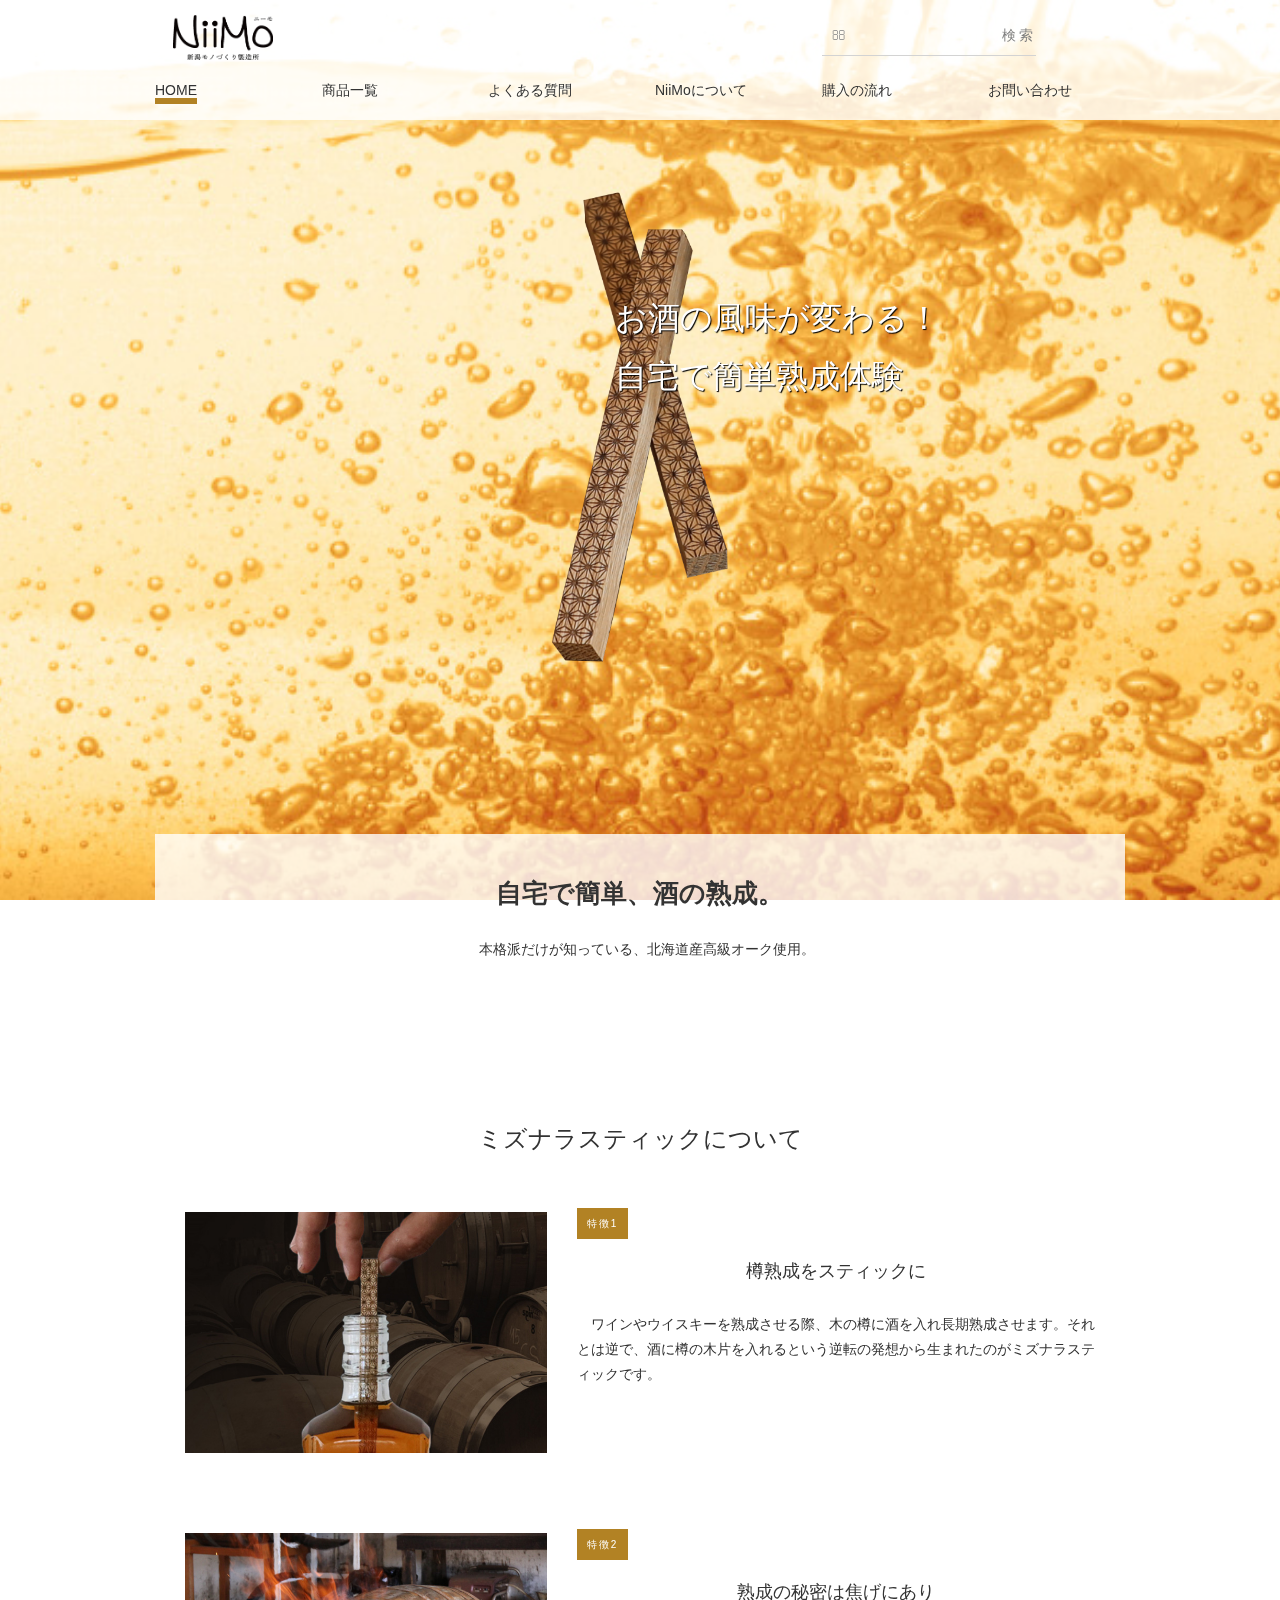
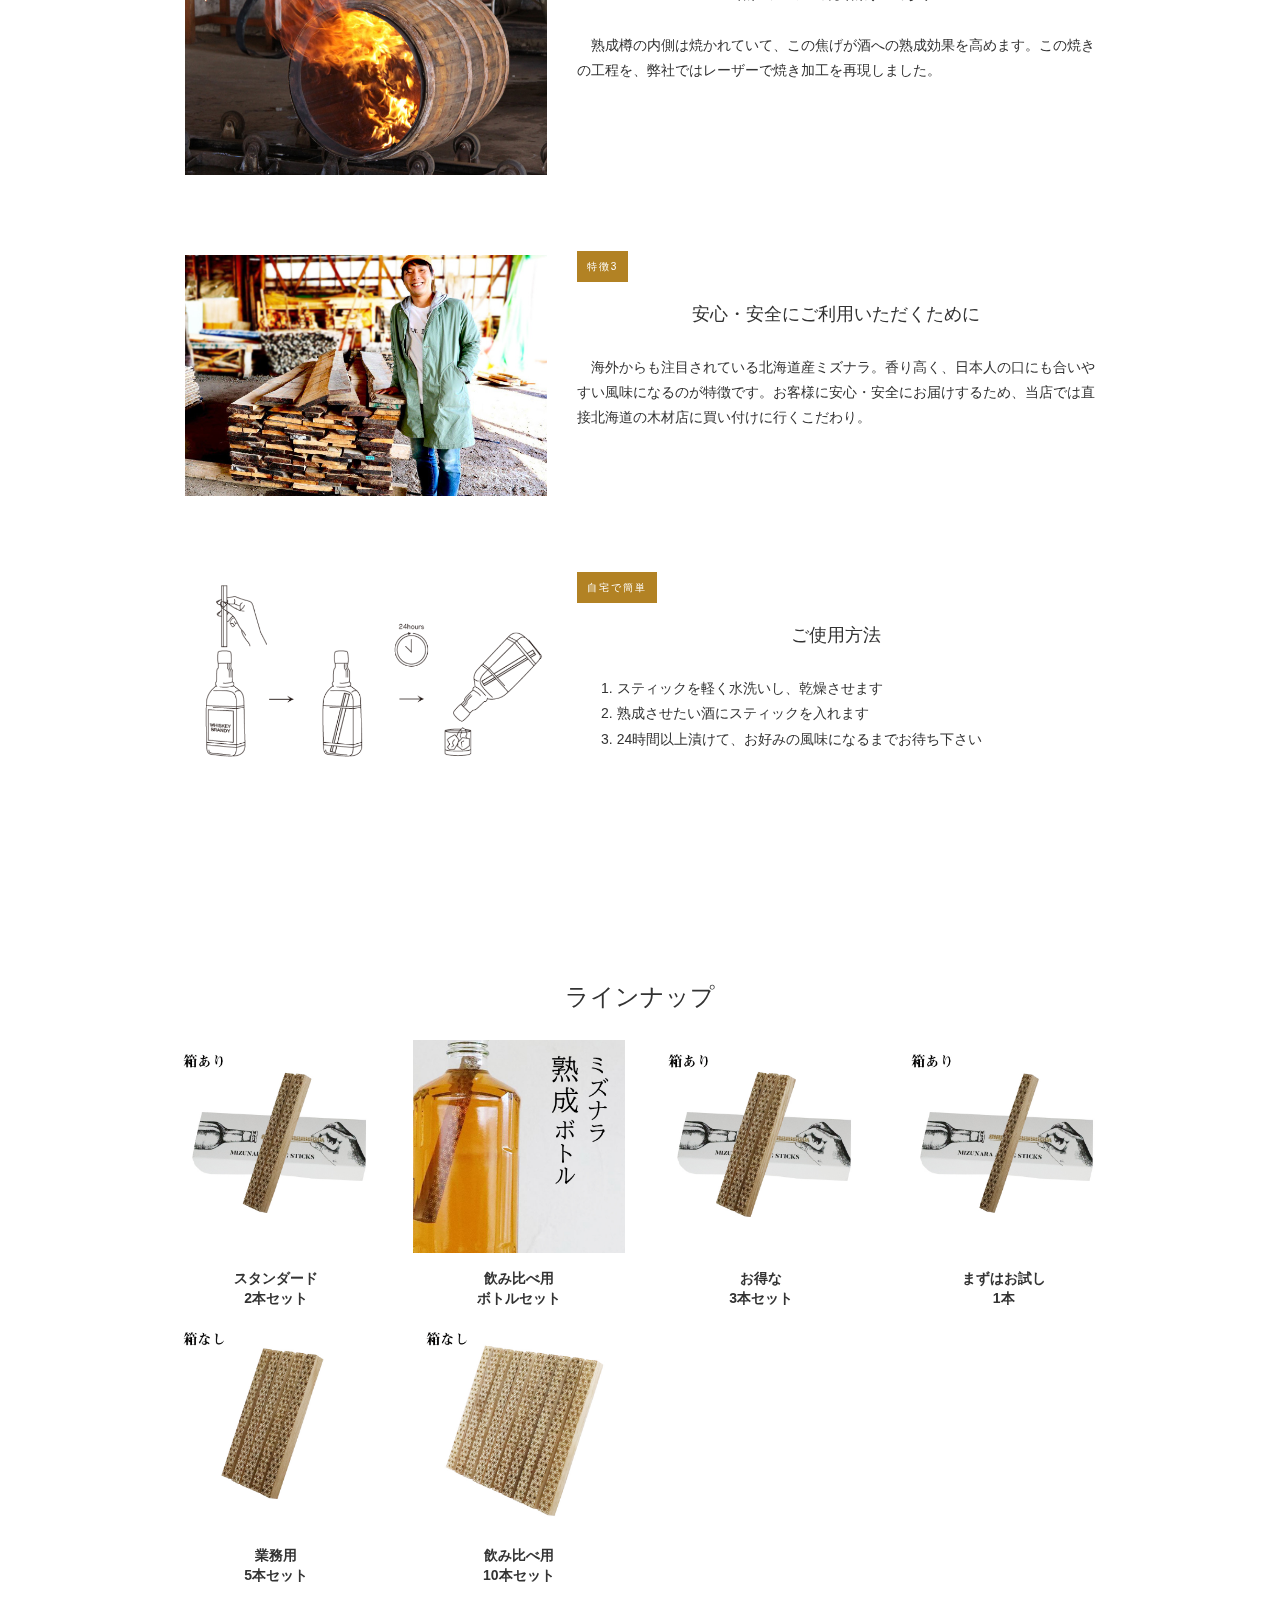
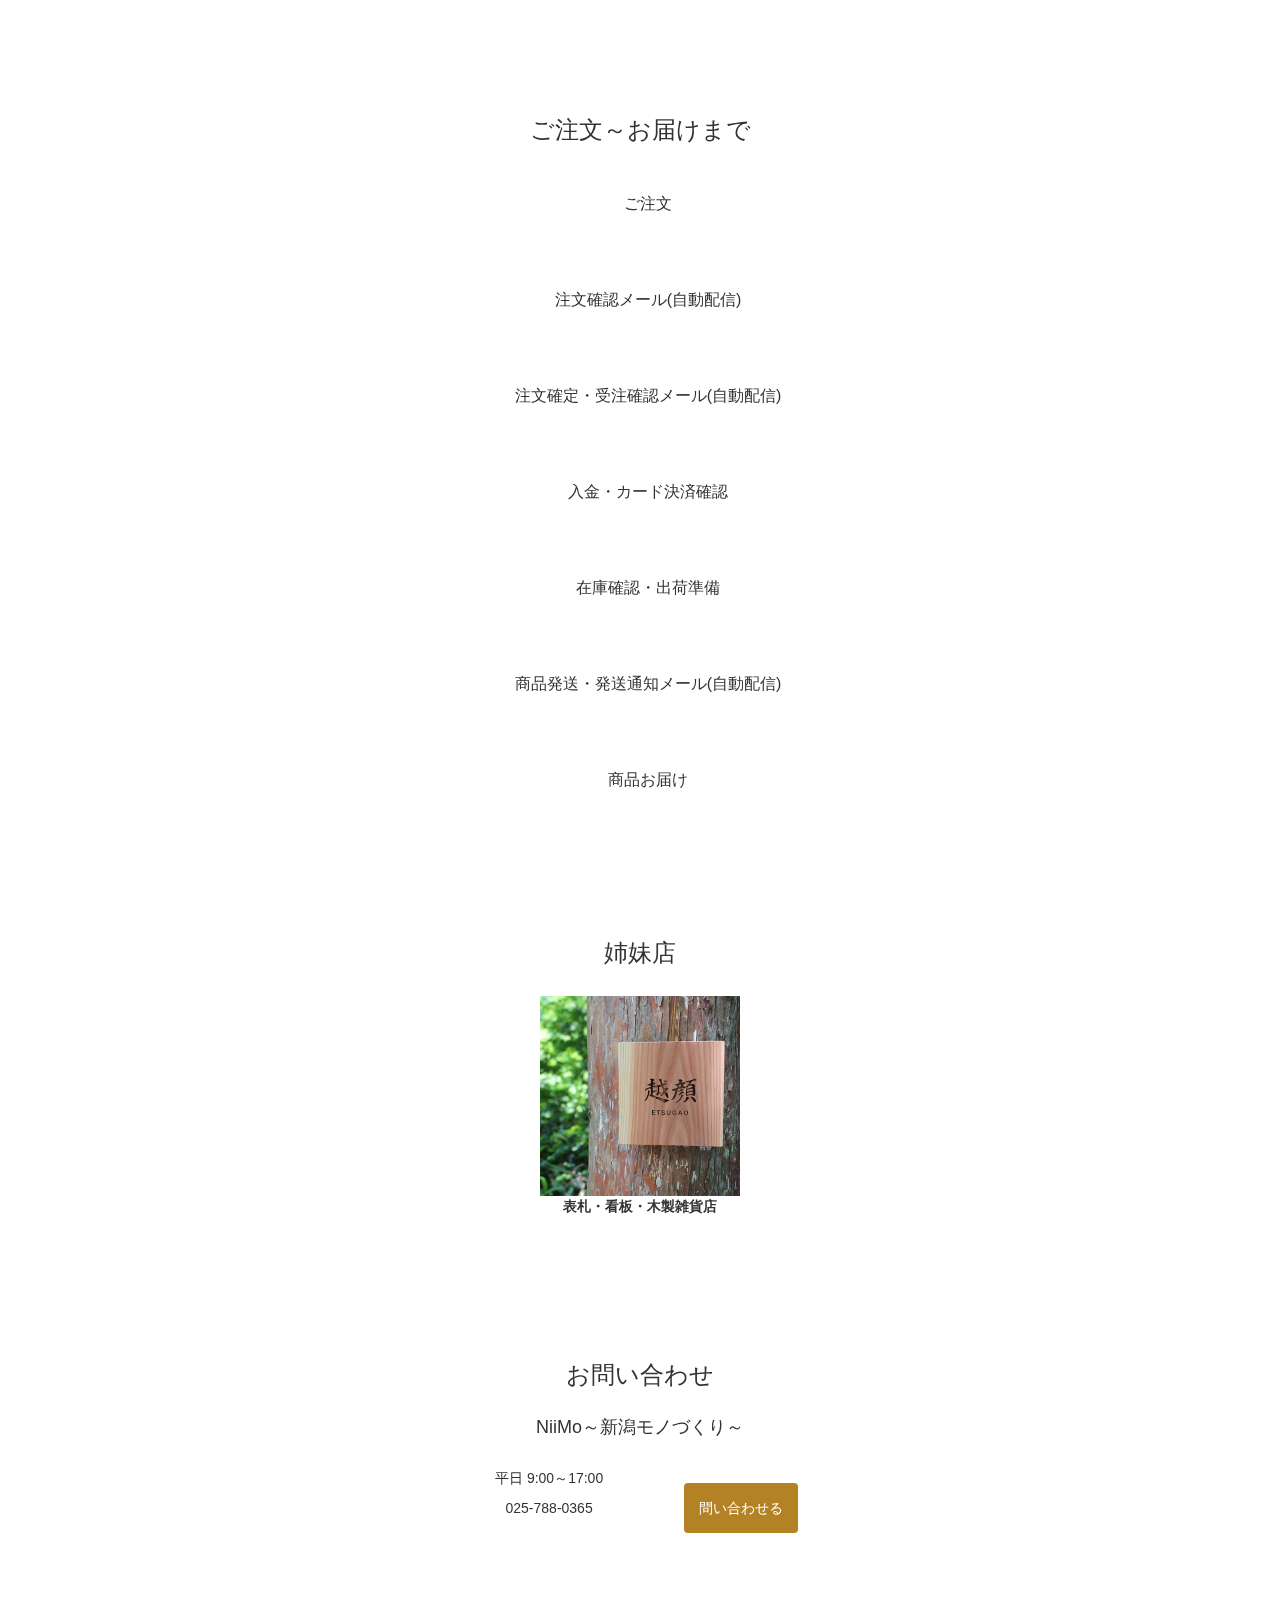
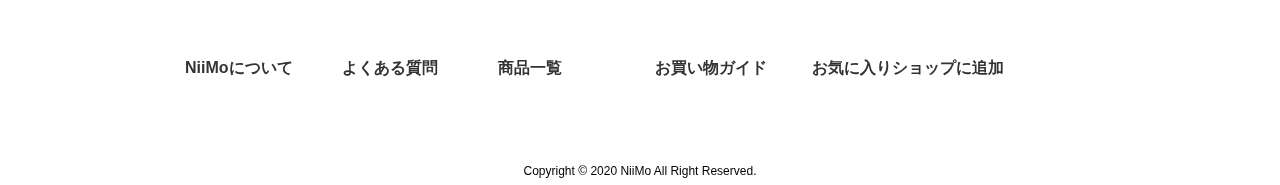
<file: index.html>
<!doctype html>
<html>
<head>
<meta charset="utf-8">
<meta name="viewport" content="width=device-width, initial-scale=1.0">
<title>ウイスキーを熟成するスティックや、看板・表札・案内板などの新商品を続々リリース！ | 新潟モノづくり製造所～NiiMo～</title>

<!-- Fontawesome -->
<link rel="stylesheet" href="https://use.fontawesome.com/releases/v5.3.1/css/all.css" integrity="sha384-mzrmE5qonljUremFsqc01SB46JvROS7bZs3IO2EmfFsd15uHvIt+Y8vEf7N7fWAU" crossorigin="anonymous">
<link href="https://maxcdn.bootstrapcdn.com/font-awesome/4.7.0/css/font-awesome.min.css" rel="stylesheet" >

<!-- favicon -->
<link rel="icon" href="img/favicon.ico" sizes="32x32">

<!-- bootstrap theme -->
<link rel="stylesheet" href="theme/white_pro-master/css/bootstrap.min.css">

<!-- my style -->
<link rel="stylesheet" href="css/base.css">
<link rel="stylesheet" href="css/top.css">

</head>

<body>

<!-- reaf mark -->
<svg width="0" height="0" viewBox="0, 0, 26, 26">
    <g id="reafmark">
      <path d="M13,6.1L7.4,0.6C6.7,0,5.7-0.2,4.9,0.2C4,0.5,3.5,1.4,3.5,2.3v13.9c0,0.9,0.4,1.8,1.1,2.5l6.9,6.7
		c0.9,0.9,2.3,0.9,3.2,0l6.9-6.7c0.7-0.7,1.1-1.5,1.1-2.5V2.3c0-0.9-0.6-1.8-1.4-2.1c-0.9-0.4-1.8-0.2-2.5,0.5L13,6.1z M19.3,15.8
		c0,0.3-0.1,0.6-0.4,0.8L13,22.4V10.6l1.1-1.1l4.2-4c0.2-0.2,0.4-0.2,0.6-0.1c0.2,0.1,0.4,0.3,0.4,0.5V15.8z"></path>
    </g>
</svg>

<!-- navigation for mobile -->
<nav class="mobile-header navbar navbar-default navbar-fixed-top container visible-xs">
  <div class="row">
    <div class="shoptitle col-xs-4">
      <a href="./">
        <img src="img/sp/logo.png" alt="">
      </a>
    </div>
  </div>
</nav>

<!-- navigation drawer for mobile -->
<div id="navArea" class="mobile-header visible-xs">
  <nav>
    <div class="inner">
      <ul>
        <li><a href="./"><i class="fas fa-home"></i>HOME</a></li>
        <li><a href="https://search.rakuten.co.jp/search/mall/?lang=ja&pref=tokyo&sid=381715"><i class="fas fa-list-ul"></i>商品一覧</a></li>
        <li><a href="content-page/qa.html"><i class="far fa-question-circle"></i>よくある質問</a></li>
        <li><a href="content-page/about-niimo.html"><i class="fas fa-image"></i>NiiMoについて</a></li>
        <li><a href="https://my.bookmark.rakuten.co.jp/shop/regist?shop_bid=381715&surl=niigata-monodukuri&sname=NiiMo&svid=205"><i class="far fa-star"></i>お気に入り店に登録</a></li>
        <li><a href="content-page/howtoorder.html"><svg class="i" viewBox="0, 0, 26, 26"><use xlink:href="#reafmark"></use></svg>お買い物ガイド</a></li>
        <li><a href="https://basket.step.rakuten.co.jp/rms/mall/bs/cartempty/?shop_bid=381715"><i class="fas fa-shopping-cart"></i>お買い物かご</a></li>
        <li><a href="https://ask.step.rakuten.co.jp/inquiry-form/?ms=500&shop_id=381715"><i class="far fa-envelope"></i>お問い合わせ</a></li>

        <li>
          <div class="searchbox">
            <div class="search">
            <form method="get" action="https://esearch.rakuten.co.jp/rms/sd/esearch/vc" accept-charset="EUC-JP">
              <div class="search">
                <input type="text" name="sitem" placeholder="検索"><input type="submit" value="&#xf002;" class="fas">
                <input type="hidden" name="f" value="A">
                <input type="hidden" name="sv" value="6">
                <input type="hidden" name="sid" value="381715">
                <input type="hidden" name="su" value="ep-naire">
                <input type="hidden" name="sn" value="NiiMo">
              </div>
            </form>
            </div>
          </div>
        </li>
      </ul>

    </div>
  </nav>
  <div class="navToggle">
    <span></span> <span></span> <span>MENU</span>
  </div>
</div>

<!-- navigation for pc -->
<nav class="pc-header navbar-fixed-top hidden-xs">
  <div class="pc-header-wrap">

    <div class="container">
      <div class="row">
        <div class="col-sm-2">
          <h1><a href="./"><img src="img/pc/niimo-logo2.png" alt=""></a></h1>
        </div>
        <div class="col-sm-6 dummy"></div>
        <div class="col-sm-4">
          <div class="searchbox">
            <div class="search">
              <form method="get" action="https://esearch.rakuten.co.jp/rms/sd/esearch/vc" accept-charset="EUC-JP">
                <div class="search">
                  <input type="submit" value="&#xf002;" class="fas"><input type="text" name="sitem" placeholder="検索">
                  <input type="hidden" name="f" value="A">
                  <input type="hidden" name="sv" value="6">
                  <input type="hidden" name="sid" value="381715">
                  <input type="hidden" name="su" value="ep-naire">
                  <input type="hidden" name="sn" value="NiiMo">
                </div>
              </form>
            </div>
          </div>
        </div>
      </div>
    </div>

    <div class="container links">
      <div class="row">
        <div class="col-sm-2"><a href="./"><span>HOME</span></a></div>
        <div class="col-sm-2"><a href="https://search.rakuten.co.jp/search/mall/?lang=ja&pref=tokyo&sid=381715">商品一覧</a></div>
        <div class="col-sm-2"><a href="content-page/qa.html">よくある質問</a></div>
        <div class="col-sm-2"><a href="content-page/about-niimo.html">NiiMoについて</a></div>
        <div class="col-sm-2"><a href="content-page/howtoorder.html">購入の流れ</a></div>
        <div class="col-sm-2"><a href="https://ask.step.rakuten.co.jp/inquiry-form/?ms=500&shop_id=381715">お問い合わせ</a></div>
      </div>
    </div>

  </div>
</nav>
<div class="pcheader-dummyspace hidden-xs"></div>

<div class="keyvisual">
  <div class="keyvisual-sp-wrapper visible-xs">
    <img class="img-responsive" src="img/sp/sticks.png" alt="">
    <img class="img-responsive scroll-arrow" src="img/sp/scroll.png" alt="">
    <p class="copy">お酒の風味が変わる！<br>自宅で簡単熟成体験</p>
  </div>
  <div class="keyvisual-pc-wrapper hidden-xs">
    <img class="img-responsive" src="img/sp/sticks.png" alt="">
    <p class="copy">お酒の風味が変わる！<br>自宅で簡単熟成体験</p>
  </div>
</div>

<div class="content-wrap">

<div class="catchcopy">
  <h2>自宅で簡単、酒の熟成。</h2>
  <p>本格派だけが知っている、北海道産高級オーク使用。</p>
</div>

<div class="about-stick">
  <h3>ミズナラスティックについて</h3>
  <div class="container">
    <div class="row">
      <div class="col-sm-5">
        <img src="img/sp/mizunara-in.jpg" alt="">
      </div>
      <div class="col-sm-7">
        <div class="hidden-xs"><span>特徴1</span></div>
        <h4 class="hidden-xs">樽熟成をスティックに</h4>
        <p>ワインやウイスキーを熟成させる際、木の樽に酒を入れ長期熟成させます。それとは逆で、酒に樽の木片を入れるという逆転の発想から生まれたのがミズナラスティックです。</p>
      </div>
    </div>
  </div>

  <div class="container">
    <div class="row">
      <div class="col-sm-5">
        <img src="img/sp/burn.jpg" alt="">
      </div>
      <div class="col-sm-7">
        <div class="hidden-xs"><span>特徴2</span></div>
        <h4 class="hidden-xs">熟成の秘密は焦げにあり</h4>
        <p>熟成樽の内側は焼かれていて、この焦げが酒への熟成効果を高めます。この焼きの工程を、弊社ではレーザーで焼き加工を再現しました。</p>
      </div>
    </div>
  </div>

  <div class="container">
    <div class="row">
      <div class="col-sm-5">
        <img src="img/sp/niimo-.jpg" alt="">
      </div>
      <div class="col-sm-7">
        <div class="hidden-xs"><span>特徴3</span></div>
        <h4 class="hidden-xs">安心・安全にご利用いただくために</h4>
        <p>海外からも注目されている北海道産ミズナラ。香り高く、日本人の口にも合いやすい風味になるのが特徴です。お客様に安心・安全にお届けするため、当店では直接北海道の木材店に買い付けに行くこだわり。</p>
      </div>
    </div>
  </div>

  <div class="container hidden-xs">
    <div class="row">
      <div class="col-sm-5">
        <img src="img/sp/usage.png" alt="">
      </div>
      <div class="col-sm-7">
        <div><span>自宅で簡単</span></div>
        <h4>ご使用方法</h4>
        <p>
          <ol>
            <li>スティックを軽く水洗いし、乾燥させます</li>
            <li>熟成させたい酒にスティックを入れます</li>
            <li>24時間以上漬けて、お好みの風味になるまでお待ち下さい</li>
          </ol>
        </p>
      </div>
    </div>
  </div>
</div>

<div class="howto visible-xs">
  <h3>ご使用方法</h3>
  <img src="img/sp/usage.png" alt="">
  <p>
    <ol>
      <li>スティックを軽く水洗いし、乾燥させます</li>
      <li>熟成させたい酒にスティックを入れます</li>
      <li>24時間以上漬けて、お好みの風味になるまでお待ち下さい</li>
    </ol>
  </p>
</div>

<div class="lineup">
  <h3>ラインナップ</h3>
  <div class="row">
    <a href="https://item.rakuten.co.jp/niigata-monodukuri/mizunara-sticks-2pcs/">
      <div class="col-xs-6 col-sm-4 col-md-3">
        <img src="img/sp/box-2pcs.jpg" alt="">
        <p>スタンダード<br>2本セット</p>
      </div>
    </a>

    <a href="https://item.rakuten.co.jp/niigata-monodukuri/mizunara-aging-bottle/">
      <div class="col-xs-6 col-sm-4 col-md-3">
        <img src="img/sp/bottle01.jpg" alt="">
        <p>飲み比べ用<br>ボトルセット</p>
      </div>
    </a>

    <a href="https://item.rakuten.co.jp/niigata-monodukuri/mizunara-sticks-3pcs/">
      <div class="col-xs-6 col-sm-4 col-md-3">
        <img src="img/sp/box-3pcs.jpg" alt="">
        <p>お得な<br>3本セット</p>
      </div>
    </a>

    <a href="https://item.rakuten.co.jp/niigata-monodukuri/mizunara-sticks-1pc/">
      <div class="col-xs-6 col-sm-4 col-md-3">
        <img src="img/sp/box-1pc.jpg" alt="">
        <p>まずはお試し<br>1本</p>
      </div>
    </a>

    <a href="https://item.rakuten.co.jp/niigata-monodukuri/mizunara-sticks-eco-5pcs/">
      <div class="col-xs-6 col-sm-4 col-md-3">
        <img src="img/sp/eco-5pcs.jpg" alt="">
        <p>業務用<br>5本セット</p>
      </div>
    </a>

    <a href="https://item.rakuten.co.jp/niigata-monodukuri/mizunara-sticks-eco-10pcs/">
      <div class="col-xs-6 col-sm-4 col-md-3">
        <img src="img/sp/eco-10pcs.jpg" alt="">
        <p>飲み比べ用<br>10本セット</p>
      </div>
    </a>

  </div>
</div>

<div id="shopping-flow">
  <h3>ご注文～お届けまで</h3>
  <p>ご注文</p>
  <i class="fas fa-sort-down"></i>
  <p>注文確認メール(自動配信)</p>
  <i class="fas fa-sort-down"></i>
  <p>注文確定・受注確認メール(自動配信)</p>
  <i class="fas fa-sort-down"></i>
  <p>入金・カード決済確認</p>
  <i class="fas fa-sort-down"></i>
  <p>在庫確認・出荷準備</p>
  <i class="fas fa-sort-down"></i>
  <p>商品発送・発送通知メール(自動配信)</p>
  <i class="fas fa-sort-down"></i>
  <p>商品お届け</p>
</div>

<div class="other-shop">
  <h3>姉妹店</h3>
  <div class="item">
    <a href="https://www.rakuten.ne.jp/gold/ep-naire/"><img src="img/sp/shop-hyousatsu.jpg" alt=""></a>
    <p>表札・看板・木製雑貨店</p>
  </div>
</div>

<div id="whats-niimo" class="visible-xs">
  <h2>NiiMoとは</h2>
  <img src="img/sp/whats.png" alt="">
  <p>
    こんにちは！
    <ruby><rb>新</rb><rp>(</rp><rt>Nii</rt><rp>)</rp></ruby>
    潟
    <ruby><rb>モ</rb><rp>(</rp><rt>Mo</rt><rp>)</rp></ruby>
    ノづくり、略して
    <ruby><rb>NiiMo</rb><rp>(</rp><rt>ニーモ</rt><rp>)</rp></ruby>
    です！
    私たちは新潟県南魚沼市という、お米と雪が有名な 地域の小さな会社です。
  </p>
  <p>当店では主に、現在利用されなくなった
    <ruby><rb>旧薪炭林</rb><rp>(</rp><rt>きゅうしんたんりん</rt><rp>)</rp></ruby>
    （薪や墨の原料となる木材を採取する 為の森林）のブナを有効活用し、地域の活性化に 役立てています。</p>
    <p>国内で出回っている木材の約８割が輸入材という 事実を知り、国内産の木材の魅力と林業の現状を より多くの方々に認知していただきたいという 想いで、製品作りに取り組んでいます。</p>
  </p>
</div>

</div> <!-- .content-wrap -->

<footer>
  <div class="contact">
    <div class="row whitebox">
      <h3>お問い合わせ</h3>
      <h4>NiiMo～新潟モノづくり～</h4>
      <div class="col-xs-7">
        <p><i class="far fa-clock"></i>平日&nbsp;9:00～17:00</p>
        <p><i class="fas fa-phone"></i>025-788-0365</p>
      </div>
      <div class="col-xs-5">
        <a href="https://ask.step.rakuten.co.jp/inquiry-form/?ms=500&shop_id=381715">
          <button class="btn btn-success">問い合わせる</button>
        </a>
      </div>
    </div>
  </div>

  <div class="container">
    <div class="row">
      <div class="col-xs-6 col-sm-4 col-md-2"><a href="content-page/about-niimo.html">NiiMoについて</a></div>
      <div class="col-xs-6 col-sm-4 col-md-2"><a href="content-page/qa.html">よくある質問</a></div>
      <div class="col-xs-6 col-sm-4 col-md-2"><a href="https://search.rakuten.co.jp/search/mall/?lang=ja&pref=tokyo&sid=381715">商品一覧</a></div>
      <div class="col-xs-6 col-sm-4 col-md-2"><a href="content-page/howtoorder.html">お買い物ガイド</a></div>
      <div class="col-xs-10 col-sm-8 col-md-4"><a href="https://my.bookmark.rakuten.co.jp/shop/regist?shop_bid=381715&surl=niigata-monodukuri&sname=NiiMo&svid=205">お気に入りショップに追加</a></div>
    </div>
  </div>

  <div class="copyright">
    <p>Copyright &copy; 2020 NiiMo All Right Reserved.</p>
  </div>
</footer>

<!-- bootstrap theme -->
<script src="https://code.jquery.com/jquery-3.4.1.slim.min.js" integrity="sha384-J6qa4849blE2+poT4WnyKhv5vZF5SrPo0iEjwBvKU7imGFAV0wwj1yYfoRSJoZ+n" crossorigin="anonymous"></script>
<script src="https://cdn.jsdelivr.net/npm/popper.js@1.16.0/dist/umd/popper.min.js" integrity="sha384-Q6E9RHvbIyZFJoft+2mJbHaEWldlvI9IOYy5n3zV9zzTtmI3UksdQRVvoxMfooAo" crossorigin="anonymous"></script>
<script src="theme/white_pro-master/js/bootstrap.min.js"></script>

<!-- hamburger navigation -->
<script src="js/nav.js"></script>
</body>
</html>
</file>
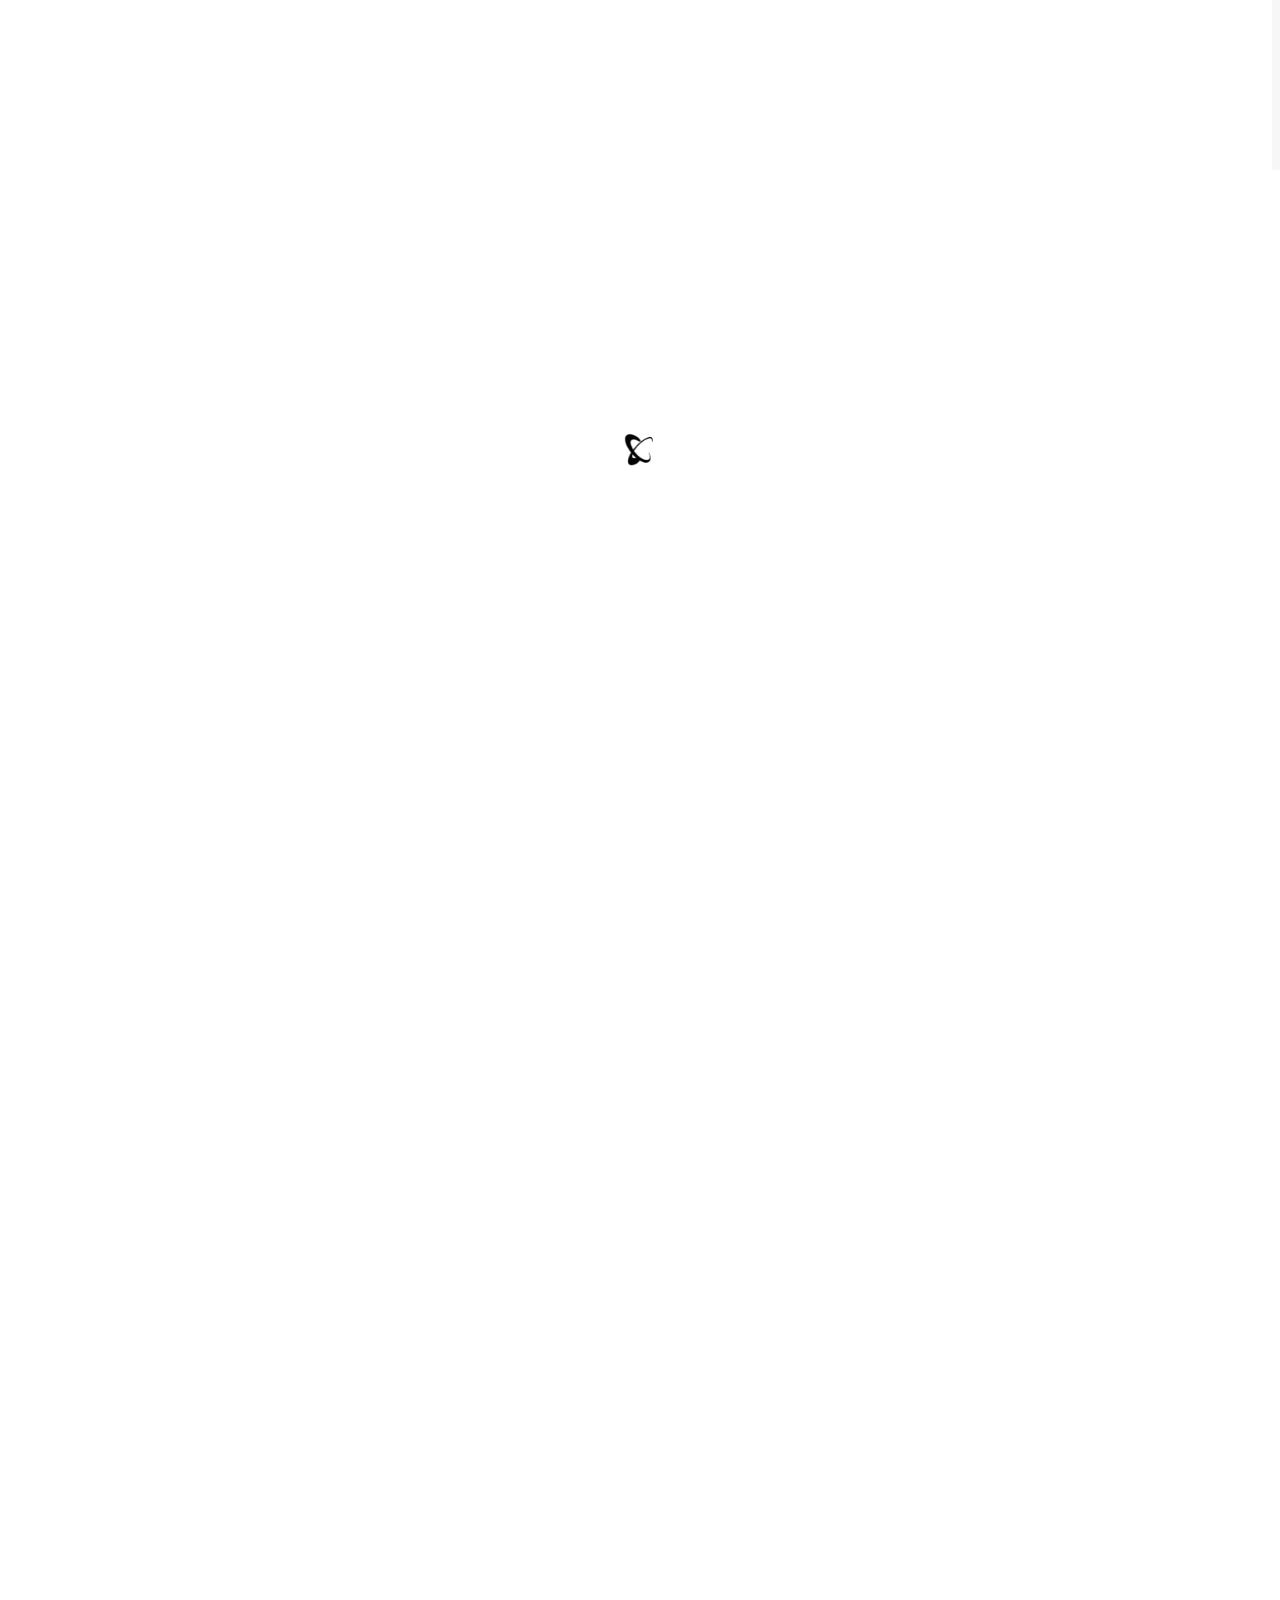
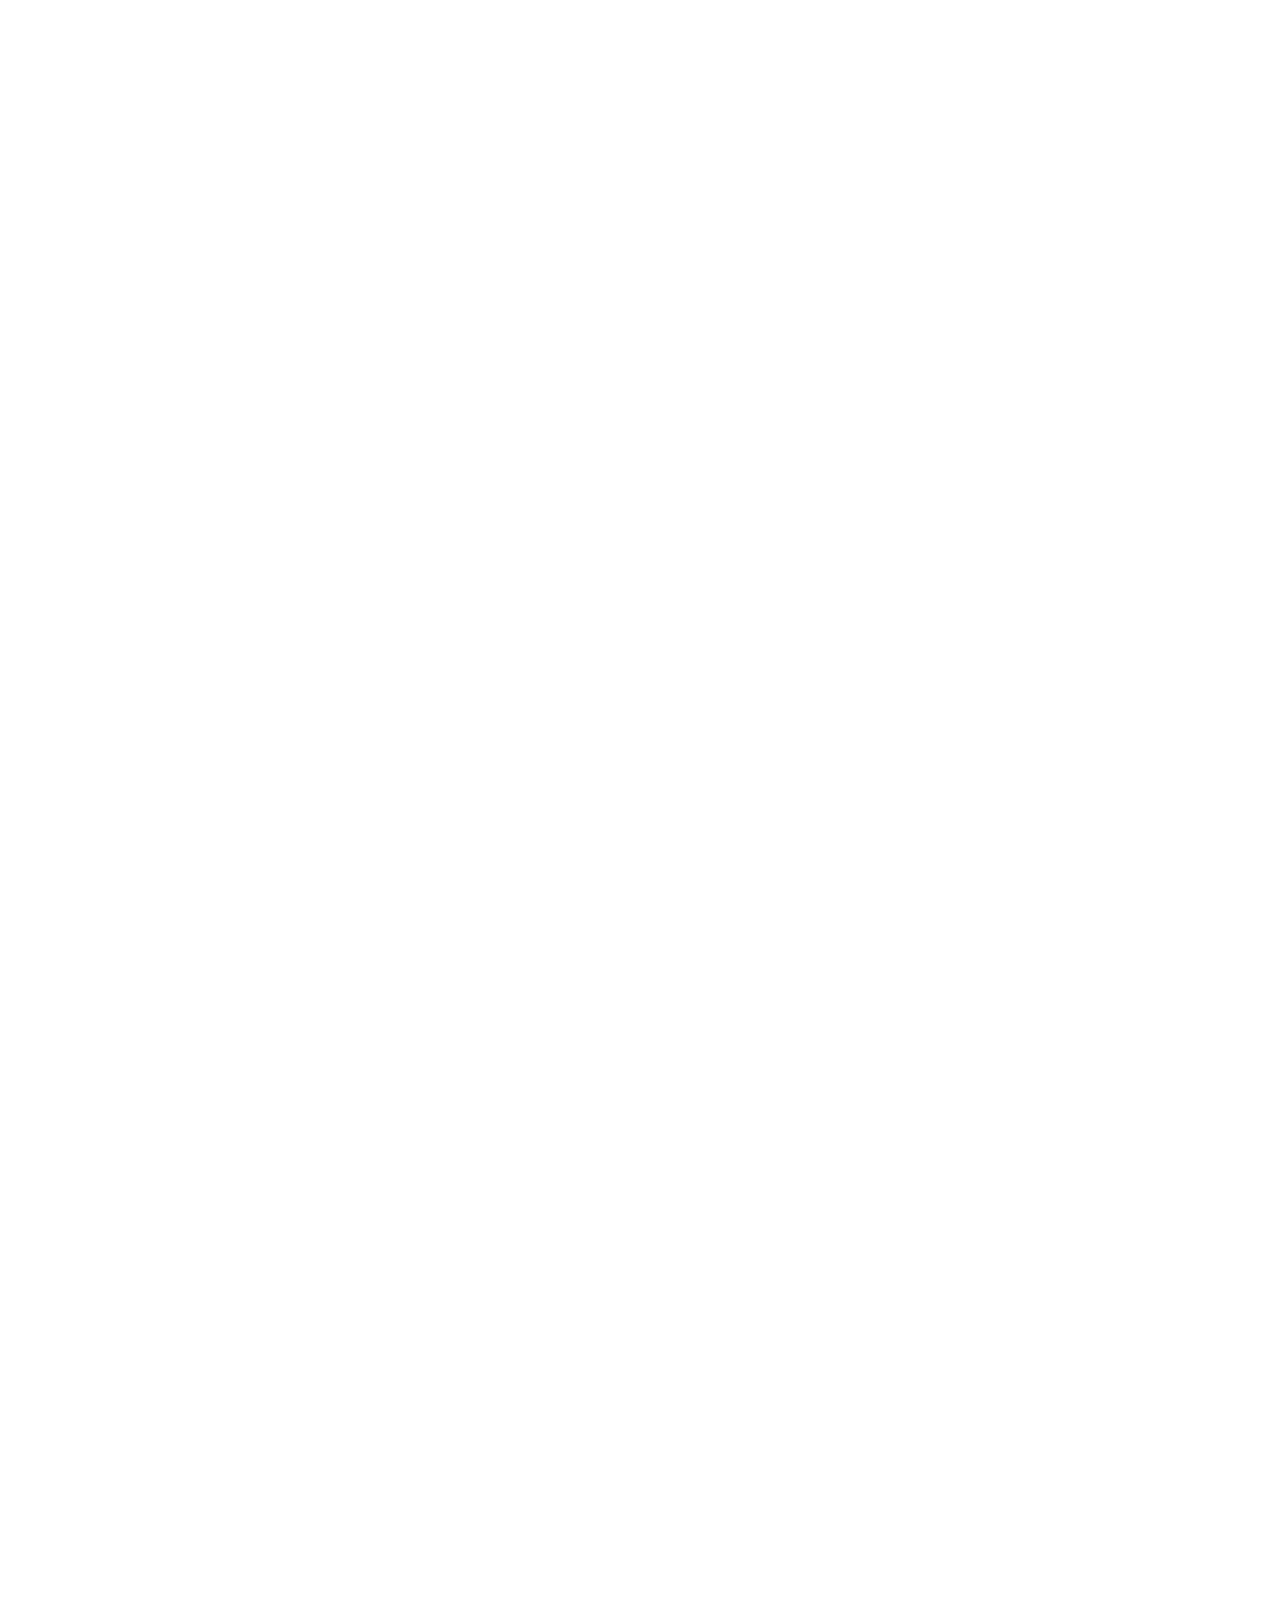
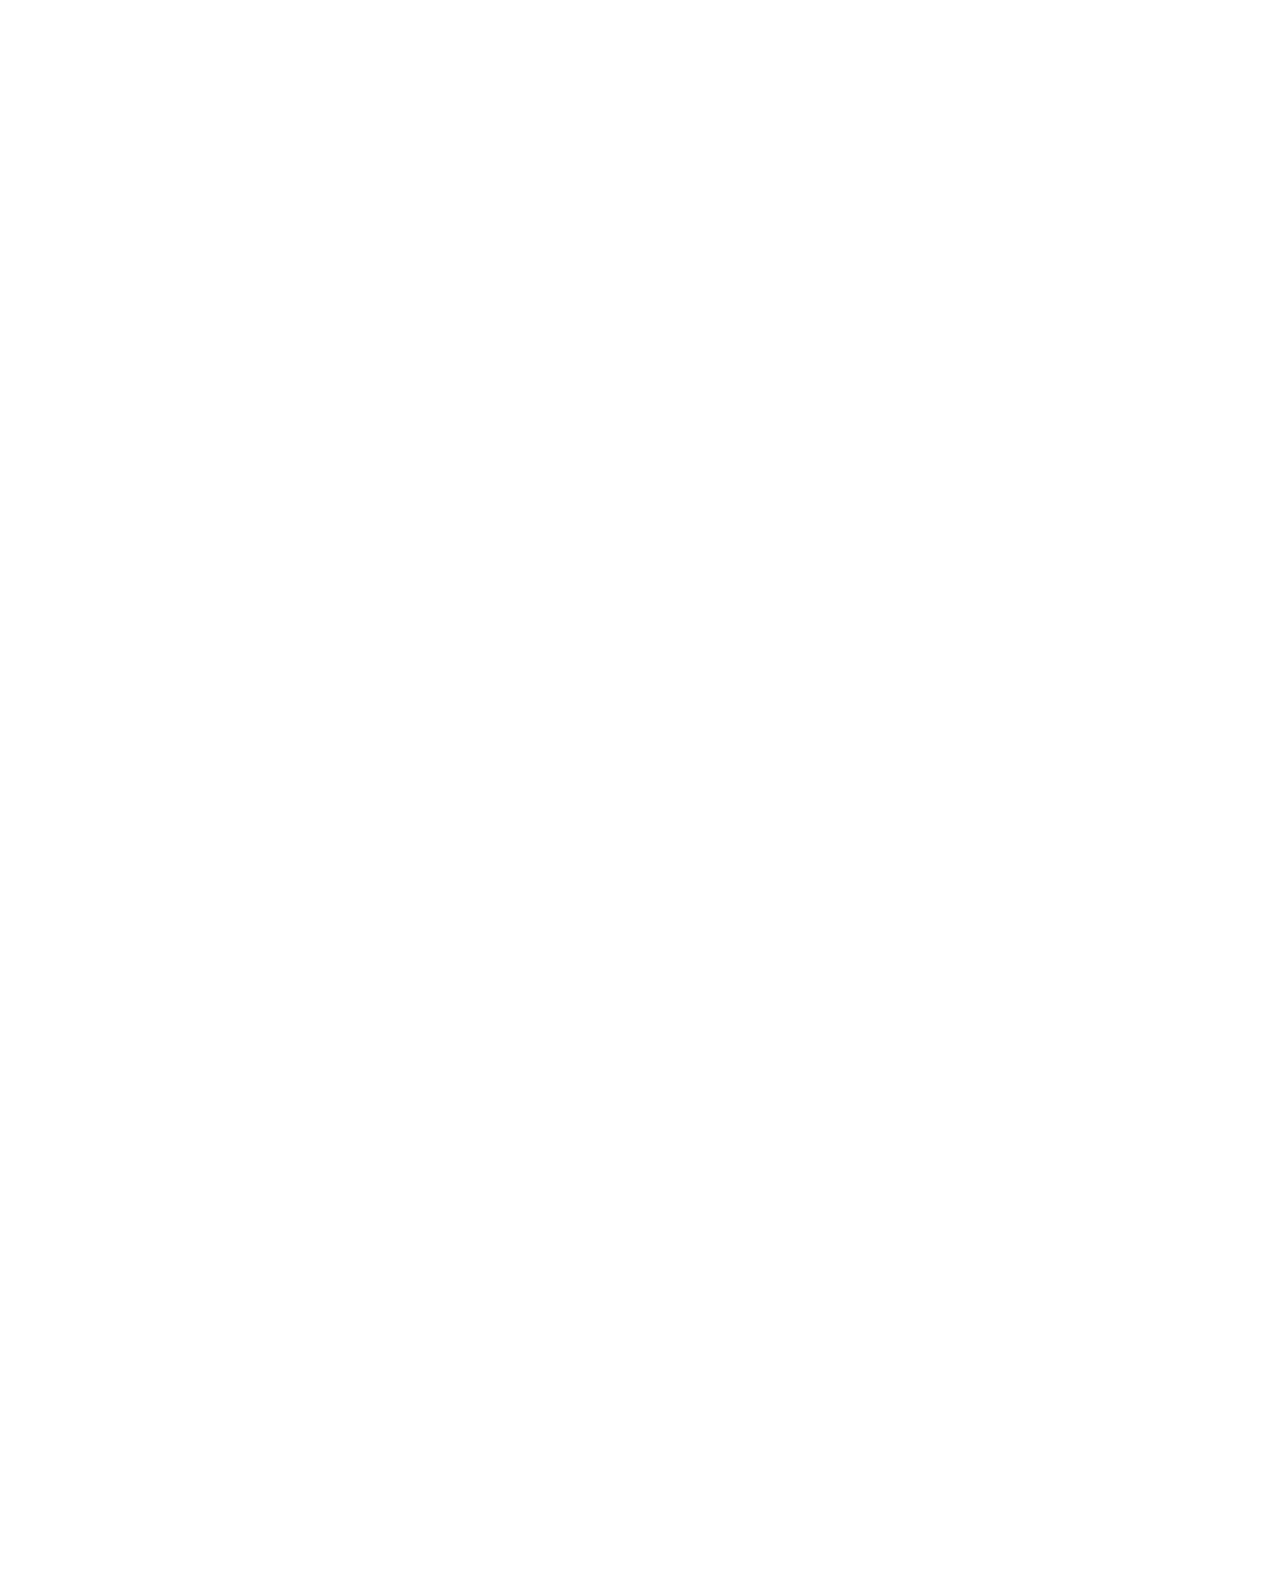
<file: theme/white_pro-master/index.html>
<!DOCTYPE html>
<html lang="en">
<head>
	
	<meta charset="utf-8">
	<title>White | responsive bootstrap3 html5 one page template</title>
    <meta name="viewport" content="width=device-width, initial-scale=1.0">
	<meta name="description" content="">
	<meta name="author" content="">
	
	<link rel="shortcut icon" href="images/favicon.ico">
    
	<!-- CSS -->
	<link href="css/bootstrap.min.css" rel="stylesheet" type="text/css" />
	<link href="css/flexslider.css" rel="stylesheet" type="text/css" />
	<link href="css/prettyPhoto.css" rel="stylesheet" type="text/css" />
	<link href="css/animate.css" rel="stylesheet" type="text/css" media="all" />
    <link href="css/owl.carousel.css" rel="stylesheet">
	<link href="css/style.css" rel="stylesheet" type="text/css" />
    
	<!-- FONTS -->
	<link href='http://fonts.googleapis.com/css?family=Roboto:400,100,100italic,300,300italic,400italic,500italic,700,500,700italic,900,900italic' rel='stylesheet' type='text/css'>
	<link href="http://netdna.bootstrapcdn.com/font-awesome/4.0.3/css/font-awesome.css" rel="stylesheet">	
    
	<!-- SCRIPTS -->
	<!--[if IE]><script src="http://html5shiv.googlecode.com/svn/trunk/html5.js"></script><![endif]-->
    <!--[if IE]><html class="ie" lang="en"> <![endif]-->
	
	<script src="js/jquery.min.js" type="text/javascript"></script>
	<script src="js/bootstrap.min.js" type="text/javascript"></script>
	<script src="js/jquery.prettyPhoto.js" type="text/javascript"></script>
	<script src="js/jquery.nicescroll.min.js" type="text/javascript"></script>
	<script src="js/superfish.min.js" type="text/javascript"></script>
	<script src="js/jquery.flexslider-min.js" type="text/javascript"></script>
	<script src="js/owl.carousel.js" type="text/javascript"></script>
	<script src="js/animate.js" type="text/javascript"></script>
	<script src="js/jquery.BlackAndWhite.js"></script>
	<script src="js/myscript.js" type="text/javascript"></script>
	<script>
		
		//PrettyPhoto
		jQuery(document).ready(function() {
			$("a[rel^='prettyPhoto']").prettyPhoto();
		});
		
		//BlackAndWhite
		$(window).load(function(){
			$('.client_img').BlackAndWhite({
				hoverEffect : true, // default true
				// set the path to BnWWorker.js for a superfast implementation
				webworkerPath : false,
				// for the images with a fluid width and height 
				responsive:true,
				// to invert the hover effect
				invertHoverEffect: false,
				// this option works only on the modern browsers ( on IE lower than 9 it remains always 1)
				intensity:1,
				speed: { //this property could also be just speed: value for both fadeIn and fadeOut
					fadeIn: 300, // 200ms for fadeIn animations
					fadeOut: 300 // 800ms for fadeOut animations
				},
				onImageReady:function(img) {
					// this callback gets executed anytime an image is converted
				}
			});
		});
		
	</script>
	
</head>
<body>

<!-- PRELOADER -->
<img id="preloader" src="images/preloader.gif" alt="" />
<!-- //PRELOADER -->
<div class="preloader_hide">

	<!-- PAGE -->
	<div id="page">
	
		<!-- HEADER -->
		<header>
			
			<!-- MENU BLOCK -->
			<div class="menu_block">
			
				<!-- CONTAINER -->
				<div class="container clearfix">
					
					<!-- LOGO -->
					<div class="logo pull-left">
						<a href="index.html" ><span class="b1">w</span><span class="b2">h</span><span class="b3">i</span><span class="b4">t</span><span class="b5">e</span></a>
					</div><!-- //LOGO -->
					
					<!-- SEARCH FORM -->
					<div id="search-form" class="pull-right">
						<form method="get" action="https://search.rakuten.co.jp/search/mall/?lang=ja&pref=tokyo&sid=381715">
							<input type="text" name="Search" value="Search" onFocus="if (this.value == 'Search') this.value = '';" onBlur="if (this.value == '') this.value = 'Search';" />
						</form>
					</div><!-- SEARCH FORM -->
					
					<!-- MENU -->
					<div class="pull-right">
						<nav class="navmenu center">
							<ul>
								<li class="first active scroll_btn"><a href="#home" >Home</a></li>
								<li class="scroll_btn"><a href="#about" >About Us</a></li>
								<li class="scroll_btn"><a href="#projects" >Projects</a></li>
								<li class="scroll_btn"><a href="#team" >Team</a></li>
								<li class="scroll_btn"><a href="#news" >News</a></li>
								<li class="scroll_btn last"><a href="#contacts" >Contacts</a></li>
								<li class="sub-menu">
									<a href="javascript:void(0);" >Pages</a>
									<ul>
										<li><a href="blog.html" >Blog</a></li>
										<li><a href="blog-post.html" >Blog Post</a></li>
										<li><a href="portfolio-post.html" >Portfolio Single Work</a></li>
									</ul>
								</li>
							</ul>
						</nav>
					</div><!-- //MENU -->
				</div><!-- //MENU BLOCK -->
			</div><!-- //CONTAINER -->
		</header><!-- //HEADER -->
		
		
		<!-- HOME -->
		<section id="home" class="padbot0">
				
			<!-- TOP SLIDER -->
			<div class="flexslider top_slider">
				<ul class="slides">
					<li class="slide1">
						<div class="flex_caption1">
							<p class="title1 captionDelay2 FromTop">Creative</p>
							<p class="title2 captionDelay4 FromTop">White</p>
							<p class="title3 captionDelay6 FromTop">Templates</p>
							<p class="title4 captionDelay7 FromBottom">The template is suitable for any company and the direction that appreciates style, purity and quality of the web site.</p>
						</div>
						<a class="slide_btn FromRight" href="javascript:void(0);" >Read More</a>
					<li class="slide2">
						<div class="flex_caption1">
							<p class="title1 captionDelay6 FromLeft">Responsive</p>
							<p class="title2 captionDelay4 FromLeft">Design</p>
							<p class="title3 captionDelay2 FromLeft">Theme</p>
							<p class="title4 captionDelay7 FromLeft">The template is suitable for any company and the direction that appreciates style, purity and quality of the web site.</p>
						</div>
						<a class="slide_btn FromRight" href="javascript:void(0);" >Read More</a>
					</li>
					<li class="slide3">
						<div class="flex_caption1">
							<p class="title1 captionDelay1 FromBottom">Amazing</p>
							<p class="title2 captionDelay2 FromBottom">Video</p>
							<p class="title3 captionDelay3 FromBottom">Background</p>
							<p class="title4 captionDelay5 FromBottom">The template is suitable for any company and the direction that appreciates style, purity and quality of the web site.</p>
						</div>
						<a class="slide_btn FromRight" href="javascript:void(0);" >Read More</a>
						
						<!-- VIDEO BACKGROUND -->
						<a id="P2" class="player" data-property="{videoURL:'tDvBwPzJ7dY',containment:'.top_slider .slide3',autoPlay:true, mute:true, startAt:0, opacity:1}" ></a>
						<!-- //VIDEO BACKGROUND -->
					</li>
				</ul>
			</div>
			<div id="carousel">
				<ul class="slides">
					<li><img src="images/slider/slide1_bg.jpg" alt="" /></li>
					<li><img src="images/slider/slide2_bg.jpg" alt="" /></li>
					<li><img src="images/slider/slide3_bg.jpg" alt="" /></li>
				</ul>
			</div><!-- //TOP SLIDER -->
		</section><!-- //HOME -->
		
		
		<!-- ABOUT -->
		<section id="about">
			
			<!-- SERVICES -->
			<div class="services_block padbot40" data-appear-top-offset="-200" data-animated="fadeInUp">
				
				<!-- CONTAINER -->
				<div class="container">
				
					<!-- ROW -->
					<div class="row">
						<div class="col-lg-3 col-md-3 col-sm-6 col-xs-6 col-ss-12 margbot30">
							<a class="services_item" href="javascript:void(0);" >
								<p><b>Easy</b> Customize</p>
								<span>Quality and very comfortable design, does not hurt the eyes and pleasant to use.</span>
							</a>
						</div>
						<div class="col-lg-3 col-md-3 col-sm-6 col-xs-6 col-ss-12 margbot30">
							<a class="services_item" href="javascript:void(0);" >
								<p><b>Modern</b> Design</p>
								<span>Quality and unique design that meets all the requirements and trends of modern web design.</span>
							</a>
						</div>
						<div class="col-lg-3 col-md-3 col-sm-6 col-xs-6 col-ss-12 margbot30">
							<a class="services_item" href="javascript:void(0);" >
								<p><b>Responsive</b> Design</p>
								<span>Design that will be equally beautifully displayed on all your devices, tablet, smartphone or computer.</span>
							</a>
						</div>
						<div class="col-lg-3 col-md-3 col-sm-6 col-xs-6 col-ss-12 margbot30">
							<a class="services_item" href="javascript:void(0);" >
								<p><b>Free</b> Updates & Support</p>
								<span>Hour and great support template. You can always ask a question and we will help you.</span>
							</a>
						</div>
					</div><!-- //ROW -->
				</div><!-- //CONTAINER -->
			</div><!-- //SERVICES -->
			
			<!-- CLEAN CODE -->
			<div class="cleancode_block">
				
				<!-- CONTAINER -->
				<div class="container" data-appear-top-offset="-200" data-animated="fadeInUp">
					
					<!-- CASTOM TAB -->
					<div id="myTabContent" class="tab-content">
						<div class="tab-pane fade in active clearfix" id="tab1">
							<p class="title"><b>Clean</b> Code</p>
							<span>We tried to make very high-quality product and so our code is very neat and clean. Whatever anyone could improve and modify the template to your liking.</span>
						</div>
						<div class="tab-pane fade clearfix" id="tab2">
							<p class="title"><b>Technical</b> Support</p>
							<span>We tried to make very high-quality product and so our code is very neat and clean. Whatever anyone could improve and modify the template to your liking.</span>
						</div>
						<div class="tab-pane fade clearfix" id="tab3">
							<p class="title"><b>Responsive</b></p>
							<span>We tried to make very high-quality product and so our code is very neat and clean. Whatever anyone could improve and modify the template to your liking.</span>
						</div>
						<div class="tab-pane fade clearfix" id="tab4">
							<p class="title"><b>Documentation</b></p>
							<span>We tried to make very high-quality product and so our code is very neat and clean. Whatever anyone could improve and modify the template to your liking.</span>
						</div>
						<div class="tab-pane fade clearfix" id="tab5">
							<p class="title"><b>Quality</b></p>
							<span>We tried to make very high-quality product and so our code is very neat and clean. Whatever anyone could improve and modify the template to your liking.</span>
						</div>
						<div class="tab-pane fade clearfix" id="tab6">
							<p class="title"><b>Support</b></p>
							<span>We tried to make very high-quality product and so our code is very neat and clean. Whatever anyone could improve and modify the template to your liking.</span>
						</div>
					</div>
					<ul id="myTab" class="nav nav-tabs">
						<li class="active"><a class="i1" href="#tab1" data-toggle="tab" ><i></i><span>Clean Code</span></a></li>
						<li><a class="i2" href="#tab2" data-toggle="tab" ><i></i><span>Support</span></a></li>
						<li><a class="i3" href="#tab3" data-toggle="tab" ><i></i><span>Responsive</span></a></li>
						<li><a class="i4" href="#tab4" data-toggle="tab" ><i></i><span>Documentation</span></a></li>
						<li><a class="i5" href="#tab5" data-toggle="tab" ><i></i><span>Quality</span></a></li>
						<li><a class="i6" href="#tab6" data-toggle="tab" ><i></i><span>Support</span></a></li>
					</ul><!-- CASTOM TAB -->
				</div><!-- //CONTAINER -->
			</div><!-- //CLEAN CODE -->
			
			<!-- MULTI PURPOSE -->
			<div class="purpose_block">
				
				<!-- CONTAINER -->
				<div class="container">
					
					<!-- ROW -->
					<div class="row">
					
						<div class="col-lg-7 col-md-7 col-sm-7" data-appear-top-offset="-200" data-animated="fadeInLeft">
							<h2><b>Multi-purpose</b> WordPress Theme</h2>
							<p>We tried to make very high-quality product and so our code is very neat and clean. Whatever anyone could improve and modify the template to your liking.</p>
							<p>Sed ut perspiciatis unde omnis iste natus error sit voluptatem accusantium doloremque laudantium, totam rem aperiam, eaque ipsa quae ab illo inventore veritatis et quasi architecto beatae vitae dicta sunt explicabo.</p>
							<a class="btn btn-active" href="javascript:void(0);" ><span data-hover="Yes I want it">Byu This theme</span></a>
							<a class="btn" href="javascript:void(0);" >View more templates</a>
						</div>
						
						<div class="col-lg-5 col-md-5 col-sm-5 ipad_img_in" data-appear-top-offset="-200" data-animated="fadeInRight">
							<img class="ipad_img1" src="images/img1.png" alt="" />
						</div>
					</div><!-- //ROW -->
				</div><!-- //CONTAINER -->
			</div><!-- //MULTI PURPOSE -->
		</section><!-- //ABOUT -->
		
		
		<!-- PROJECTS -->
		<section id="projects" class="padbot20">
		
			<!-- CONTAINER -->
			<div class="container">
				<h2><b>Featured</b> Works</h2>
			</div><!-- //CONTAINER -->
			
				
			<div class="projects-wrapper" data-appear-top-offset="-200" data-animated="fadeInUp">
				<!-- PROJECTS SLIDER -->
				<div class="owl-demo owl-carousel projects_slider">
					
					<!-- work1 -->
					<div class="item">
						<div class="work_item">
							<div class="work_img">
								<img src="images/works/1.jpg" alt="" />
								<a class="zoom" href="images/works/1.jpg" rel="prettyPhoto[portfolio1]" ></a>
							</div>
							<div class="work_description">
								<div class="work_descr_cont">
									<a href="portfolio-post.html" >Ginger Beast</a>
									<span>17 March, 2041</span>
								</div>
							</div>
						</div>
					</div><!-- //work1 -->
					
					<!-- work2 -->
					<div class="item">
						<div class="work_item">
							<div class="work_img">
								<img src="images/works/2.jpg" alt="" />
								<a class="zoom" href="images/works/2.jpg" rel="prettyPhoto[portfolio1]" ></a>
							</div>
							<div class="work_description">
								<div class="work_descr_cont">
									<a href="portfolio-post.html" >Ginger Beast</a>
									<span>17 March, 2041</span>
								</div>
							</div>
						</div>
					</div><!-- //work2 -->
					
					<!-- work3 -->
					<div class="item">
						<div class="work_item">
							<div class="work_img">
								<img src="images/works/3.jpg" alt="" />
								<a class="zoom" href="images/works/3.jpg" rel="prettyPhoto[portfolio1]" ></a>
							</div>
							<div class="work_description">
								<div class="work_descr_cont">
									<a href="portfolio-post.html" >Ginger Beast</a>
									<span>17 March, 2041</span>
								</div>
							</div>
						</div>
					</div><!-- //work3 -->
					
					<!-- work4 -->
					<div class="item">
						<div class="work_item">
							<div class="work_img">
								<img src="images/works/4.jpg" alt="" />
								<a class="zoom" href="images/works/4.jpg" rel="prettyPhoto[portfolio1]" ></a>
							</div>
							<div class="work_description">
								<div class="work_descr_cont">
									<a href="portfolio-post.html" >Ginger Beast</a>
									<span>17 March, 2041</span>
								</div>
							</div>
						</div>
					</div><!-- //work4 -->
					
					<!-- work5 -->
					<div class="item">
						<div class="work_item">
							<div class="work_img">
								<img src="images/works/5.jpg" alt="" />
								<a class="zoom" href="images/works/5.jpg" rel="prettyPhoto[portfolio1]" ></a>
							</div>
							<div class="work_description">
								<div class="work_descr_cont">
									<a href="portfolio-post.html" >Ginger Beast</a>
									<span>17 March, 2041</span>
								</div>
							</div>
						</div>
					</div><!-- //work5 -->
					
					<!-- work6 -->
					<div class="item">
						<div class="work_item">
							<div class="work_img">
								<img src="images/works/6.jpg" alt="" />
								<a class="zoom" href="images/works/6.jpg" rel="prettyPhoto[portfolio1]" ></a>
							</div>
							<div class="work_description">
								<div class="work_descr_cont">
									<a href="portfolio-post.html" >Ginger Beast</a>
									<span>17 March, 2041</span>
								</div>
							</div>
						</div>
					</div><!-- //work6 -->
					
					<!-- work7 -->
					<div class="item">
						<div class="work_item">
							<div class="work_img">
								<img src="images/works/7.jpg" alt="" />
								<a class="zoom" href="images/works/7.jpg" rel="prettyPhoto[portfolio1]" ></a>
							</div>
							<div class="work_description">
								<div class="work_descr_cont">
									<a href="portfolio-post.html" >Ginger Beast</a>
									<span>17 March, 2041</span>
								</div>
							</div>
						</div>
					</div><!-- //work7 -->
				</div><!-- //PROJECTS SLIDER -->
			</div>
			
			
			<!-- OUR CLIENTS -->
			<div class="our_clients">
			
				<!-- CONTAINER -->
				<div class="container" data-appear-top-offset="-200" data-animated="fadeInUp">
					
					<!-- ROW -->
					<div class="row">
						<div class="col-lg-2 col-md-2 col-sm-2 client_img">
							<img src="images/clients/1.jpg" alt="" />
						</div>
						<div class="col-lg-2 col-md-2 col-sm-2 client_img">
							<img src="images/clients/2.jpg" alt="" />
						</div>
						<div class="col-lg-2 col-md-2 col-sm-2 client_img">
							<img src="images/clients/3.jpg" alt="" />
						</div>
						<div class="col-lg-2 col-md-2 col-sm-2 client_img">
							<img src="images/clients/4.jpg" alt="" />
						</div>
						<div class="col-lg-2 col-md-2 col-sm-2 client_img">
							<img src="images/clients/5.jpg" alt="" />
						</div>
						<div class="col-lg-2 col-md-2 col-sm-2 client_img">
							<img src="images/clients/6.jpg" alt="" />
						</div>
					</div><!-- //ROW -->
				</div><!-- CONTAINER -->
			</div><!-- //OUR CLIENTS -->
		</section><!-- //PROJECTS -->
		
		
		<!-- TEAM -->
		<section id="team">
		
			<!-- CONTAINER -->
			<div class="container">
				<h2><b>Our</b> Team</h2>
				
				<!-- ROW -->
				<div class="row" data-appear-top-offset="-200" data-animated="fadeInUp">
						
					<!-- TEAM SLIDER -->
					<div class="owl-demo owl-carousel team_slider">
				
						<!-- crewman1 -->
						<div class="item">
							<div class="crewman_item">
								<div class="crewman">
									<img src="images/team/1.jpg" alt="" />
								</div>
								<div class="crewman_descr center">
									<div class="crewman_descr_cont">
										<p>Sarah Brown</p>
										<span>Director</span>
									</div>
								</div>
								<div class="crewman_social">
									<a href="javascript:void(0);" ><i class="fa fa-twitter"></i></a>
									<a href="javascript:void(0);" ><i class="fa fa-facebook-square"></i></a>
								</div>
							</div>
						</div><!-- crewman1 -->
						
						<!-- crewman2 -->
						<div class="item">
							<div class="crewman_item">
								<div class="crewman">
									<img src="images/team/2.jpg" alt="" />
								</div>
								<div class="crewman_descr center">
									<div class="crewman_descr_cont">
										<p>David Jones</p>
										<span>Creative Director</span>
									</div>
								</div>
								<div class="crewman_social">
									<a href="javascript:void(0);" ><i class="fa fa-google-plus"></i></a>
									<a href="javascript:void(0);" ><i class="fa fa-twitter"></i></a>
									<a href="javascript:void(0);" ><i class="fa fa-facebook-square"></i></a>
								</div>
							</div>
						</div><!-- crewman1 -->
						
						<!-- crewman3 -->
						<div class="item">
							<div class="crewman_item">
								<div class="crewman">
									<img src="images/team/3.jpg" alt="" />
								</div>
								<div class="crewman_descr center">
									<div class="crewman_descr_cont">
										<p>Kate Smith</p>
										<span>Manager</span>
									</div>
								</div>
								<div class="crewman_social">
									<a href="javascript:void(0);" ><i class="fa fa-twitter"></i></a>
									<a href="javascript:void(0);" ><i class="fa fa-facebook-square"></i></a>
								</div>
							</div>
						</div><!-- crewman3 -->
						
						<!-- crewman4 -->
						<div class="item">
							<div class="crewman_item">
								<div class="crewman">
									<img src="images/team/4.jpg" alt="" />
								</div>
								<div class="crewman_descr center">
									<div class="crewman_descr_cont">
										<p>Peter Parker</p>
										<span>Manager</span>
									</div>
								</div>
								<div class="crewman_social">
									<a href="javascript:void(0);" ><i class="fa fa-twitter"></i></a>
									<a href="javascript:void(0);" ><i class="fa fa-facebook-square"></i></a>
								</div>
							</div>
						</div><!-- crewman4 -->
						
						<!-- crewman5 -->
						<div class="item">
							<div class="crewman_item">
								<div class="crewman">
									<img src="images/team/5.jpg" alt="" />
								</div>
								<div class="crewman_descr center">
									<div class="crewman_descr_cont">
										<p>Jim Moss</p>
										<span>Designer</span>
									</div>
								</div>
								<div class="crewman_social">
									<a href="javascript:void(0);" ><i class="fa fa-google-plus"></i></a>
									<a href="javascript:void(0);" ><i class="fa fa-twitter"></i></a>
									<a href="javascript:void(0);" ><i class="fa fa-facebook-square"></i></a>
								</div>
							</div>
						</div><!-- crewman5 -->
						
						<!-- crewman6 -->
						<div class="item">
							<div class="crewman_item">
								<div class="crewman">
									<img src="images/team/6.jpg" alt="" />
								</div>
								<div class="crewman_descr center">
									<div class="crewman_descr_cont">
										<p>John Marks</p>
										<span>Designer</span>
									</div>
								</div>
								<div class="crewman_social">
									<a href="javascript:void(0);" ><i class="fa fa-twitter"></i></a>
									<a href="javascript:void(0);" ><i class="fa fa-facebook-square"></i></a>
								</div>
							</div>
						</div><!-- crewman6 -->
						
						<!-- crewman7 -->
						<div class="item">
							<div class="crewman_item">
								<div class="crewman">
									<img src="images/team/7.jpg" alt="" />
								</div>
								<div class="crewman_descr center">
									<div class="crewman_descr_cont">
										<p>Joe Mades</p>
										<span>Developer</span>
									</div>
								</div>
								<div class="crewman_social">
									<a href="javascript:void(0);" ><i class="fa fa-twitter"></i></a>
									<a href="javascript:void(0);" ><i class="fa fa-facebook-square"></i></a>
								</div>
							</div>
						</div><!-- crewman7 -->
						
						<!-- crewman8 -->
						<div class="item">
							<div class="crewman_item">
								<div class="crewman">
									<img src="images/team/8.jpg" alt="" />
								</div>
								<div class="crewman_descr center">
									<div class="crewman_descr_cont">
										<p>Julia Anderson</p>
										<span>Developer</span>
									</div>
								</div>
								<div class="crewman_social">
									<a href="javascript:void(0);" ><i class="fa fa-google-plus"></i></a>
									<a href="javascript:void(0);" ><i class="fa fa-twitter"></i></a>
									<a href="javascript:void(0);" ><i class="fa fa-facebook-square"></i></a>
								</div>
							</div>
						</div><!-- crewman8 -->
					</div><!-- TEAM SLIDER -->
				</div><!-- //ROW -->
			</div><!-- //CONTAINER -->
		</section><!-- //TEAM -->
		
		
		<!-- NEWS -->
		<section id="news">
		
			<!-- CONTAINER -->
			<div class="container">
				<h2><b>Clients</b> say about us</h2>
				
				<!-- TESTIMONIALS -->
				<div class="testimonials" data-appear-top-offset="-200" data-animated="fadeInUp">
						
					<!-- TESTIMONIALS SLIDER -->
					<div class="owl-demo owl-carousel testim_slider">
						
						<!-- TESTIMONIAL1 -->
						<div class="item">
							<div class="testim_content">“There is nothing scary in the darkness, if you encounter it face-to-face. The inevitable price we pay for our happiness is eternal fear to lose it. When you start thinking a lot about your past, it becomes your present and you can't see your future without it.”</div>
							<div class="testim_author">—  Anna Balashova, <b>Philosopher</b></div>
						</div><!-- TESTIMONIAL1 -->
						
						<!-- TESTIMONIAL2 -->
						<div class="item">
							<div class="testim_content">“There is nothing scary in the darkness, if you encounter it face-to-face. The inevitable price we pay for our happiness is eternal fear to lose it. When you start thinking a lot about your past, it becomes your present and you can't see your future without it.”</div>
							<div class="testim_author">—  Anna Balashova, <b>Philosopher</b></div>
						</div><!-- TESTIMONIAL2 -->
						
						<!-- TESTIMONIAL3 -->
						<div class="item">
							<div class="testim_content">“There is nothing scary in the darkness, if you encounter it face-to-face. The inevitable price we pay for our happiness is eternal fear to lose it. When you start thinking a lot about your past, it becomes your present and you can't see your future without it.”</div>
							<div class="testim_author">—  Anna Balashova, <b>Philosopher</b></div>
						</div><!-- TESTIMONIAL3 -->
					</div><!-- TESTIMONIALS SLIDER -->
				</div><!-- //TESTIMONIALS -->
				
				<!-- RECENT POSTS -->
				<div class="row recent_posts" data-appear-top-offset="-200" data-animated="fadeInUp">
					<div class="col-lg-4 col-md-4 col-sm-4 padbot30 post_item_block">
						<div class="post_item">
							<div class="post_item_img">
								<img src="images/blog/1.jpg" alt="" />
								<a class="link" href="blog-post.html" ></a>
							</div>
							<div class="post_item_content">
								<a class="title" href="blog-post.html" >Inteligent Transitions In UX Design</a>
								<ul class="post_item_inf">
									<li><a href="javascript:void(0);" >Anna</a> |</li>
									<li><a href="javascript:void(0);" >Photography</a> |</li>
									<li><a href="javascript:void(0);" >10 Comments</a></li>
								</ul>
							</div>
						</div>
					</div>
					<div class="col-lg-4 col-md-4 col-sm-4 padbot30 post_item_block">
						<div class="post_item">
							<div class="post_item_img">
								<img src="images/blog/2.jpg" alt="" />
								<a class="link" href="blog-post.html"></a>
							</div>
							<div class="post_item_content">
								<a class="title" href="blog-post.html" >Recent trends in storytelling</a>
								<ul class="post_item_inf">
									<li><a href="javascript:void(0);" >Anna</a> |</li>
									<li><a href="javascript:void(0);" >Web Design</a> |</li>
									<li><a href="javascript:void(0);" >No comment</a></li>
								</ul>
							</div>
						</div>
					</div>
					<div class="col-lg-4 col-md-4 col-sm-4 padbot30 post_item_block">
						<div class="post_item">
							<div class="post_item_img">
								<img src="images/blog/3.jpg" alt="" />
								<a class="link" href="blog-post.html"></a>
							</div>
							<div class="post_item_content">
								<a class="title" href="blog-post.html" >Supernatural FX Showreel</a>
								<ul class="post_item_inf">
									<li><a href="javascript:void(0);" >Anna</a> |</li>
									<li><a href="javascript:void(0);" >Creative</a> |</li>
									<li><a href="javascript:void(0);" >3 Comments</a></li>
								</ul>
							</div>
						</div>
					</div>
				</div><!-- RECENT POSTS -->
			</div><!-- //CONTAINER -->
		</section><!-- //NEWS -->
	</div><!-- //PAGE -->
	
	<!-- CONTACTS -->
	<section id="contacts">
	</section><!-- //CONTACTS -->
	
	<!-- FOOTER -->
	<footer>
			
		<!-- CONTAINER -->
		<div class="container">
			
			<!-- ROW -->
			<div class="row" data-appear-top-offset="-200" data-animated="fadeInUp">
				
				<div class="col-lg-4 col-md-4 col-sm-6 padbot30">
					<h4><b>Featured</b> posts</h4>
					<div class="recent_posts_small clearfix">
						<div class="post_item_img_small">
							<img src="images/blog/1.jpg" alt="" />
						</div>
						<div class="post_item_content_small">
							<a class="title" href="blog.html" >As we have developed a unique layout template</a>
							<ul class="post_item_inf_small">
								<li>10 January 2014</li>
							</ul>
						</div>
					</div>
					<div class="recent_posts_small clearfix">
						<div class="post_item_img_small">
							<img src="images/blog/2.jpg" alt="" />
						</div>
						<div class="post_item_content_small">
							<a class="title" href="blog.html" >How much is to develop a design for the game?</a>
							<ul class="post_item_inf_small">
								<li>14 January 2014</li>
							</ul>
						</div>
					</div>
					<div class="recent_posts_small clearfix">
						<div class="post_item_img_small">
							<img src="images/blog/3.jpg" alt="" />
						</div>
						<div class="post_item_content_small">
							<a class="title" href="blog.html" >How to pump designer</a>
							<ul class="post_item_inf_small">
								<li>21 December 2013</li>
							</ul>
						</div>
					</div>
				</div>
				
				<div class="col-lg-4 col-md-4 col-sm-6 padbot30 foot_about_block">
					<h4><b>About</b> us</h4>
					<p>We value people over profits, quality over quantity, and keeping it real. As such, we deliver an unmatched working relationship with our clients.</p>
					<p>Our team is intentionally small, eclectic, and skilled; with our in-house expertise, we provide sharp and</p>
					<ul class="social">
						<li><a href="javascript:void(0);" ><i class="fa fa-twitter"></i></a></li>
						<li><a href="javascript:void(0);" ><i class="fa fa-facebook"></i></a></li>
						<li><a href="javascript:void(0);" ><i class="fa fa-google-plus"></i></a></li>
						<li><a href="javascript:void(0);" ><i class="fa fa-pinterest-square"></i></a></li>
						<li><a href="javascript:void(0);" ><i class="map_show fa fa-map-marker"></i></a></li>
					</ul>
				</div>
				
				<div class="respond_clear"></div>
				
				<div class="col-lg-4 col-md-4 padbot30">
					<h4><b>Contacts</b> Us</h4>
					
					<!-- CONTACT FORM -->
					<div class="span9 contact_form">
						<div id="note"></div>
						<div id="fields">
							<form id="contact-form-face" class="clearfix" action="https://search.rakuten.co.jp/search/mall/?lang=ja&pref=tokyo&sid=381715">
								<input type="text" name="name" value="Name" onFocus="if (this.value == 'Name') this.value = '';" onBlur="if (this.value == '') this.value = 'Name';" />
								<textarea name="message" onFocus="if (this.value == 'Message') this.value = '';" onBlur="if (this.value == '') this.value = 'Message';">Message</textarea>
								<input class="contact_btn" type="submit" value="Send message" />
							</form>
						</div>
					</div><!-- //CONTACT FORM -->
				</div>
			</div><!-- //ROW -->
		</div><!-- //CONTAINER -->
	</footer><!-- //FOOTER -->
	
	
	<!-- MAP -->
	<div id="map">
		<a class="map_hide" href="javascript:void(0);" ><i class="fa fa-angle-right"></i><i class="fa fa-angle-left"></i></a>
		<iframe src="http://maps.google.com/maps?f=q&amp;give%20a%20hand=s_q&amp;hl=en&amp;geocode=&amp;q=london&amp;sll=37.0625,-95.677068&amp;sspn=42.631141,90.263672&amp;ie=UTF8&amp;hq=&amp;hnear=London,+United+Kingdom&amp;ll=51.500141,-0.126257&amp;spn=0.026448,0.039396&amp;z=14&amp;output=embed" ></iframe>
	</div><!-- //MAP -->

</div>
</body>
</html>
</file>
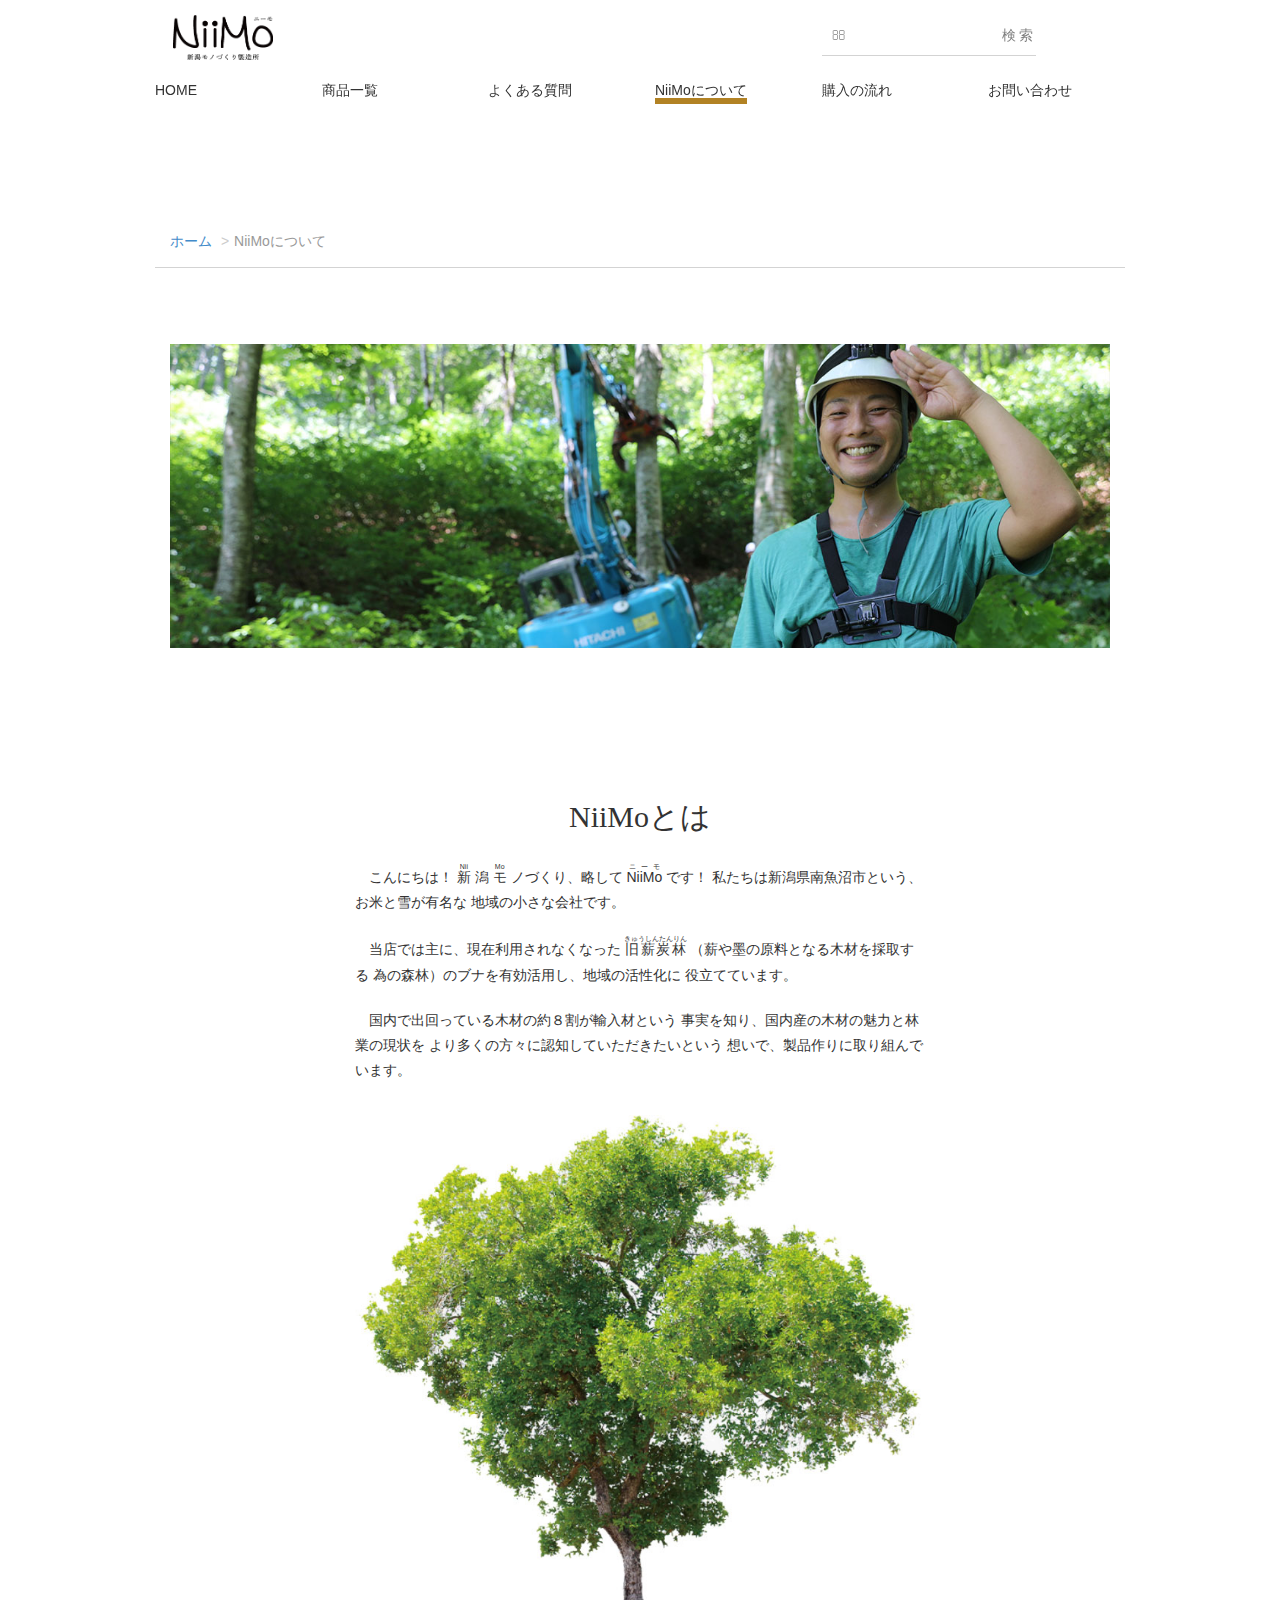
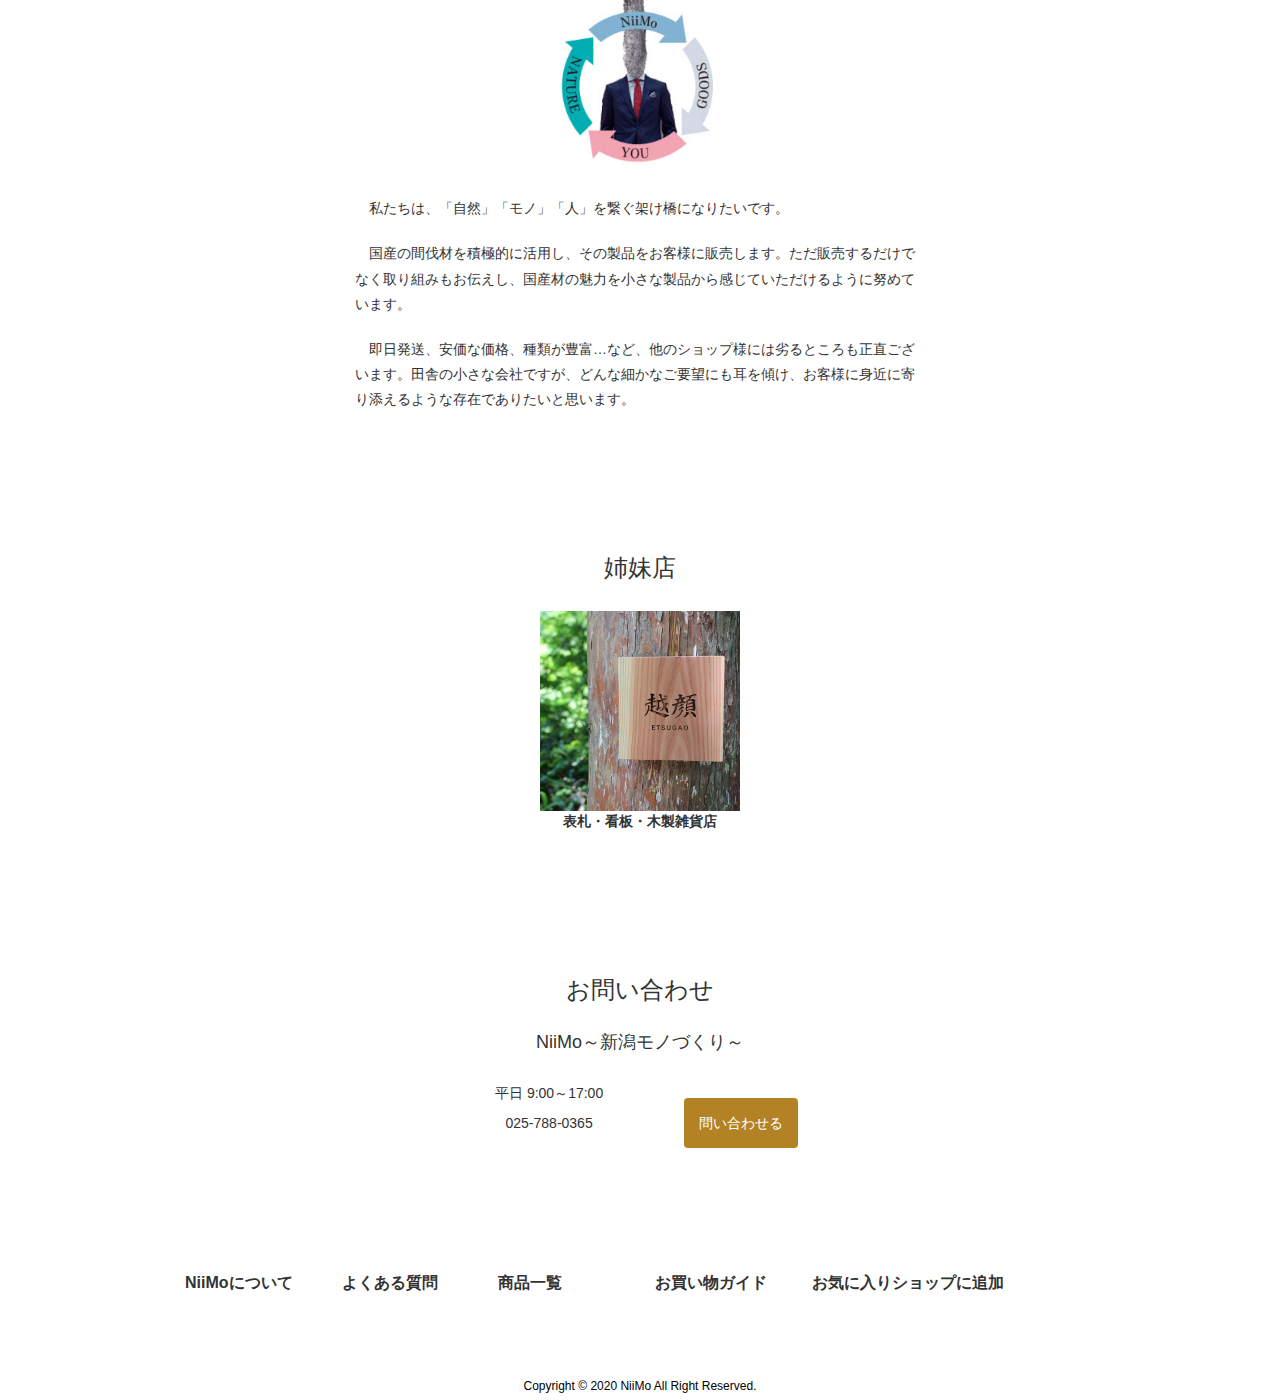
<file: content-page/about-niimo.html>
<!doctype html>
<html>
<head>
<meta charset="utf-8">
<meta name="viewport" content="width=device-width, initial-scale=1.0">
<title>ウイスキーを熟成するスティックや、看板・表札・案内板などの新商品を続々リリース！ | 新潟モノづくり製造所～NiiMo～</title>

<!-- Fontawesome -->
<link rel="stylesheet" href="https://use.fontawesome.com/releases/v5.3.1/css/all.css" integrity="sha384-mzrmE5qonljUremFsqc01SB46JvROS7bZs3IO2EmfFsd15uHvIt+Y8vEf7N7fWAU" crossorigin="anonymous">
<link href="https://maxcdn.bootstrapcdn.com/font-awesome/4.7.0/css/font-awesome.min.css" rel="stylesheet" >

<!-- favicon -->
<link rel="icon" href="../img/favicon.ico" sizes="32x32">

<!-- bootstrap theme -->
<link rel="stylesheet" href="../theme/white_pro-master/css/bootstrap.min.css">

<!-- my style -->
<link rel="stylesheet" href="../css/base.css">
<link rel="stylesheet" href="css/about-niimo.css">

</head>

<body>

<!-- reaf mark -->
<svg width="0" height="0" viewBox="0, 0, 26, 26">
    <g id="reafmark">
      <path d="M13,6.1L7.4,0.6C6.7,0,5.7-0.2,4.9,0.2C4,0.5,3.5,1.4,3.5,2.3v13.9c0,0.9,0.4,1.8,1.1,2.5l6.9,6.7
		c0.9,0.9,2.3,0.9,3.2,0l6.9-6.7c0.7-0.7,1.1-1.5,1.1-2.5V2.3c0-0.9-0.6-1.8-1.4-2.1c-0.9-0.4-1.8-0.2-2.5,0.5L13,6.1z M19.3,15.8
		c0,0.3-0.1,0.6-0.4,0.8L13,22.4V10.6l1.1-1.1l4.2-4c0.2-0.2,0.4-0.2,0.6-0.1c0.2,0.1,0.4,0.3,0.4,0.5V15.8z"></path>
    </g>
</svg>

<!-- navigation for mobile -->
<nav class="mobile-header navbar navbar-default navbar-fixed-top container visible-xs">
  <div class="row">
    <div class="shoptitle col-xs-4">
      <a href="../">
        <img src="../img/sp/logo.png" alt="">
      </a>
    </div>
  </div>
</nav>

<!-- navigation drawer for mobile -->
<div id="navArea" class="mobile-header visible-xs">
  <nav>
    <div class="inner">
      <ul>
        <li><a href="../"><i class="fas fa-home"></i>HOME</a></li>
        <li><a href="https://search.rakuten.co.jp/search/mall/?lang=ja&pref=tokyo&sid=381715"><i class="fas fa-list-ul"></i>商品一覧</a></li>
        <li><a href="qa.html"><i class="far fa-question-circle"></i>よくある質問</a></li>
        <li><a href="about-niimo.html"><i class="fas fa-image"></i>NiiMoについて</a></li>
        <li><a href="https://my.bookmark.rakuten.co.jp/shop/regist?shop_bid=381715&surl=niigata-monodukuri&sname=NiiMo&svid=205"><i class="far fa-star"></i>お気に入り店に登録</a></li>
        <li><a href="howtoorder.html"><svg class="i" viewBox="0, 0, 26, 26"><use xlink:href="#reafmark"></use></svg>お買い物ガイド</a></li>
        <li><a href="https://basket.step.rakuten.co.jp/rms/mall/bs/cartempty/?shop_bid=381715"><i class="fas fa-shopping-cart"></i>お買い物かご</a></li>
        <li><a href="https://ask.step.rakuten.co.jp/inquiry-form/?ms=500&shop_id=381715"><i class="far fa-envelope"></i>お問い合わせ</a></li>

        <li>
          <div class="searchbox">
            <div class="search">
            <form method="get" action="https://esearch.rakuten.co.jp/rms/sd/esearch/vc" accept-charset="EUC-JP">
              <div class="search">
                <input type="text" name="sitem" placeholder="検索"><input type="submit" value="&#xf002;" class="fas">
                <input type="hidden" name="f" value="A">
                <input type="hidden" name="sv" value="6">
                <input type="hidden" name="sid" value="381715">
                <input type="hidden" name="su" value="ep-naire">
                <input type="hidden" name="sn" value="NiiMo">
              </div>
            </form>
            </div>
          </div>
        </li>
      </ul>

    </div>
  </nav>
  <div class="navToggle">
    <span></span> <span></span> <span>MENU</span>
  </div>
</div>

<!-- navigation for pc -->
<nav class="pc-header navbar-fixed-top hidden-xs">
  <div class="pc-header-wrap">

    <div class="container">
      <div class="row">
        <div class="col-sm-2">
          <h1><a href="../"><img src="../img/pc/niimo-logo2.png" alt=""></a></h1>
        </div>
        <div class="col-sm-6 dummy"></div>
        <div class="col-sm-4">
          <div class="searchbox">
            <div class="search">
              <form method="get" action="https://esearch.rakuten.co.jp/rms/sd/esearch/vc" accept-charset="EUC-JP">
                <div class="search">
                  <input type="submit" value="&#xf002;" class="fas"><input type="text" name="sitem" placeholder="検索">
                  <input type="hidden" name="f" value="A">
                  <input type="hidden" name="sv" value="6">
                  <input type="hidden" name="sid" value="381715">
                  <input type="hidden" name="su" value="ep-naire">
                  <input type="hidden" name="sn" value="NiiMo">
                </div>
              </form>
            </div>
          </div>
        </div>
      </div>
    </div>

    <div class="container links">
      <div class="row">
        <div class="col-sm-2"><a href="../">HOME</a></div>
        <div class="col-sm-2"><a href="https://search.rakuten.co.jp/search/mall/?lang=ja&pref=tokyo&sid=381715">商品一覧</a></div>
        <div class="col-sm-2"><a href="qa.html">よくある質問</a></div>
        <div class="col-sm-2"><a href="about-niimo.html"><span>NiiMoについて</span></a></div>
        <div class="col-sm-2"><a href="howtoorder.html">購入の流れ</a></div>
        <div class="col-sm-2"><a href="https://ask.step.rakuten.co.jp/inquiry-form/?ms=500&shop_id=381715">お問い合わせ</a></div>
      </div>
    </div>

  </div>
</nav>
<div class="pcheader-dummyspace hidden-xs"></div>

<div class="content-wrap">

<!-- パンくずリスト -->
<ol class="breadcrumb">
  <li><a href="../">ホーム</a></li>
  <li class="active">NiiMoについて</li>
</ol>

<div class="keyvisual">
  <img class="img-responsive hidden-xs" src="img/about-niimo/keyvisual.jpg" alt="木の間伐風景">
  <img class="img-responsive hidden-sm hidden-md hidden-lg" src="img/about-niimo/keyvisual-sp.jpg" alt="木の間伐風景">
</div>

<div id="whats-niimo">
  <h2>NiiMoとは</h2>
  <p>
    こんにちは！
    <ruby><rb>新</rb><rp>(</rp><rt>Nii</rt><rp>)</rp></ruby>
    潟
    <ruby><rb>モ</rb><rp>(</rp><rt>Mo</rt><rp>)</rp></ruby>
    ノづくり、略して
    <ruby><rb>NiiMo</rb><rp>(</rp><rt>ニーモ</rt><rp>)</rp></ruby>
    です！
    私たちは新潟県南魚沼市という、お米と雪が有名な 地域の小さな会社です。
  </p>
  <p>当店では主に、現在利用されなくなった
    <ruby><rb>旧薪炭林</rb><rp>(</rp><rt>きゅうしんたんりん</rt><rp>)</rp></ruby>
    （薪や墨の原料となる木材を採取する 為の森林）のブナを有効活用し、地域の活性化に 役立てています。</p>
  <p>国内で出回っている木材の約８割が輸入材という 事実を知り、国内産の木材の魅力と林業の現状を より多くの方々に認知していただきたいという 想いで、製品作りに取り組んでいます。</p>
  <img class="img-responsive" src="img/about-niimo/niimotree-sp.jpg" alt="">
  <p>私たちは、「自然」「モノ」「人」を繋ぐ架け橋になりたいです。</p>
  <p>国産の間伐材を積極的に活用し、その製品をお客様に販売します。ただ販売するだけでなく取り組みもお伝えし、国産材の魅力を小さな製品から感じていただけるように努めています。</p>
  <p>即日発送、安価な価格、種類が豊富…など、他のショップ様には劣るところも正直ございます。田舎の小さな会社ですが、どんな細かなご要望にも耳を傾け、お客様に身近に寄り添えるような存在でありたいと思います。</p>
</div>

<div class="other-shop">
  <h3>姉妹店</h3>
  <div class="item">
    <a href="https://www.rakuten.ne.jp/gold/ep-naire/"><img src="../img/sp/shop-hyousatsu.jpg" alt=""></a>
    <p>表札・看板・木製雑貨店</p>
  </div>
</div>

</div> <!-- .content-wrap -->

<footer>
  <div class="contact">
    <div class="row whitebox">
      <h3>お問い合わせ</h3>
      <h4>NiiMo～新潟モノづくり～</h4>
      <div class="col-xs-7">
        <p><i class="far fa-clock"></i>平日&nbsp;9:00～17:00</p>
        <p><i class="fas fa-phone"></i>025-788-0365</p>
      </div>
      <div class="col-xs-5">
        <a href="https://ask.step.rakuten.co.jp/inquiry-form/?ms=500&shop_id=381715">
          <button class="btn btn-success">問い合わせる</button>
        </a>
      </div>
    </div>
  </div>

  <div class="container">
    <div class="row">
      <div class="col-xs-6 col-sm-4 col-md-2"><a href="about-niimo.html">NiiMoについて</a></div>
      <div class="col-xs-6 col-sm-4 col-md-2"><a href="qa.html">よくある質問</a></div>
      <div class="col-xs-6 col-sm-4 col-md-2"><a href="https://search.rakuten.co.jp/search/mall/?lang=ja&pref=tokyo&sid=381715">商品一覧</a></div>
      <div class="col-xs-6 col-sm-4 col-md-2"><a href="howtoorder.html">お買い物ガイド</a></div>
      <div class="col-xs-10 col-sm-8 col-md-4"><a href="https://my.bookmark.rakuten.co.jp/shop/regist?shop_bid=381715&surl=niigata-monodukuri&sname=NiiMo&svid=205">お気に入りショップに追加</a></div>
    </div>
  </div>

  <div class="copyright">
    <p>Copyright &copy; 2020 NiiMo All Right Reserved.</p>
  </div>
</footer>

<!-- bootstrap theme -->
<script src="https://code.jquery.com/jquery-3.4.1.slim.min.js" integrity="sha384-J6qa4849blE2+poT4WnyKhv5vZF5SrPo0iEjwBvKU7imGFAV0wwj1yYfoRSJoZ+n" crossorigin="anonymous"></script>
<script src="https://cdn.jsdelivr.net/npm/popper.js@1.16.0/dist/umd/popper.min.js" integrity="sha384-Q6E9RHvbIyZFJoft+2mJbHaEWldlvI9IOYy5n3zV9zzTtmI3UksdQRVvoxMfooAo" crossorigin="anonymous"></script>
<script src="../theme/white_pro-master/js/bootstrap.min.js"></script>

<!-- hamburger navigation -->
<script src="../js/nav.js"></script>
</body>
</html>
</file>
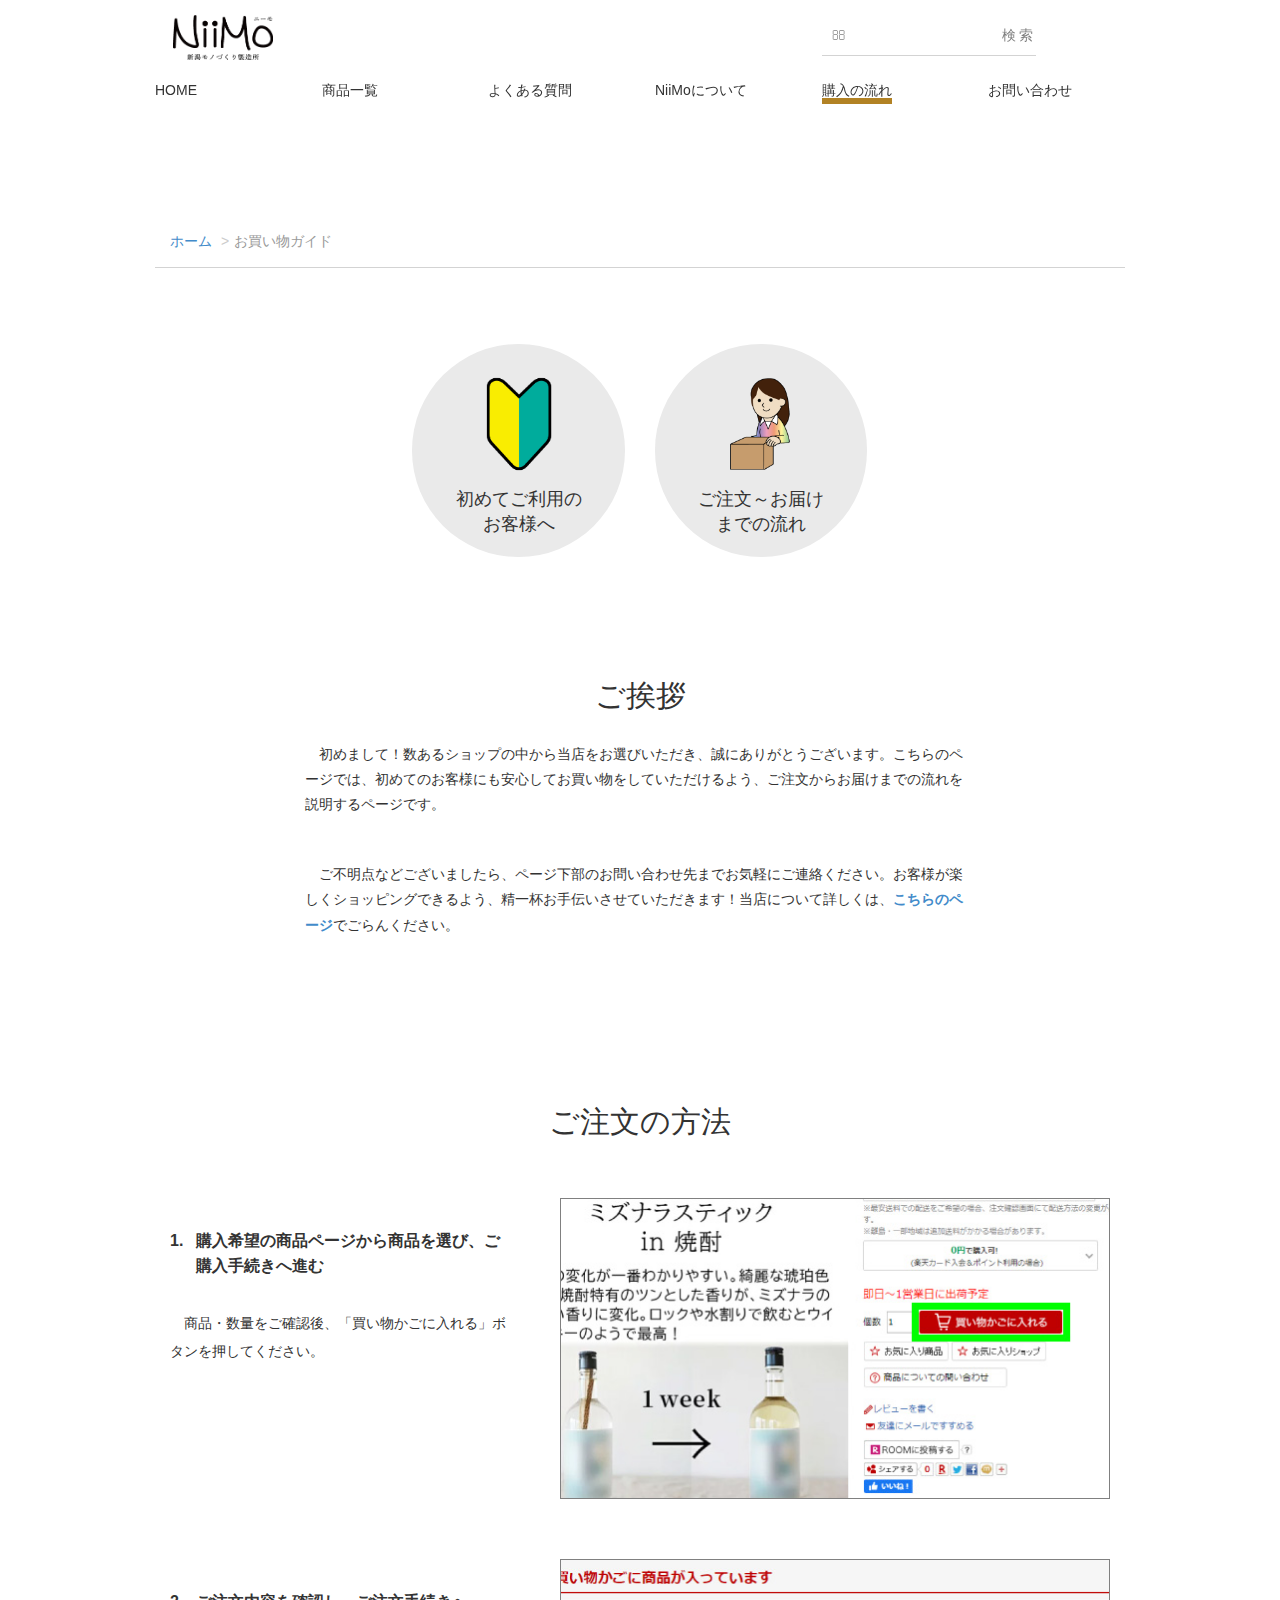
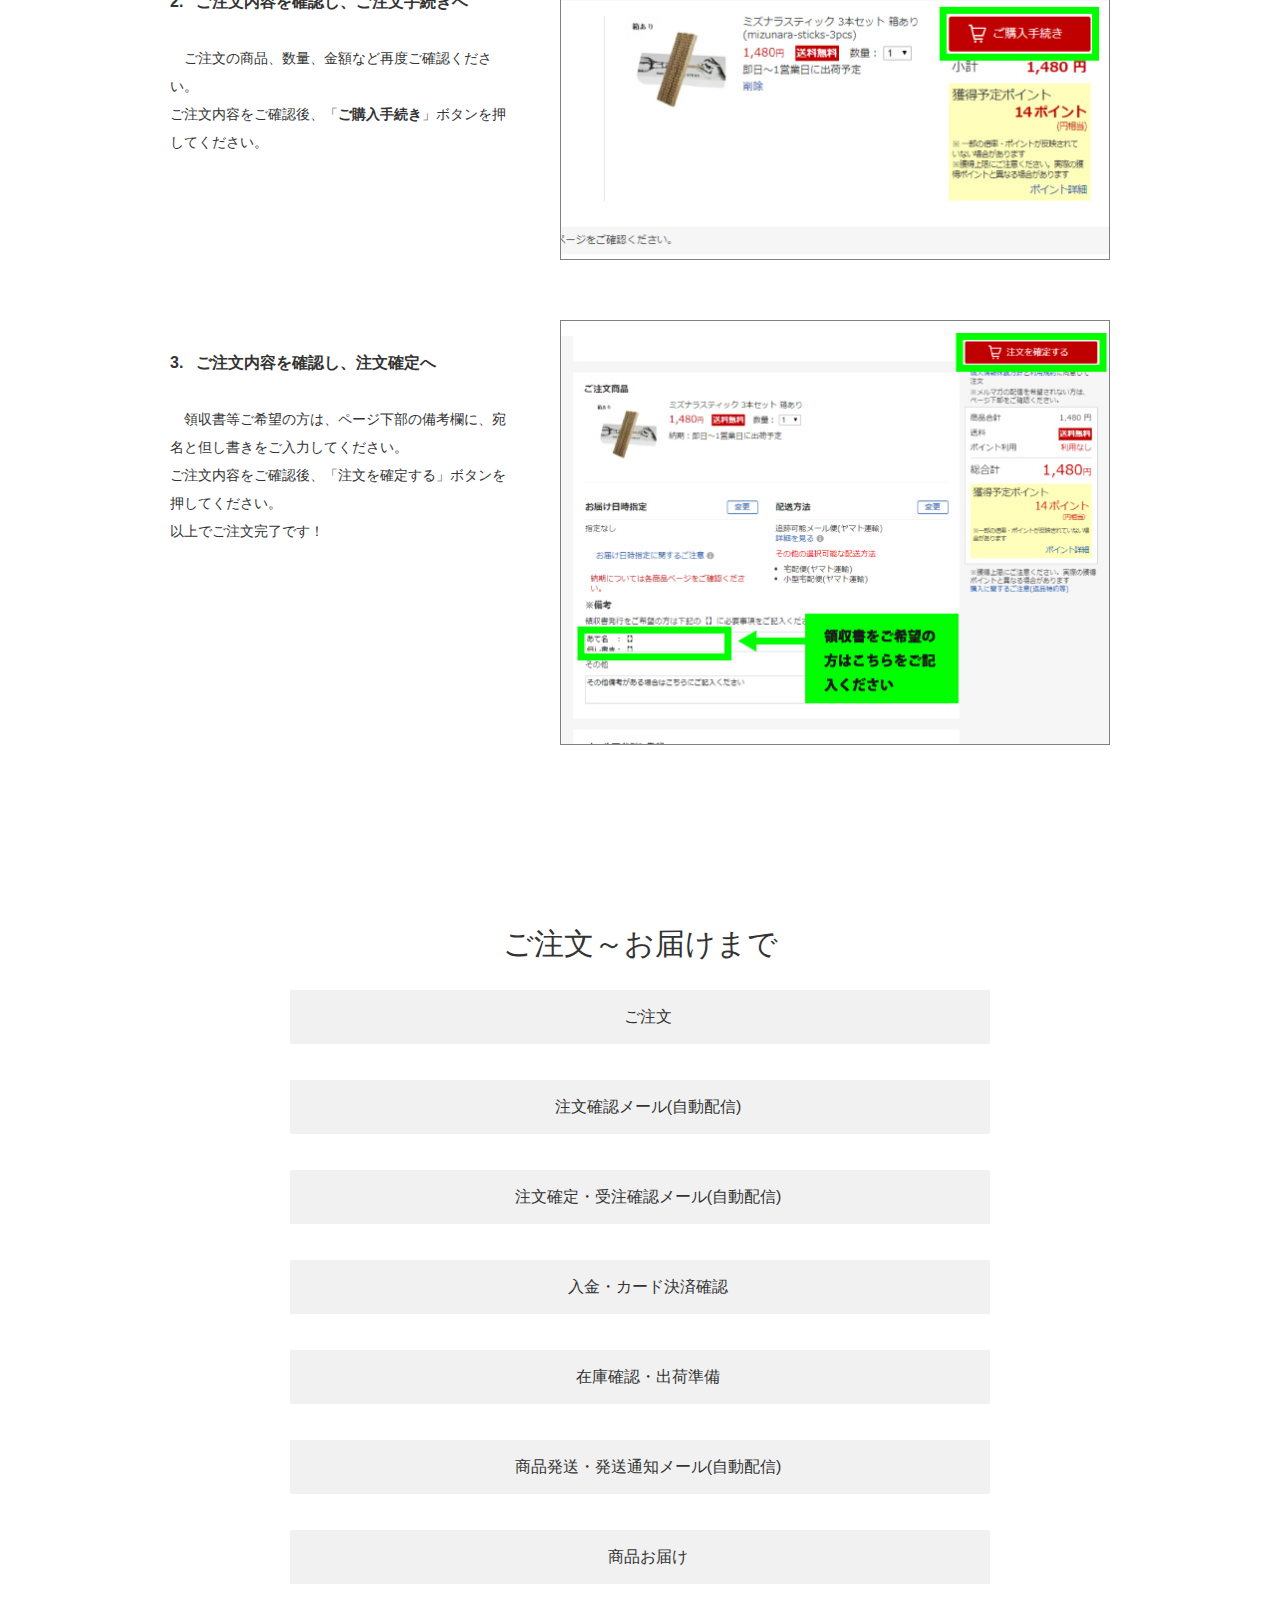
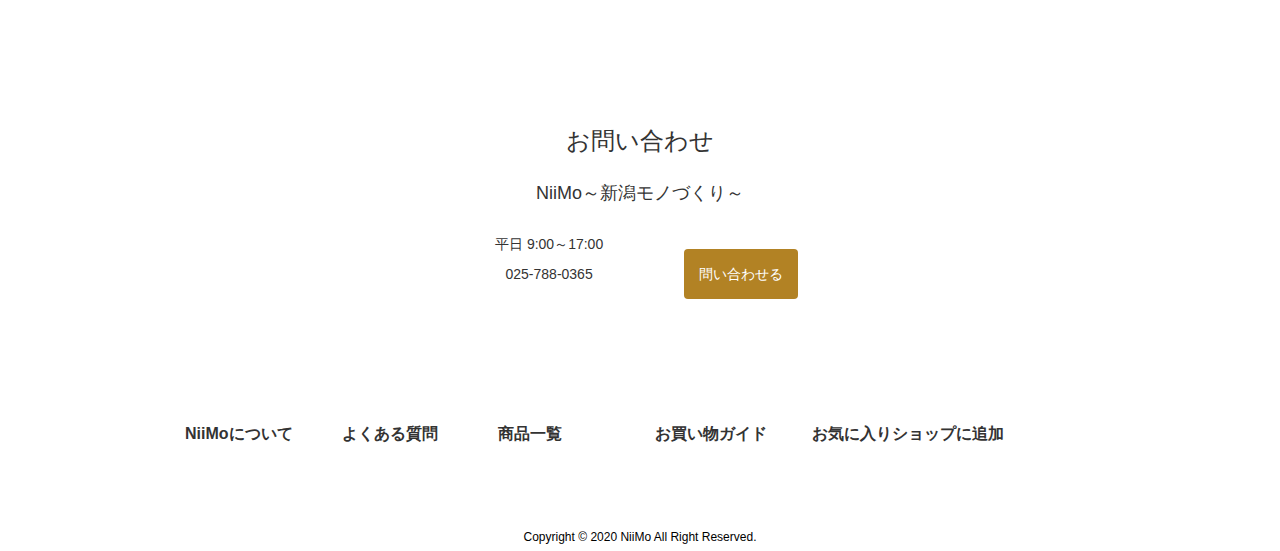
<file: content-page/howtoorder.html>
<!doctype html>
<html>
<head>
<meta charset="utf-8">
<meta name="viewport" content="width=device-width, initial-scale=1.0">
<title>ウイスキーを熟成するスティックや、看板・表札・案内板などの新商品を続々リリース！ | 新潟モノづくり製造所～NiiMo～</title>

<!-- Fontawesome -->
<link rel="stylesheet" href="https://use.fontawesome.com/releases/v5.3.1/css/all.css" integrity="sha384-mzrmE5qonljUremFsqc01SB46JvROS7bZs3IO2EmfFsd15uHvIt+Y8vEf7N7fWAU" crossorigin="anonymous">
<link href="https://maxcdn.bootstrapcdn.com/font-awesome/4.7.0/css/font-awesome.min.css" rel="stylesheet" >

<!-- favicon -->
<link rel="icon" href="../img/favicon.ico" sizes="32x32">

<!-- bootstrap theme -->
<link rel="stylesheet" href="../theme/white_pro-master/css/bootstrap.min.css">

<!-- my style -->
<link rel="stylesheet" href="../css/base.css">
<link rel="stylesheet" href="css/howtoorder.css">

</head>

<body>

<!-- reaf mark -->
<svg width="0" height="0" viewBox="0, 0, 26, 26">
    <g id="reafmark">
      <path d="M13,6.1L7.4,0.6C6.7,0,5.7-0.2,4.9,0.2C4,0.5,3.5,1.4,3.5,2.3v13.9c0,0.9,0.4,1.8,1.1,2.5l6.9,6.7
		c0.9,0.9,2.3,0.9,3.2,0l6.9-6.7c0.7-0.7,1.1-1.5,1.1-2.5V2.3c0-0.9-0.6-1.8-1.4-2.1c-0.9-0.4-1.8-0.2-2.5,0.5L13,6.1z M19.3,15.8
		c0,0.3-0.1,0.6-0.4,0.8L13,22.4V10.6l1.1-1.1l4.2-4c0.2-0.2,0.4-0.2,0.6-0.1c0.2,0.1,0.4,0.3,0.4,0.5V15.8z"></path>
    </g>
</svg>

<!-- navigation for mobile -->
<nav class="mobile-header navbar navbar-default navbar-fixed-top container visible-xs">
  <div class="row">
    <div class="shoptitle col-xs-4">
      <a href="../">
        <img src="../img/sp/logo.png" alt="">
      </a>
    </div>
  </div>
</nav>

<!-- navigation drawer for mobile -->
<div id="navArea" class="mobile-header visible-xs">
  <nav>
    <div class="inner">
      <ul>
        <li><a href="../"><i class="fas fa-home"></i>HOME</a></li>
        <li><a href="https://search.rakuten.co.jp/search/mall/?lang=ja&pref=tokyo&sid=381715"><i class="fas fa-list-ul"></i>商品一覧</a></li>
        <li><a href="qa.html"><i class="far fa-question-circle"></i>よくある質問</a></li>
        <li><a href="about-niimo.html"><i class="fas fa-image"></i>NiiMoについて</a></li>
        <li><a href="https://my.bookmark.rakuten.co.jp/shop/regist?shop_bid=381715&surl=niigata-monodukuri&sname=NiiMo&svid=205"><i class="far fa-star"></i>お気に入り店に登録</a></li>
        <li><a href="howtoorder.html"><svg class="i" viewBox="0, 0, 26, 26"><use xlink:href="#reafmark"></use></svg>お買い物ガイド</a></li>
        <li><a href="https://basket.step.rakuten.co.jp/rms/mall/bs/cartempty/?shop_bid=381715"><i class="fas fa-shopping-cart"></i>お買い物かご</a></li>
        <li><a href="https://ask.step.rakuten.co.jp/inquiry-form/?ms=500&shop_id=381715"><i class="far fa-envelope"></i>お問い合わせ</a></li>

        <li>
          <div class="searchbox">
            <div class="search">
            <form method="get" action="https://esearch.rakuten.co.jp/rms/sd/esearch/vc" accept-charset="EUC-JP">
              <div class="search">
                <input type="text" name="sitem" placeholder="検索"><input type="submit" value="&#xf002;" class="fas">
                <input type="hidden" name="f" value="A">
                <input type="hidden" name="sv" value="6">
                <input type="hidden" name="sid" value="381715">
                <input type="hidden" name="su" value="ep-naire">
                <input type="hidden" name="sn" value="NiiMo">
              </div>
            </form>
            </div>
          </div>
        </li>
      </ul>

    </div>
  </nav>
  <div class="navToggle">
    <span></span> <span></span> <span>MENU</span>
  </div>
</div>

<!-- navigation for pc -->
<nav class="pc-header navbar-fixed-top hidden-xs">
  <div class="pc-header-wrap">

    <div class="container">
      <div class="row">
        <div class="col-sm-2">
          <h1><a href="../"><img src="../img/pc/niimo-logo2.png" alt=""></a></h1>
        </div>
        <div class="col-sm-6 dummy"></div>
        <div class="col-sm-4">
          <div class="searchbox">
            <div class="search">
              <form method="get" action="https://esearch.rakuten.co.jp/rms/sd/esearch/vc" accept-charset="EUC-JP">
                <div class="search">
                  <input type="submit" value="&#xf002;" class="fas"><input type="text" name="sitem" placeholder="検索">
                  <input type="hidden" name="f" value="A">
                  <input type="hidden" name="sv" value="6">
                  <input type="hidden" name="sid" value="381715">
                  <input type="hidden" name="su" value="ep-naire">
                  <input type="hidden" name="sn" value="NiiMo">
                </div>
              </form>
            </div>
          </div>
        </div>
      </div>
    </div>

    <div class="container links">
      <div class="row">
        <div class="col-sm-2"><a href="../">HOME</a></div>
        <div class="col-sm-2"><a href="https://search.rakuten.co.jp/search/mall/?lang=ja&pref=tokyo&sid=381715">商品一覧</a></div>
        <div class="col-sm-2"><a href="qa.html">よくある質問</a></div>
        <div class="col-sm-2"><a href="about-niimo.html">NiiMoについて</a></div>
        <div class="col-sm-2"><a href="howtoorder.html"><span>購入の流れ</span></a></div>
        <div class="col-sm-2"><a href="https://ask.step.rakuten.co.jp/inquiry-form/?ms=500&shop_id=381715">お問い合わせ</a></div>
      </div>
    </div>

  </div>
</nav>
<div class="pcheader-dummyspace hidden-xs"></div>

<div class="content-wrap">

<!-- パンくずリスト -->
<ol class="breadcrumb">
  <li><a href="../">ホーム</a></li>
  <li class="active">お買い物ガイド</li>
</ol>

<div class="icons row">
  <div class="col-xs-1 dummy"></div>
  <div class="col-sm-2 hidden-xs dummy"></div>
  <div class="col-xs-5 col-sm-3">
    <a href="#welcome">
      <div class="gray-circle">
        <img src="img/howtoorder/wakaba.png" alt="">
        <p>初めてご利用の<br>お客様へ</p>
      </div>
    </a>
  </div>
  <div class="col-xs-5 col-sm-3">
    <a href="#shopping-flow">
      <div class="gray-circle">
        <img src="img/howtoorder/woman.png" alt="">
        <p>ご注文～お届け<br>までの流れ</p>
      </div>
    </a>
  </div>
  <div class="col-sm-2 hidden-xs dummy"></div>
  <div class="col-xs-1 dummy"></div>
</div>

<div id="welcome" class="hello">
  <h2>ご挨拶</h2>
  <p>初めまして！数あるショップの中から当店をお選びいただき、誠にありがとうございます。こちらのページでは、初めてのお客様にも安心してお買い物をしていただけるよう、ご注文からお届けまでの流れを説明するページです。</p>
  <p>ご不明点などございましたら、ページ下部のお問い合わせ先までお気軽にご連絡ください。お客様が楽しくショッピングできるよう、精一杯お手伝いさせていただきます！当店について詳しくは、<a href="about-niimo.html">こちらのページ</a>でごらんください。</p>
</div>

<div class="howto">
  <h2>ご注文の方法</h2>

  <!-- for mobile -->
  <div class="visible-xs">
    <h3>
      <span>1.</span>
      購入希望の商品ページから商品を選び、購入手続きへ進む
    </h3>
    <p>商品・数量をご確認後、「購入手続きへ」ボタンをタップしてください。複数商品購入の方は、「商品をかごに追加」ボタンをタップし、他商品ページからお買い物を続けてください。</p>
    <img src="img/howtoorder/howto-sp01.jpg" alt="">

    <h3>
      <span>2.</span>
      ご注文内容を確認し、注文手続きへ
    </h3>
    <p>ご注文の商品、数量、金額など再度ご確認ください。ご注文内容をご確認後、「ご購入手続き」ボタンをタップしてください。</p>
    <img src="img/howtoorder/howto-sp02.jpg" alt="">

    <h3>
      <span>3.</span>
      ご注文内容を確認し、注文確定へ
    </h3>
    <p>領収書等ご希望の方は、ページ下部の備考欄に、宛名と但し書きをご入力してください。ご注文内容をご確認後、「注文を確定する」ボタンをタップしてください。以上でご注文完了です！</p>
    <img src="img/howtoorder/howto-sp03.jpg" alt="">
  </div>

  <!-- for tablet/pc -->
  <div class="hidden-xs">
    <div>
      <div class="pull-left">
        <h3>
          <span>1.</span>
          購入希望の商品ページから商品を選び、ご購入手続きへ進む
        </h3>
        <p>商品・数量をご確認後、「買い物かごに入れる」ボタンを押してください。</p>
      </div>
      <div class="pull-right">
        <img src="img/howtoorder/howto01.jpg" alt="">
      </div>
    </div>

    <div>
      <div class="pull-left">
        <h3>
          <span>2.</span>
          ご注文内容を確認し、ご注文手続きへ
        </h3>
        <p>ご注文の商品、数量、金額など再度ご確認ください。<br>ご注文内容をご確認後、「<strong>ご購入手続き</strong>」ボタンを押してください。</p>
      </div>
      <div class="pull-right">
        <img src="img/howtoorder/howto02.jpg" alt="">
      </div>
    </div>

    <div>
      <div class="pull-left">
        <h3>
          <span>3.</span>
          ご注文内容を確認し、注文確定へ
        </h3>
        <p>領収書等ご希望の方は、ページ下部の備考欄に、宛名と但し書きをご入力してください。<br>ご注文内容をご確認後、「注文を確定する」ボタンを押してください。<br>以上でご注文完了です！</p>
      </div>
      <div class="pull-right">
        <img src="img/howtoorder/howto03.jpg" alt="">
      </div>
    </div>

  </div>
</div>

<div id="shopping-flow">
  <h2>ご注文～お届けまで</h2>
  <p>ご注文</p>
  <i class="fas fa-sort-down"></i>
  <p>注文確認メール(自動配信)</p>
  <i class="fas fa-sort-down"></i>
  <p>注文確定・受注確認メール(自動配信)</p>
  <i class="fas fa-sort-down"></i>
  <p>入金・カード決済確認</p>
  <i class="fas fa-sort-down"></i>
  <p>在庫確認・出荷準備</p>
  <i class="fas fa-sort-down"></i>
  <p>商品発送・発送通知メール(自動配信)</p>
  <i class="fas fa-sort-down"></i>
  <p>商品お届け</p>
</div>

</div> <!-- .content-wrap -->

<footer>
  <div class="contact">
    <div class="row whitebox">
      <h3>お問い合わせ</h3>
      <h4>NiiMo～新潟モノづくり～</h4>
      <div class="col-xs-7">
        <p><i class="far fa-clock"></i>平日&nbsp;9:00～17:00</p>
        <p><i class="fas fa-phone"></i>025-788-0365</p>
      </div>
      <div class="col-xs-5">
        <a href="https://ask.step.rakuten.co.jp/inquiry-form/?ms=500&shop_id=381715">
          <button class="btn btn-success">問い合わせる</button>
        </a>
      </div>
    </div>
  </div>

  <div class="container">
    <div class="row">
      <div class="col-xs-6 col-sm-4 col-md-2"><a href="about-niimo.html">NiiMoについて</a></div>
      <div class="col-xs-6 col-sm-4 col-md-2"><a href="qa.html">よくある質問</a></div>
      <div class="col-xs-6 col-sm-4 col-md-2"><a href="https://search.rakuten.co.jp/search/mall/?lang=ja&pref=tokyo&sid=381715">商品一覧</a></div>
      <div class="col-xs-6 col-sm-4 col-md-2"><a href="howtoorder.html">お買い物ガイド</a></div>
      <div class="col-xs-10 col-sm-8 col-md-4"><a href="https://my.bookmark.rakuten.co.jp/shop/regist?shop_bid=381715&surl=niigata-monodukuri&sname=NiiMo&svid=205">お気に入りショップに追加</a></div>
    </div>
  </div>

  <div class="copyright">
    <p>Copyright &copy; 2020 NiiMo All Right Reserved.</p>
  </div>
</footer>

<!-- bootstrap theme -->
<script src="https://code.jquery.com/jquery-3.4.1.slim.min.js" integrity="sha384-J6qa4849blE2+poT4WnyKhv5vZF5SrPo0iEjwBvKU7imGFAV0wwj1yYfoRSJoZ+n" crossorigin="anonymous"></script>
<script src="https://cdn.jsdelivr.net/npm/popper.js@1.16.0/dist/umd/popper.min.js" integrity="sha384-Q6E9RHvbIyZFJoft+2mJbHaEWldlvI9IOYy5n3zV9zzTtmI3UksdQRVvoxMfooAo" crossorigin="anonymous"></script>
<script src="../theme/white_pro-master/js/bootstrap.min.js"></script>

<!-- hamburger navigation -->
<script src="../js/nav.js"></script>
</body>
</html>
</file>
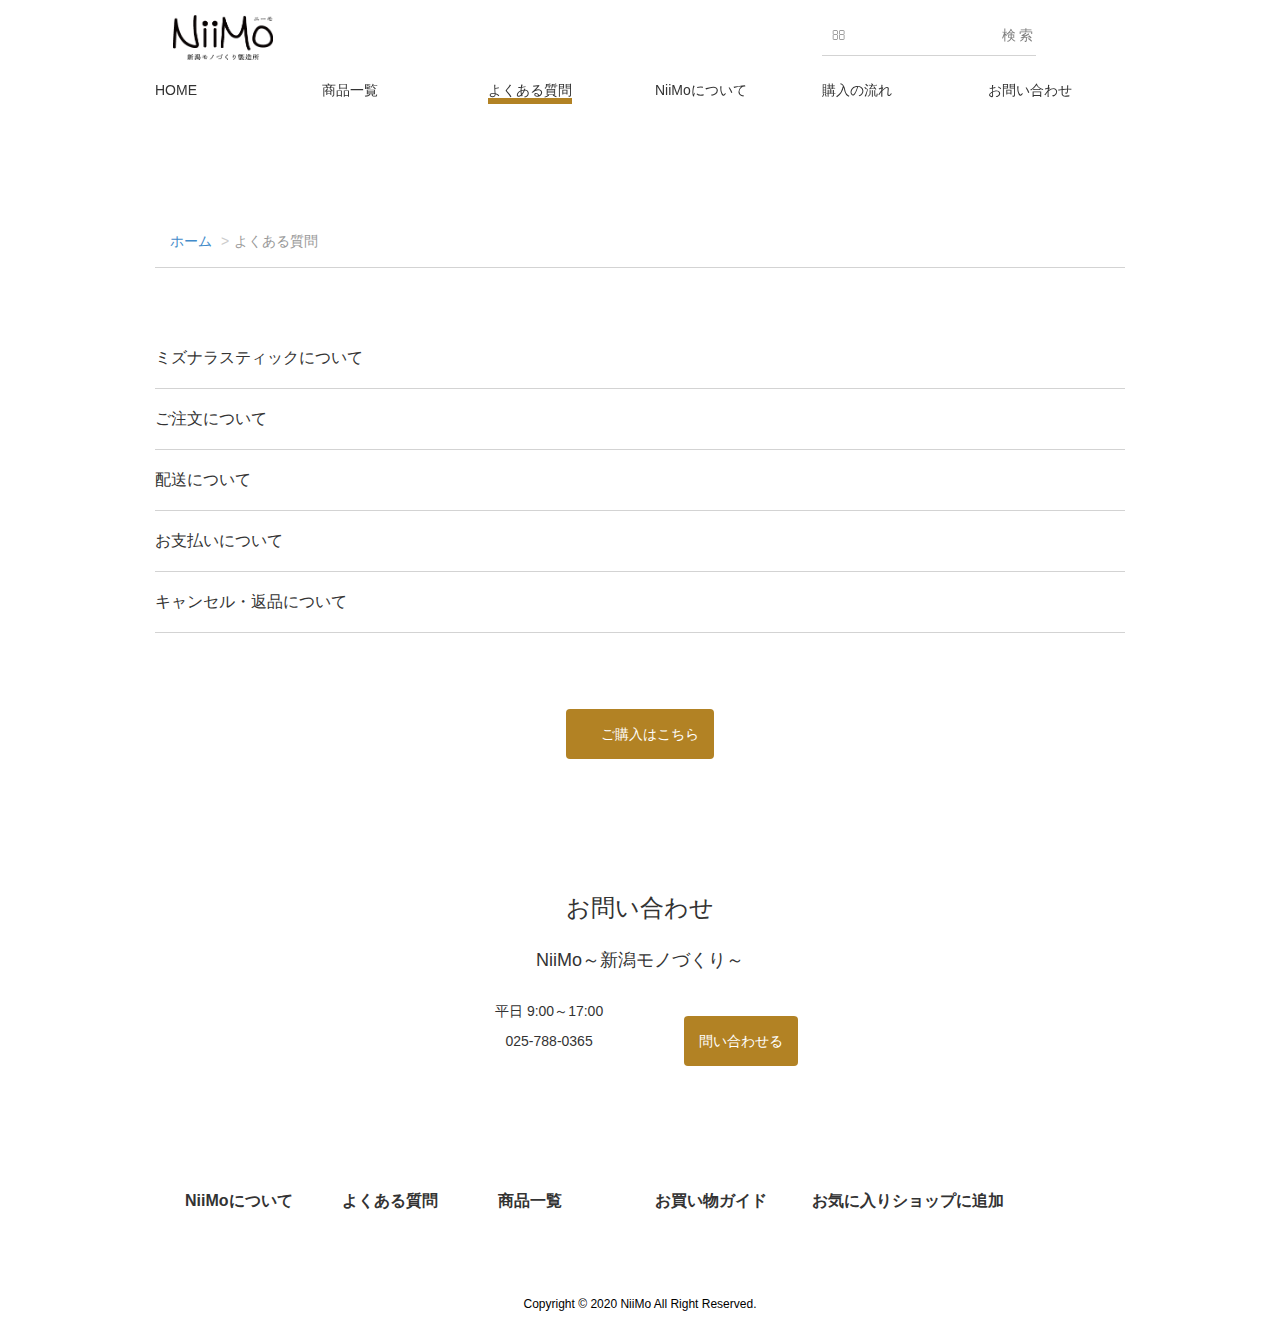
<file: content-page/qa.html>
<!doctype html>
<html>
<head>
<meta charset="utf-8">
<meta name="viewport" content="width=device-width, initial-scale=1.0">
<title>ウイスキーを熟成するスティックや、看板・表札・案内板などの新商品を続々リリース！ | 新潟モノづくり製造所～NiiMo～</title>

<!-- Fontawesome -->
<link rel="stylesheet" href="https://use.fontawesome.com/releases/v5.3.1/css/all.css" integrity="sha384-mzrmE5qonljUremFsqc01SB46JvROS7bZs3IO2EmfFsd15uHvIt+Y8vEf7N7fWAU" crossorigin="anonymous">
<link href="https://maxcdn.bootstrapcdn.com/font-awesome/4.7.0/css/font-awesome.min.css" rel="stylesheet" >

<!-- favicon -->
<link rel="icon" href="../img/favicon.ico" sizes="32x32">

<!-- bootstrap theme -->
<link rel="stylesheet" href="../theme/white_pro-master/css/bootstrap.min.css">

<!-- my style -->
<link rel="stylesheet" href="../css/base.css">
<link rel="stylesheet" href="css/qa.css">

</head>

<body>

<!-- reaf mark -->
<svg width="0" height="0" viewBox="0, 0, 26, 26">
    <g id="reafmark">
      <path d="M13,6.1L7.4,0.6C6.7,0,5.7-0.2,4.9,0.2C4,0.5,3.5,1.4,3.5,2.3v13.9c0,0.9,0.4,1.8,1.1,2.5l6.9,6.7
		c0.9,0.9,2.3,0.9,3.2,0l6.9-6.7c0.7-0.7,1.1-1.5,1.1-2.5V2.3c0-0.9-0.6-1.8-1.4-2.1c-0.9-0.4-1.8-0.2-2.5,0.5L13,6.1z M19.3,15.8
		c0,0.3-0.1,0.6-0.4,0.8L13,22.4V10.6l1.1-1.1l4.2-4c0.2-0.2,0.4-0.2,0.6-0.1c0.2,0.1,0.4,0.3,0.4,0.5V15.8z"></path>
    </g>
</svg>

<!-- navigation for mobile -->
<nav class="mobile-header navbar navbar-default navbar-fixed-top container visible-xs">
  <div class="row">
    <div class="shoptitle col-xs-4">
      <a href="../">
        <img src="../img/sp/logo.png" alt="">
      </a>
    </div>
  </div>
</nav>

<!-- navigation drawer for mobile -->
<div id="navArea" class="mobile-header visible-xs">
  <nav>
    <div class="inner">
      <ul>
        <li><a href="../"><i class="fas fa-home"></i>HOME</a></li>
        <li><a href="https://search.rakuten.co.jp/search/mall/?lang=ja&pref=tokyo&sid=381715"><i class="fas fa-list-ul"></i>商品一覧</a></li>
        <li><a href="qa.html"><i class="far fa-question-circle"></i>よくある質問</a></li>
          <li><a href="about-niimo.html"><i class="fas fa-image"></i>NiiMoについて</a></li>
        <li><a href="https://my.bookmark.rakuten.co.jp/shop/regist?shop_bid=381715&surl=niigata-monodukuri&sname=NiiMo&svid=205"><i class="far fa-star"></i>お気に入り店に登録</a></li>
        <li><a href="howtoorder.html"><svg class="i" viewBox="0, 0, 26, 26"><use xlink:href="#reafmark"></use></svg>お買い物ガイド</a></li>
        <li><a href="https://basket.step.rakuten.co.jp/rms/mall/bs/cartempty/?shop_bid=381715"><i class="fas fa-shopping-cart"></i>お買い物かご</a></li>
        <li><a href="https://ask.step.rakuten.co.jp/inquiry-form/?ms=500&shop_id=381715"><i class="far fa-envelope"></i>お問い合わせ</a></li>

        <li>
          <div class="searchbox">
            <div class="search">
            <form method="get" action="https://esearch.rakuten.co.jp/rms/sd/esearch/vc" accept-charset="EUC-JP">
              <div class="search">
                <input type="text" name="sitem" placeholder="検索"><input type="submit" value="&#xf002;" class="fas">
                <input type="hidden" name="f" value="A">
                <input type="hidden" name="sv" value="6">
                <input type="hidden" name="sid" value="381715">
                <input type="hidden" name="su" value="ep-naire">
                <input type="hidden" name="sn" value="NiiMo">
              </div>
            </form>
            </div>
          </div>
        </li>
      </ul>

    </div>
  </nav>
  <div class="navToggle">
    <span></span> <span></span> <span>MENU</span>
  </div>
</div>

<!-- navigation for pc -->
<nav class="pc-header navbar-fixed-top hidden-xs">
  <div class="pc-header-wrap">

    <div class="container">
      <div class="row">
        <div class="col-sm-2">
          <h1><a href="../"><img src="../img/pc/niimo-logo2.png" alt=""></a></h1>
        </div>
        <div class="col-sm-6 dummy"></div>
        <div class="col-sm-4">
          <div class="searchbox">
            <div class="search">
              <form method="get" action="https://esearch.rakuten.co.jp/rms/sd/esearch/vc" accept-charset="EUC-JP">
                <div class="search">
                  <input type="submit" value="&#xf002;" class="fas"><input type="text" name="sitem" placeholder="検索">
                  <input type="hidden" name="f" value="A">
                  <input type="hidden" name="sv" value="6">
                  <input type="hidden" name="sid" value="381715">
                  <input type="hidden" name="su" value="ep-naire">
                  <input type="hidden" name="sn" value="NiiMo">
                </div>
              </form>
            </div>
          </div>
        </div>
      </div>
    </div>

    <div class="container links">
      <div class="row">
        <div class="col-sm-2"><a href="../">HOME</a></div>
        <div class="col-sm-2"><a href="https://search.rakuten.co.jp/search/mall/?lang=ja&pref=tokyo&sid=381715">商品一覧</a></div>
        <div class="col-sm-2"><a href="qa.html"><span>よくある質問</span></a></div>
        <div class="col-sm-2"><a href="about-niimo.html">NiiMoについて</a></div>
        <div class="col-sm-2"><a href="howtoorder.html">購入の流れ</a></div>
        <div class="col-sm-2"><a href="https://ask.step.rakuten.co.jp/inquiry-form/?ms=500&shop_id=381715">お問い合わせ</a></div>
      </div>
    </div>

  </div>
</nav>
<div class="pcheader-dummyspace hidden-xs"></div>

<div class="content-wrap">

<!-- パンくずリスト -->
<ol class="breadcrumb">
  <li><a href="../">ホーム</a></li>
  <li class="active">よくある質問</li>
</ol>

<div class="qa-list">
  <section>
    <button type="button" data-toggle="collapse" data-target="#q01">ミズナラスティックについて</button>
    <div id="q01" class="collapse">
      <div class="panel panel-default">
        <div class="panel-body">
          <h3>繰り返し使用できますか？</h3>
          <p>基本的には使い捨てとしてお楽しみください。<br>ご使用後、水洗い→乾燥→焼き加工を行うことで効果が復活しますが、火災や火傷などの危険がありますので、当店としてはオススメ致しません。</p>

          <h3>漬け込み期間はどれくらいですか？</h3>
          <p>最短でも24時間以上漬け込んでください。<br>数か月の漬け込みも可能ですが、アルコール度数が低い酒に漬け込むと、カビや腐敗の恐れがあります。また、木そのものが崩れてくる恐れがございますので、長期間漬け込む場合は、こまめに様子を観察してください。</p>

          <h3>酒の量に対して使用は何本が目安？</h3>
          <p>基本的にはお好みでOK。<br>ご参考までに、当店では酒700～1,000mlに１本の使用です。</p>

          <h3>国産ですか？</h3>
          <p>素材の木材は北海道産。原木～乾燥～製材まで、防腐剤等の添加物を使用しません。加工は新潟県で行っています。</p>
        </div>
      </div>
    </div>
    <i data-toggle="collapse" data-target="#q01" class="fas fa-chevron-down"></i>
  </section>

  <section>
    <button type="button" data-toggle="collapse" data-target="#q02">ご注文について</button>
    <div id="q02" class="collapse">
      <div class="panel panel-default">
        <div class="panel-body">
          <h3>電話・FAXでの注文は可能ですか？</h3>
          <p>当店のご注文はインターネットのみとさせていただきます。操作方法がご不明な場合は、お気軽にお電話ください。</p>

          <h3>納付書・領収書はありますか？</h3>
          <p>環境に配慮して、納付書・領収書の同封はしておりません。領収書ご希望の方は、ご注文の際「備考欄」に「宛名・但し書き」をご記入ください。</p>
        </div>
      </div>
    </div>
    <i data-toggle="collapse" data-target="#q02" class="fas fa-chevron-down"></i>
  </section>

  <section>
    <button type="button" data-toggle="collapse" data-target="#q03">配送について</button>
    <div id="q03" class="collapse">
      <div class="panel panel-default">
        <div class="panel-body">
          <h3>送料はいくらですか？</h3>
          <p>全国一律送料無料です。</p>

          <h3>ご注文からお届けまでの日数は？</h3>
          <p>ご注文日の翌営業日に発送致しますので、概ね発送日の翌日から翌々日にご到着します。<br><small>※お届け先が遠方の場合、離島等の一部地域の場合等は更に数日要する場合があります。</small></p>

          <h3>配送状況を確認できますか？</h3>
          <p>当店からの「商品発送のお知らせ」メール内に記載の配送状況にてご確認ください。<br><small>※配送伝票番号が反映されるまで多少お時間を頂きます。反映されていなかった場合、お時間を置いてから再度ご確認ください。</small></p>
        </div>
      </div>
    </div>
    <i data-toggle="collapse" data-target="#q03" class="fas fa-chevron-down"></i>
  </section>

  <section>
    <button type="button" data-toggle="collapse" data-target="#q04">お支払いについて</button>
    <div id="q04" class="collapse">
      <div class="panel panel-default">
        <div class="panel-body">
          <h3>お支払方法は？</h3>
          <p>クレジットカード、銀行振込、代金引換、Apple Pay、前払い（コンビニ・郵便局等）がご利用いただけます。</p>

          <h3>利用できるクレジットカードは？</h3>
          <p>VISA、MASTER、JCB、Diners、AMEXがご利用いただけます。<br><small>※お客様と異なる名義のクレジットカードはご利用いただけません。</small></p>

          <h3>銀行振込先の口座は？</h3>
          <p>【お振込先】<br>楽天銀行（ラクテンギンコウ）<br>楽天市場店（ラクテンイチバテン）<br>普通 2318418<br>ラクテン（ニイカ゛タモノツ゛クリセイソ゛ウシ゛ヨＮＩＩＭＯ<br><small>※誠に勝手ながら、振込手数料はお客様のご負担でお願い致します。</small></p>
        </div>
      </div>
    </div>
    <i data-toggle="collapse" data-target="#q04" class="fas fa-chevron-down"></i>
  </section>

  <section>
    <button type="button" data-toggle="collapse" data-target="#q05">キャンセル・返品について</button>
    <div id="q05" class="collapse">
      <div class="panel panel-default">
        <div class="panel-body">
          <h3>注文後のキャンセルはできますか？</h3>
          <p>ご注文から30分以内の場合、お客様ご自身で購入履歴から可能です。<small>（<a href="https://ichiba.faq.rakuten.net/detail/000009739">詳しくはこちら</a>）</small>その他のご注文は、出荷予定日前日まで、ご注文のキャンセルを承ります。お手数ですがメールにお名前とご注文番号を記載の上ご連絡ください。</p>

          <h3>届いた商品が不良品なのですが？</h3>
          <p>出荷には万全を期して検品しております。万が一商品の破損・汚損していた場合、速やかにご連絡ください。<br>早急に商品交換の手続きをさせていただきます。</p>

          <h3>商品を返品したいのですが？</h3>
          <div>お電話にて承りますのでご連絡ください。<br>返品の条件
            <ul>
              <li>商品ご到着から７日以内</li>
              <li>未開封、未使用のもの</li>
            </ul>
          </div>

          <h3>返品の送料・手数料は？</h3>
          <p>返品の送料・手数料のご負担は、<br>初期不良の場合・・・当店<br>お客様都合の場合・・・お客様</p>
        </div>
      </div>
    </div>
    <i data-toggle="collapse" data-target="#q05" class="fas fa-chevron-down"></i>
  </section>

</div>

<div class="cta-button">
  <a href="https://search.rakuten.co.jp/search/mall/?lang=ja&pref=tokyo&sid=381715">
    <button class="btn btn-success"><i class="fas fa-shopping-cart"></i>ご購入はこちら</button>
  </a>
</div>

</div> <!-- .content-wrap -->

<footer>
  <div class="contact">
    <div class="row whitebox">
      <h3>お問い合わせ</h3>
      <h4>NiiMo～新潟モノづくり～</h4>
      <div class="col-xs-7">
        <p><i class="far fa-clock"></i>平日&nbsp;9:00～17:00</p>
        <p><i class="fas fa-phone"></i>025-788-0365</p>
      </div>
      <div class="col-xs-5">
        <a href="https://ask.step.rakuten.co.jp/inquiry-form/?ms=500&shop_id=381715">
          <button class="btn btn-success">問い合わせる</button>
        </a>
      </div>
    </div>
  </div>

  <div class="container">
    <div class="row">
      <div class="col-xs-6 col-sm-4 col-md-2"><a href="about-niimo.html">NiiMoについて</a></div>
      <div class="col-xs-6 col-sm-4 col-md-2"><a href="qa.html">よくある質問</a></div>
      <div class="col-xs-6 col-sm-4 col-md-2"><a href="https://search.rakuten.co.jp/search/mall/?lang=ja&pref=tokyo&sid=381715">商品一覧</a></div>
      <div class="col-xs-6 col-sm-4 col-md-2"><a href="howtoorder.html">お買い物ガイド</a></div>
      <div class="col-xs-10 col-sm-8 col-md-4"><a href="https://my.bookmark.rakuten.co.jp/shop/regist?shop_bid=381715&surl=niigata-monodukuri&sname=NiiMo&svid=205">お気に入りショップに追加</a></div>
    </div>
  </div>

  <div class="copyright">
    <p>Copyright &copy; 2020 NiiMo All Right Reserved.</p>
  </div>
</footer>

<!-- bootstrap theme -->
<script src="https://code.jquery.com/jquery-3.4.1.slim.min.js" integrity="sha384-J6qa4849blE2+poT4WnyKhv5vZF5SrPo0iEjwBvKU7imGFAV0wwj1yYfoRSJoZ+n" crossorigin="anonymous"></script>
<script src="https://cdn.jsdelivr.net/npm/popper.js@1.16.0/dist/umd/popper.min.js" integrity="sha384-Q6E9RHvbIyZFJoft+2mJbHaEWldlvI9IOYy5n3zV9zzTtmI3UksdQRVvoxMfooAo" crossorigin="anonymous"></script>
<script src="../theme/white_pro-master/js/bootstrap.min.js"></script>

<!-- hamburger navigation -->
<script src="../js/nav.js"></script>
</body>
</html>
</file>
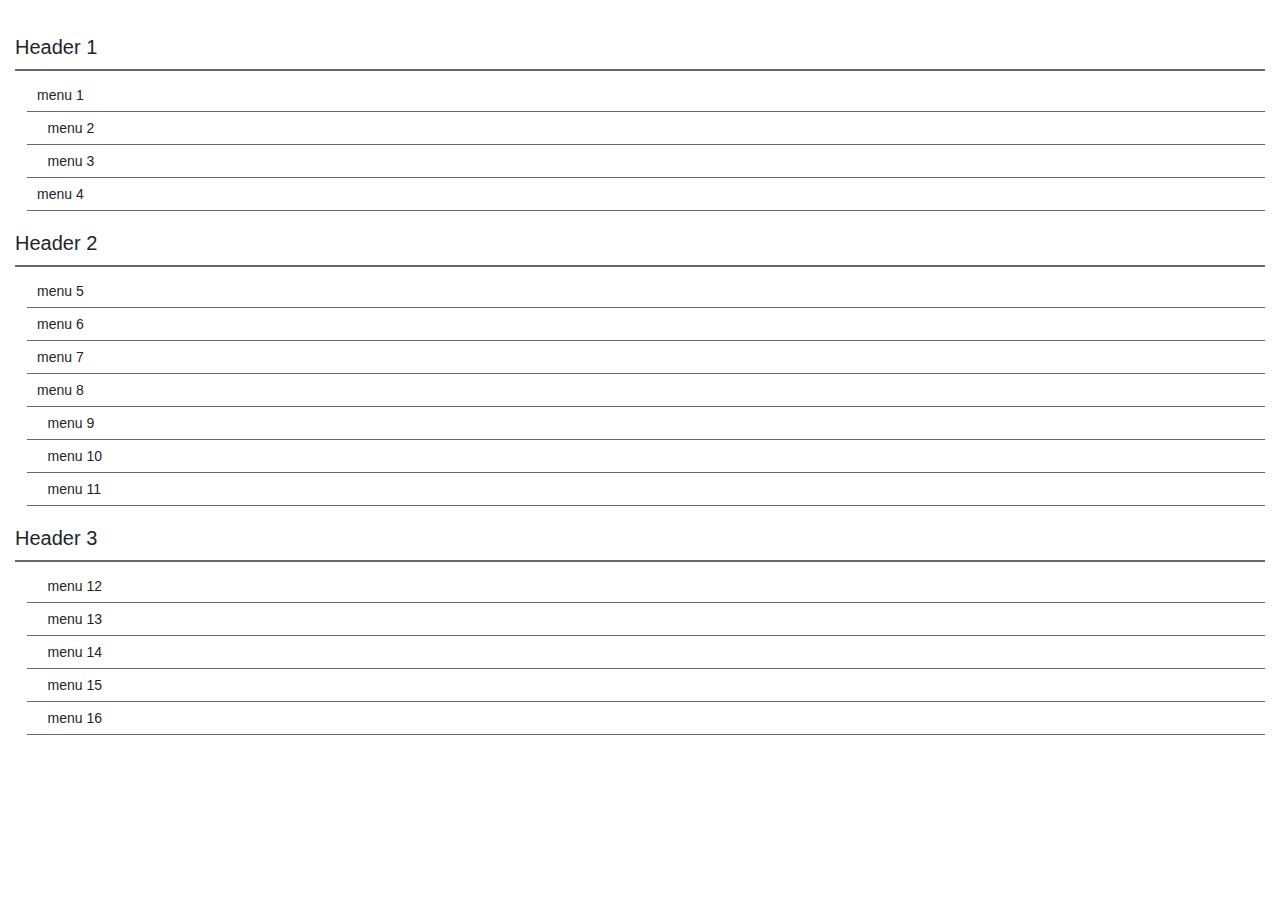
<file: iframe/navigation-drawer.html>
<!DOCTYPE html>
<html>
<head>
  <meta charset="UTF-8">
  <meta name="viewport" content="width=device-width, initial-scale=1.0">
  <meta http-equiv="X-UA-Compatible" content="ie=edge">
  <title>sp navigation drawer</title>

  <!-- Fontawesome -->
  <link rel="stylesheet" href="https://use.fontawesome.com/releases/v5.3.1/css/all.css" integrity="sha384-mzrmE5qonljUremFsqc01SB46JvROS7bZs3IO2EmfFsd15uHvIt+Y8vEf7N7fWAU" crossorigin="anonymous">
  <link href="https://maxcdn.bootstrapcdn.com/font-awesome/4.7.0/css/font-awesome.min.css" rel="stylesheet" >

  <!-- bootstrap4 css -->
  <link rel="stylesheet" href="https://stackpath.bootstrapcdn.com/bootstrap/4.3.1/css/bootstrap.min.css" integrity="sha384-ggOyR0iXCbMQv3Xipma34MD+dH/1fQ784/j6cY/iJTQUOhcWr7x9JvoRxT2MZw1T" crossorigin="anonymous">

  <!-- my style -->
  <link rel="stylesheet" href="css/drawer.css">

</head>
<body>

<div class="main-content">
<h3>Header 1</h3>
<ul>
  <li><a href="https://search.rakuten.co.jp/search/mall/?lang=ja&pref=tokyo&sid=381715" target="_top"><i class="fas fa-gem"></i>menu 1</a></li>
  <li><a href="https://search.rakuten.co.jp/search/mall/?lang=ja&pref=tokyo&sid=381715" target="_top"><i class="fas fa-list-ul"></i>menu 2</a></li>
  <li><a href="https://search.rakuten.co.jp/search/mall/?lang=ja&pref=tokyo&sid=381715" target="_top"><i class="fas fa-bell"></i>menu 3</a></li>
  <li><a href="https://search.rakuten.co.jp/search/mall/?lang=ja&pref=tokyo&sid=381715" target="_top"><i class="fas fa-crown"></i>menu 4</a></li>
</ul>

<h3>Header 2</h3>
<ul>
  <li><a href="https://search.rakuten.co.jp/search/mall/?lang=ja&pref=tokyo&sid=381715" target="_top"><i class="fas fa-hands-helping"></i>menu 5</a></li>
  <li><a href="https://search.rakuten.co.jp/search/mall/?lang=ja&pref=tokyo&sid=381715" target="_top"><i class="fas fa-map-marker-alt"></i>menu 6</a></li>
  <li><a href="https://search.rakuten.co.jp/search/mall/?lang=ja&pref=tokyo&sid=381715" target="_top"><i class="fas fa-shipping-fast"></i>menu 7</a></li>
  <li><a href="https://search.rakuten.co.jp/search/mall/?lang=ja&pref=tokyo&sid=381715" target="_top"><i class="fas fa-calendar-alt"></i>menu 8</a></li>
  <li><a href="https://search.rakuten.co.jp/search/mall/?lang=ja&pref=tokyo&sid=381715" target="_top"><i class="fas fa-comments"></i>menu 9</a></li>
  <li><a href="https://search.rakuten.co.jp/search/mall/?lang=ja&pref=tokyo&sid=381715" target="_top"><i class="fas fa-shopping-cart"></i>menu 10</a></li>
  <li><a href="https://search.rakuten.co.jp/search/mall/?lang=ja&pref=tokyo&sid=381715" target="_top"><i class="fas fa-question-circle"></i>menu 11</a></li>
</ul>

<h3>Header 3</h3>
<ul>
  <li><a href="https://search.rakuten.co.jp/search/mall/?lang=ja&pref=tokyo&sid=381715" target="_top"><i class="fas fa-envelope"></i>menu 12</a></li>
  <li><a href="https://search.rakuten.co.jp/search/mall/?lang=ja&pref=tokyo&sid=381715" target="_top"><i class="fas fa-rss"></i></i>menu 13</a></li>
  <li><a href="https://search.rakuten.co.jp/search/mall/?lang=ja&pref=tokyo&sid=381715" target="_top"><i class="fab fa-twitter"></i>menu 14</a></li>
  <li><a href="https://search.rakuten.co.jp/search/mall/?lang=ja&pref=tokyo&sid=381715" target="_top"><i class="fab fa-facebook-f"></i>menu 15</a></li>
  <li><a href="https://search.rakuten.co.jp/search/mall/?lang=ja&pref=tokyo&sid=381715" target="_top"><i class="fab fa-instagram"></i>menu 16</a></li>
</ul>
</div><!-- .main-content -->

<!-- bootstrap4 js -->
<script src="https://code.jquery.com/jquery-3.3.1.slim.min.js" integrity="sha384-q8i/X+965DzO0rT7abK41JStQIAqVgRVzpbzo5smXKp4YfRvH+8abtTE1Pi6jizo" crossorigin="anonymous"></script>
<script src="https://cdnjs.cloudflare.com/ajax/libs/popper.js/1.14.7/umd/popper.min.js" integrity="sha384-UO2eT0CpHqdSJQ6hJty5KVphtPhzWj9WO1clHTMGa3JDZwrnQq4sF86dIHNDz0W1" crossorigin="anonymous"></script>
<script src="https://stackpath.bootstrapcdn.com/bootstrap/4.3.1/js/bootstrap.min.js" integrity="sha384-JjSmVgyd0p3pXB1rRibZUAYoIIy6OrQ6VrjIEaFf/nJGzIxFDsf4x0xIM+B07jRM" crossorigin="anonymous"></script>

</body>
</html>
</file>
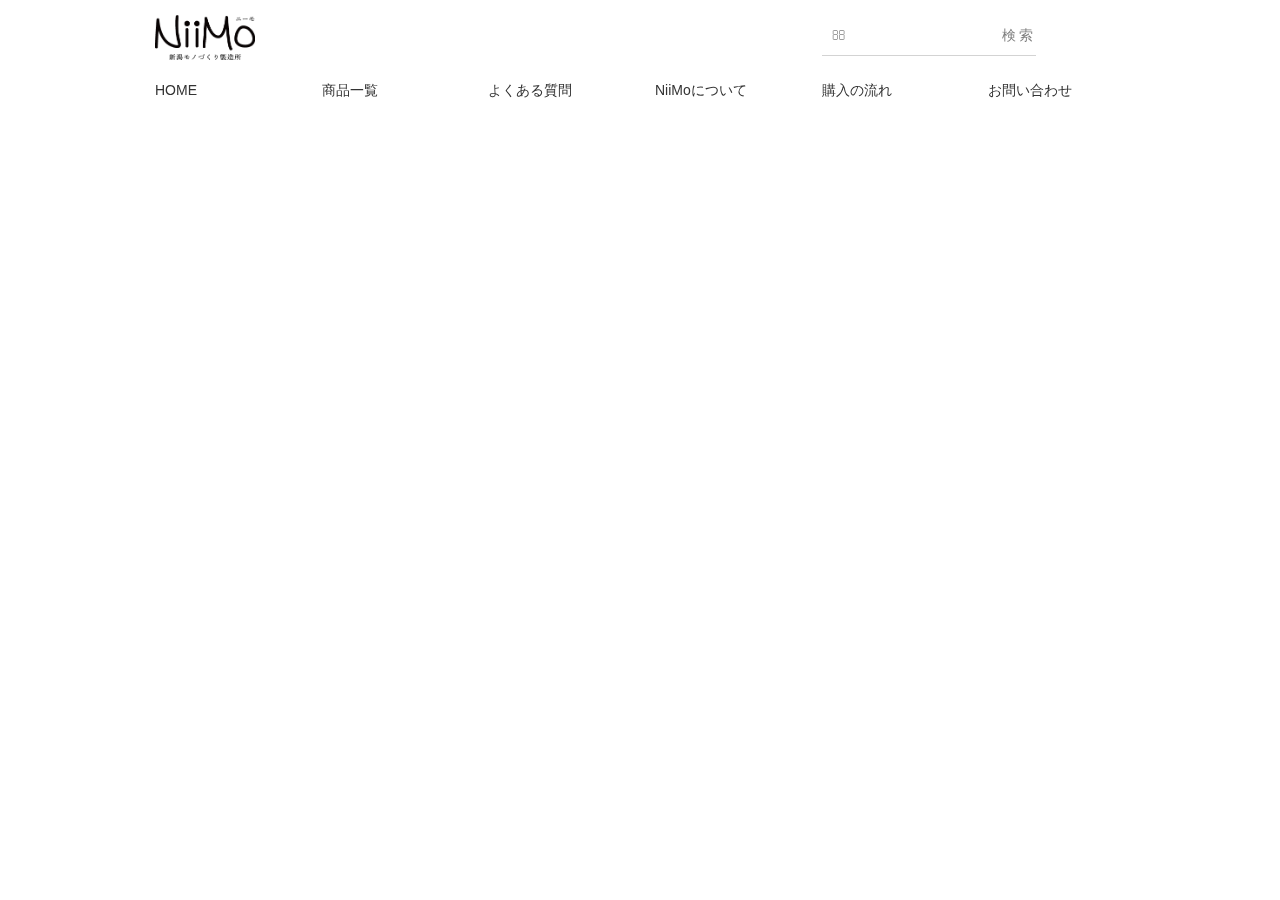
<file: iframe/pc-header.html>
<!doctype html>
<html>
<head>
  <meta charset="UTF-8">
  <link rel="stylesheet" href="https://use.fontawesome.com/releases/v5.3.1/css/all.css" integrity="sha384-mzrmE5qonljUremFsqc01SB46JvROS7bZs3IO2EmfFsd15uHvIt+Y8vEf7N7fWAU" crossorigin="anonymous">

  <!-- bootstrap theme -->
  <link rel="stylesheet" href="../theme/white_pro-master/css/bootstrap.min.css">

  <!-- my style -->
  <link rel="stylesheet" href="../css/nav.css">
</head>

<body>

<!-- navigation for pc -->
<nav class="pc-header navbar-fixed-top hidden-xs">
  <div class="pc-header-wrap">

    <div class="container">
      <div class="row">
        <div class="col-sm-2">
          <h1><a href="../" target="_top"><img src="../img/pc/niimo-logo2.png" alt=""></a></h1>
        </div>
        <div class="col-sm-6 dummy"></div>
        <div class="col-sm-4">
          <div class="searchbox">
            <div class="search">
              <form method="get" target="_top" action="https://esearch.rakuten.co.jp/rms/sd/esearch/vc" accept-charset="EUC-JP">
                <div class="search">
                  <input type="submit" value="&#xf002;" class="fas"><input type="text" name="sitem" placeholder="検索">
                  <input type="hidden" name="f" value="A">
                  <input type="hidden" name="sv" value="6">
                  <input type="hidden" name="sid" value="381715">
                  <input type="hidden" name="su" value="ep-naire">
                  <input type="hidden" name="sn" value="NiiMo">
                </div>
              </form>
            </div>
          </div>
        </div>
      </div>
    </div>

    <div class="container links">
      <div class="row">
        <div class="col-sm-2"><a target="_top" href="../">HOME</a></div>
        <div class="col-sm-2"><a target="_top" href="https://search.rakuten.co.jp/search/mall/?lang=ja&pref=tokyo&sid=381715">商品一覧</a></div>
        <div class="col-sm-2"><a target="_top" href="../content-page/qa.html">よくある質問</a></div>
        <div class="col-sm-2"><a target="_top" href="../content-page/about-niimo.html">NiiMoについて</a></div>
        <div class="col-sm-2"><a target="_top" href="../content-page/howtoorder.html">購入の流れ</a></div>
        <div class="col-sm-2"><a target="_top" href="https://ask.step.rakuten.co.jp/inquiry-form/?ms=500&shop_id=381715">お問い合わせ</a></div>
      </div>
    </div>

  </div>
</nav>

</body>
</html>
</file>
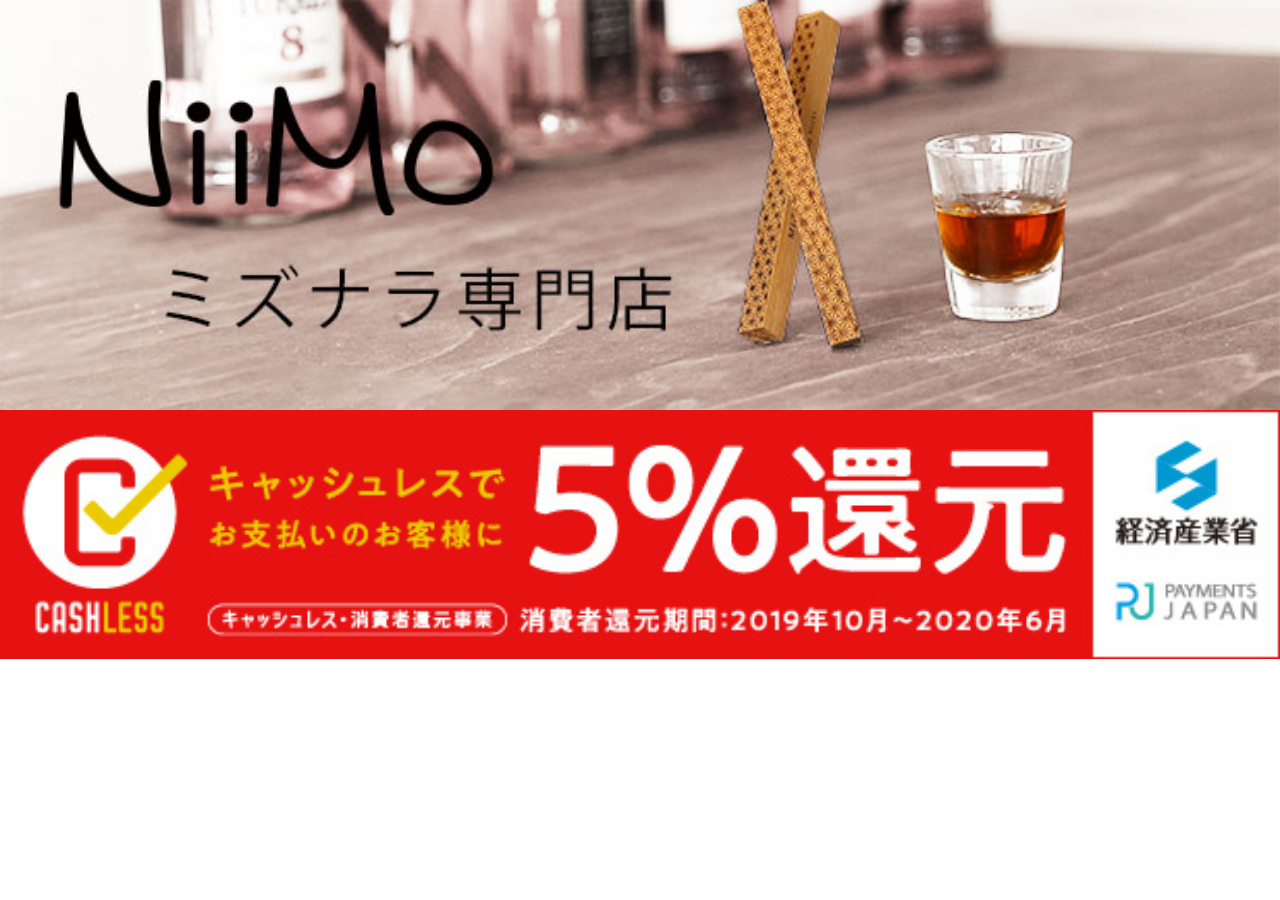
<file: iframe/sp-header.html>
<!DOCTYPE html>
<html lang="ja">
<head>
  <meta charset="UTF-8">
  <meta name="viewport" content="width=device-width, initial-scale=1.0">
  <meta http-equiv="X-UA-Compatible" content="ie=edge">
  <title>NiiMo sp header</title>

  <!-- Fontawesome -->
  <link rel="stylesheet" href="https://use.fontawesome.com/releases/v5.3.1/css/all.css" integrity="sha384-mzrmE5qonljUremFsqc01SB46JvROS7bZs3IO2EmfFsd15uHvIt+Y8vEf7N7fWAU" crossorigin="anonymous">
  <link href="https://maxcdn.bootstrapcdn.com/font-awesome/4.7.0/css/font-awesome.min.css" rel="stylesheet" >

  <!-- bootstrap4 css -->
  <link rel="stylesheet" href="https://stackpath.bootstrapcdn.com/bootstrap/4.3.1/css/bootstrap.min.css" integrity="sha384-ggOyR0iXCbMQv3Xipma34MD+dH/1fQ784/j6cY/iJTQUOhcWr7x9JvoRxT2MZw1T" crossorigin="anonymous">

  <!-- my style -->
  <link rel="stylesheet" href="css/sp-header.css">

</head>
<body class="sp-header">

<div class="spheader-wrap">

  <div class="shop spheader-event-banner">

    <!-- ショップバナー -->
    <a href="../" target="_top">
      <img src="../shop-banner/niimo.jpg">
      <!-- <img src="../shop-banner/myshop.jpg"> -->
    </a>

    <!-- 各イベントバナー -->
    <!-- <a href="https://event.rakuten.co.jp/campaign/point-up/marathon/" target="_top"> -->
      <!-- <img class="point4" src="https://www.rakuten.ne.jp/gold/ep-naire/event-banner/2020.1.8.sp.gif"> -->
    <!-- </a> -->

    <!-- キャッシュレス還元 -->
    <a href="https://event.rakuten.co.jp/campaign/cashless/" target="_top">
      <img src="../shop-banner/cashless.jpg">
    </a>
  </div>
</div>

<!-- bootstrap4 js -->
<script src="https://code.jquery.com/jquery-3.3.1.slim.min.js" integrity="sha384-q8i/X+965DzO0rT7abK41JStQIAqVgRVzpbzo5smXKp4YfRvH+8abtTE1Pi6jizo" crossorigin="anonymous"></script>
<script src="https://cdnjs.cloudflare.com/ajax/libs/popper.js/1.14.7/umd/popper.min.js" integrity="sha384-UO2eT0CpHqdSJQ6hJty5KVphtPhzWj9WO1clHTMGa3JDZwrnQq4sF86dIHNDz0W1" crossorigin="anonymous"></script>
<script src="https://stackpath.bootstrapcdn.com/bootstrap/4.3.1/js/bootstrap.min.js" integrity="sha384-JjSmVgyd0p3pXB1rRibZUAYoIIy6OrQ6VrjIEaFf/nJGzIxFDsf4x0xIM+B07jRM" crossorigin="anonymous"></script>

</body>
</html>
</file>
<file: css/base.css>
@import url(nav.css);

html {
  scroll-padding-top: 120px;
}

h1, h2, h3, h4, h5, h6 {
  font-family: serif;
  text-align: center;
  margin-top: 30px;
  margin-bottom: 30px;
}

.nopadding {
  padding: 0;
  max-width: 900px;
  margin: 0 auto;
}

.content-wrap {
  padding: 60px 15px 0;
  margin-bottom: 60px;
  max-width: 1000px;
  margin-left: auto;
  margin-right: auto;
}

.content-wrap .breadcrumb {
  margin-top: 15px;
  margin-bottom: 15px;
  border-radius: 0;
}

.content-wrap img, footer img {
  width: 100%;
  height: auto;
}

.content-wrap>* {
  padding: 16px 15px;
  background-color: rgba(255,255,255,.8);
  margin-top: 60px;
  margin-bottom: 60px;
}

.content-wrap>*:last-child {
  margin-bottom: 0;
}

.content-wrap>*>img {
  display: block;
  margin-bottom: 30px;
  margin-left: auto;
  margin-right: auto;
}

.content-wrap>*>p {
  text-indent: 1em;
  margin-bottom: 45px;
}

.keyvisual {
  max-width: 1800px;
  margin-left: auto;
  margin-right: auto;
}

a[href="#"]>* {
  outline: 1px dashed pink;
}

/* -------------------------------------
footer
------------------------------------- */
.breadcrumb {
  background-color: white;
  border-bottom: 1px solid lightgray;
}

.breadcrumb>li+li:before {
  content: ">";
}

/* -------------------------------------
footer
------------------------------------- */
footer {
    margin-top: 40px;
    font-size: 18px;
}

footer a {
    text-decoration: none;
    color: inherit;
}

footer a:hover {
    text-decoration: none;
}

.contact {
  padding-top: 20px;
  padding-bottom: 20px;
}

.contact .whitebox {
  padding: 10px 0;
  max-width: 350px;
  background-color: rgba(255, 255, 255, 0.7);
  margin-right: auto;
  margin-left: auto;
}
@media (min-width: 768px) {
  .contact {
    max-width: 970px;
    background-color: rgba(255, 255, 255, 0.7);
    margin-right: auto;
    margin-left: auto;
  }
  .contact .whitebox {
    background-color: transparent;
  }
}

.contact p {
  font-size: 14px;
}

.contact small {
  font-size: 10px;
}

.contact i {
  margin-right: 15px;
}

.contact button {
  background-color: #b28224;
  border: none;
  padding: 15px;
  margin-top: 15px;
  margin-bottom: 15px;
}

footer h4 {
  font-family: sans-serif;
}

footer>.container {
  font-weight: bold;
  font-size: 16px;
  margin-top: 60px;
  margin-bottom: 60px;
  max-width: 940px;
}

footer .container .row>div {
  line-height: 60px;
}

.copyright {
  font-size: 12px;
  text-align: center;
  margin: 0;
  padding-top: 5px;
  padding-bottom: 5px;
  color: black;
}

.copyright p {
  margin: 0;
}

/* -------------------------------------
shopping-flow
------------------------------------- */
#shopping-flow {
  text-align: center;
}

#shopping-flow h2 {
  margin-bottom: 30px;
}

#shopping-flow p {
  margin: 8px 0;
  font-size: 16px;
  line-height: 36px;
}
@media (min-width: 768px) {
  #shopping-flow p {
    line-height: 60px;
  }
}

#shopping-flow i {
  color: #b28224;
  font-size: 30px;
  line-height: 10px;
}

/* -------------------------------------
other-shop
------------------------------------- */
.other-shop .item {
  max-width: 200px;
  margin-left: auto;
  margin-right: auto;
}

.other-shop p {
  text-align: center;
  font-weight: bold;
}
</file>
<file: css/top.css>
* {
    /* outline: 1px dashed green; */
}

h2 {
  font-size: 26px;
}

@media (min-width: 768px) {
  h2 {
    font-weight: bold;
  }
}

#whats-niimo, #shopping-flow {
  margin: 60px auto;
}

/* -------------------------------------
fixed background image
------------------------------------- */
body {
  position: relative;
  width: 100%;
  z-index: 0;
}

body::before {
  content: '';
  display: block;
  position: fixed;
  /* 70px = header height */
  top: 70px;
  left: 0;
  z-index: -1;
  width: 100%;
  height: calc(100vh - 70px);
  background: url(../img/sp/water.jpg);
  background-position: center center;
  background-repeat: no-repeat;
  background-size: cover;
  -webkit-background-size: cover;
}
@media (min-width: 768px) {
  body::before {
    top: 0;
    height: 100vh;
  }
}

/* -------------------------------------
.catchcopy
------------------------------------- */
.catchcopy h2 {
  font-size: 26px;
  font-weight: bold;
  text-align: center;
}

@media (min-width: 768px) {
  .catchcopy p {
    text-align: center;
  }
}

/* -------------------------------------
howto
------------------------------------- */
.howto li {
  line-height: 2em;
}

/* -------------------------------------
lineup
------------------------------------- */
.lineup .row>div {
  margin-bottom: 15px;
}

.lineup img {
  margin-bottom: 15px;
}

.lineup img+p {
  text-align: center;
  font-weight: bold;
}

.lineup a {
  color: inherit;
}

/* -------------------------------------
whats-niimo
------------------------------------- */
#whats-niimo {
  text-align: center;
}
@media (min-width: 768px) {
  #whats-niimo {
    text-align: left;
  }
  #whats-niimo h2 {
    text-align: center;
  }
}

#whats-niimo>* {
  margin: 15px auto;
}

#whats-niimo p {
  font-size: 16px;
  line-height: 28px;
}

/* -------------------------------------
category-unit
------------------------------------- */
.category-unit {
    margin-top: 2em;
}

.category-unit a {
    text-decoration: none;
    color: inherit;
}

.category-unit .title {
    font-size: 24px;
    margin-bottom: .5em;
}

.category-unit .title>i {
    font-size: 32px;
    margin-right: .3em;
    color: #6e7475;
}

.category-unit .card {
    padding: 15px;
}

.category-unit .card-inner {
    padding: 5px;
}

.card-title {
    font-weight: bold;
    color: #7f7f7f;
}

.card-text {
    font-size: 12px;
    color: #ccc;
}

/* -------------------------------------
corner-card
------------------------------------- */
.corner-card {
    padding-left: 5px;
    padding-right: 5px;
    margin-bottom: 10px;
}

/* -------------------------------------
about-stick
------------------------------------- */
.about-stick .container {
  margin-top: 60px;
  margin-bottom: 80px;
}

.about-stick p {
  margin-top: 30px;
  line-height: 1.8em;
  text-indent: 1em;
}

.about-stick li {
  line-height: 1.8em;
}

.about-stick span {
  padding: 10px;
  background-color: #b28224;
  font-size: 10px;
  color: white;
  letter-spacing: 2px;
}
</file>
<file: theme/white_pro-master/css/prettyPhoto.css>
div.pp_default .pp_top,div.pp_default .pp_top .pp_middle,div.pp_default .pp_top .pp_left,div.pp_default .pp_top .pp_right,div.pp_default .pp_bottom,div.pp_default .pp_bottom .pp_left,div.pp_default .pp_bottom .pp_middle,div.pp_default .pp_bottom .pp_right{height:13px}
div.pp_default .pp_top .pp_left{background:url(../images/prettyPhoto/default/sprite.png) -78px -93px no-repeat}
div.pp_default .pp_top .pp_middle{background:url(../images/prettyPhoto/default/sprite_x.png) top left repeat-x}
div.pp_default .pp_top .pp_right{background:url(../images/prettyPhoto/default/sprite.png) -112px -93px no-repeat}
div.pp_default .pp_content .ppt{color:#f8f8f8}
div.pp_default .pp_content_container .pp_left{background:url(../images/prettyPhoto/default/sprite_y.png) -7px 0 repeat-y;padding-left:13px}
div.pp_default .pp_content_container .pp_right{background:url(../images/prettyPhoto/default/sprite_y.png) top right repeat-y;padding-right:13px}
div.pp_default .pp_next:hover{background:url(../images/prettyPhoto/default/sprite_next.png) center right no-repeat;cursor:pointer}
div.pp_default .pp_previous:hover{background:url(../images/prettyPhoto/default/sprite_prev.png) center left no-repeat;cursor:pointer}
div.pp_default .pp_expand{background:url(../images/prettyPhoto/default/sprite.png) 0 -29px no-repeat;cursor:pointer;width:28px;height:28px}
div.pp_default .pp_expand:hover{background:url(../images/prettyPhoto/default/sprite.png) 0 -56px no-repeat;cursor:pointer}
div.pp_default .pp_contract{background:url(../images/prettyPhoto/default/sprite.png) 0 -84px no-repeat;cursor:pointer;width:28px;height:28px}
div.pp_default .pp_contract:hover{background:url(../images/prettyPhoto/default/sprite.png) 0 -113px no-repeat;cursor:pointer}
div.pp_default .pp_close{width:30px;height:30px;background:url(../images/prettyPhoto/default/sprite.png) 2px 1px no-repeat;cursor:pointer}
div.pp_default .pp_gallery ul li a{background:url(../images/prettyPhoto/default/default_thumb.png) center center #f8f8f8;border:1px solid #aaa}
div.pp_default .pp_social{margin-top:7px}
div.pp_default .pp_gallery a.pp_arrow_previous,div.pp_default .pp_gallery a.pp_arrow_next{position:static;left:auto}
div.pp_default .pp_nav .pp_play,div.pp_default .pp_nav .pp_pause{background:url(../images/prettyPhoto/default/sprite.png) -51px 1px no-repeat;height:30px;width:30px}
div.pp_default .pp_nav .pp_pause{background-position:-51px -29px}
div.pp_default a.pp_arrow_previous,div.pp_default a.pp_arrow_next{background:url(../images/prettyPhoto/default/sprite.png) -31px -3px no-repeat;height:20px;width:20px;margin:4px 0 0}
div.pp_default a.pp_arrow_next{left:52px;background-position:-82px -3px}
div.pp_default .pp_content_container .pp_details{margin-top:5px}
div.pp_default .pp_nav{clear:none;height:30px;width:110px;position:relative}
div.pp_default .pp_nav .currentTextHolder{font-family:Georgia;font-style:italic;color:#999;font-size:11px;left:75px;line-height:25px;position:absolute;top:2px;margin:0;padding:0 0 0 10px}
div.pp_default .pp_close:hover,div.pp_default .pp_nav .pp_play:hover,div.pp_default .pp_nav .pp_pause:hover,div.pp_default .pp_arrow_next:hover,div.pp_default .pp_arrow_previous:hover{opacity:0.7}
div.pp_default .pp_description{font-size:11px;font-weight:700;line-height:14px;margin:5px 50px 5px 0}
div.pp_default .pp_bottom .pp_left{background:url(../images/prettyPhoto/default/sprite.png) -78px -127px no-repeat}
div.pp_default .pp_bottom .pp_middle{background:url(../images/prettyPhoto/default/sprite_x.png) bottom left repeat-x}
div.pp_default .pp_bottom .pp_right{background:url(../images/prettyPhoto/default/sprite.png) -112px -127px no-repeat}
div.pp_default .pp_loaderIcon{background:url(../images/prettyPhoto/default/loader.gif) center center no-repeat}
div.light_rounded .pp_top .pp_left{background:url(../images/prettyPhoto/light_rounded/sprite.png) -88px -53px no-repeat}
div.light_rounded .pp_top .pp_right{background:url(../images/prettyPhoto/light_rounded/sprite.png) -110px -53px no-repeat}
div.light_rounded .pp_next:hover{background:url(../images/prettyPhoto/light_rounded/btnNext.png) center right no-repeat;cursor:pointer}
div.light_rounded .pp_previous:hover{background:url(../images/prettyPhoto/light_rounded/btnPrevious.png) center left no-repeat;cursor:pointer}
div.light_rounded .pp_expand{background:url(../images/prettyPhoto/light_rounded/sprite.png) -31px -26px no-repeat;cursor:pointer}
div.light_rounded .pp_expand:hover{background:url(../images/prettyPhoto/light_rounded/sprite.png) -31px -47px no-repeat;cursor:pointer}
div.light_rounded .pp_contract{background:url(../images/prettyPhoto/light_rounded/sprite.png) 0 -26px no-repeat;cursor:pointer}
div.light_rounded .pp_contract:hover{background:url(../images/prettyPhoto/light_rounded/sprite.png) 0 -47px no-repeat;cursor:pointer}
div.light_rounded .pp_close{width:75px;height:22px;background:url(../images/prettyPhoto/light_rounded/sprite.png) -1px -1px no-repeat;cursor:pointer}
div.light_rounded .pp_nav .pp_play{background:url(../images/prettyPhoto/light_rounded/sprite.png) -1px -100px no-repeat;height:15px;width:14px}
div.light_rounded .pp_nav .pp_pause{background:url(../images/prettyPhoto/light_rounded/sprite.png) -24px -100px no-repeat;height:15px;width:14px}
div.light_rounded .pp_arrow_previous{background:url(../images/prettyPhoto/light_rounded/sprite.png) 0 -71px no-repeat}
div.light_rounded .pp_arrow_next{background:url(../images/prettyPhoto/light_rounded/sprite.png) -22px -71px no-repeat}
div.light_rounded .pp_bottom .pp_left{background:url(../images/prettyPhoto/light_rounded/sprite.png) -88px -80px no-repeat}
div.light_rounded .pp_bottom .pp_right{background:url(../images/prettyPhoto/light_rounded/sprite.png) -110px -80px no-repeat}
div.dark_rounded .pp_top .pp_left{background:url(../images/prettyPhoto/dark_rounded/sprite.png) -88px -53px no-repeat}
div.dark_rounded .pp_top .pp_right{background:url(../images/prettyPhoto/dark_rounded/sprite.png) -110px -53px no-repeat}
div.dark_rounded .pp_content_container .pp_left{background:url(../images/prettyPhoto/dark_rounded/contentPattern.png) top left repeat-y}
div.dark_rounded .pp_content_container .pp_right{background:url(../images/prettyPhoto/dark_rounded/contentPattern.png) top right repeat-y}
div.dark_rounded .pp_next:hover{background:url(../images/prettyPhoto/dark_rounded/btnNext.png) center right no-repeat;cursor:pointer}
div.dark_rounded .pp_previous:hover{background:url(../images/prettyPhoto/dark_rounded/btnPrevious.png) center left no-repeat;cursor:pointer}
div.dark_rounded .pp_expand{background:url(../images/prettyPhoto/dark_rounded/sprite.png) -31px -26px no-repeat;cursor:pointer}
div.dark_rounded .pp_expand:hover{background:url(../images/prettyPhoto/dark_rounded/sprite.png) -31px -47px no-repeat;cursor:pointer}
div.dark_rounded .pp_contract{background:url(../images/prettyPhoto/dark_rounded/sprite.png) 0 -26px no-repeat;cursor:pointer}
div.dark_rounded .pp_contract:hover{background:url(../images/prettyPhoto/dark_rounded/sprite.png) 0 -47px no-repeat;cursor:pointer}
div.dark_rounded .pp_close{width:75px;height:22px;background:url(../images/prettyPhoto/dark_rounded/sprite.png) -1px -1px no-repeat;cursor:pointer}
div.dark_rounded .pp_description{margin-right:85px;color:#fff}
div.dark_rounded .pp_nav .pp_play{background:url(../images/prettyPhoto/dark_rounded/sprite.png) -1px -100px no-repeat;height:15px;width:14px}
div.dark_rounded .pp_nav .pp_pause{background:url(../images/prettyPhoto/dark_rounded/sprite.png) -24px -100px no-repeat;height:15px;width:14px}
div.dark_rounded .pp_arrow_previous{background:url(../images/prettyPhoto/dark_rounded/sprite.png) 0 -71px no-repeat}
div.dark_rounded .pp_arrow_next{background:url(../images/prettyPhoto/dark_rounded/sprite.png) -22px -71px no-repeat}
div.dark_rounded .pp_bottom .pp_left{background:url(../images/prettyPhoto/dark_rounded/sprite.png) -88px -80px no-repeat}
div.dark_rounded .pp_bottom .pp_right{background:url(../images/prettyPhoto/dark_rounded/sprite.png) -110px -80px no-repeat}
div.dark_rounded .pp_loaderIcon{background:url(../images/prettyPhoto/dark_rounded/loader.gif) center center no-repeat}
div.dark_square .pp_left,div.dark_square .pp_middle,div.dark_square .pp_right,div.dark_square .pp_content{background:#000}
div.dark_square .pp_description{color:#fff;margin:0 85px 0 0}
div.dark_square .pp_loaderIcon{background:url(../images/prettyPhoto/dark_square/loader.gif) center center no-repeat}
div.dark_square .pp_expand{background:url(../images/prettyPhoto/dark_square/sprite.png) -31px -26px no-repeat;cursor:pointer}
div.dark_square .pp_expand:hover{background:url(../images/prettyPhoto/dark_square/sprite.png) -31px -47px no-repeat;cursor:pointer}
div.dark_square .pp_contract{background:url(../images/prettyPhoto/dark_square/sprite.png) 0 -26px no-repeat;cursor:pointer}
div.dark_square .pp_contract:hover{background:url(../images/prettyPhoto/dark_square/sprite.png) 0 -47px no-repeat;cursor:pointer}
div.dark_square .pp_close{width:75px;height:22px;background:url(../images/prettyPhoto/dark_square/sprite.png) -1px -1px no-repeat;cursor:pointer}
div.dark_square .pp_nav{clear:none}
div.dark_square .pp_nav .pp_play{background:url(../images/prettyPhoto/dark_square/sprite.png) -1px -100px no-repeat;height:15px;width:14px}
div.dark_square .pp_nav .pp_pause{background:url(../images/prettyPhoto/dark_square/sprite.png) -24px -100px no-repeat;height:15px;width:14px}
div.dark_square .pp_arrow_previous{background:url(../images/prettyPhoto/dark_square/sprite.png) 0 -71px no-repeat}
div.dark_square .pp_arrow_next{background:url(../images/prettyPhoto/dark_square/sprite.png) -22px -71px no-repeat}
div.dark_square .pp_next:hover{background:url(../images/prettyPhoto/dark_square/btnNext.png) center right no-repeat;cursor:pointer}
div.dark_square .pp_previous:hover{background:url(../images/prettyPhoto/dark_square/btnPrevious.png) center left no-repeat;cursor:pointer}
div.light_square .pp_expand{background:url(../images/prettyPhoto/light_square/sprite.png) -31px -26px no-repeat;cursor:pointer}
div.light_square .pp_expand:hover{background:url(../images/prettyPhoto/light_square/sprite.png) -31px -47px no-repeat;cursor:pointer}
div.light_square .pp_contract{background:url(../images/prettyPhoto/light_square/sprite.png) 0 -26px no-repeat;cursor:pointer}
div.light_square .pp_contract:hover{background:url(../images/prettyPhoto/light_square/sprite.png) 0 -47px no-repeat;cursor:pointer}
div.light_square .pp_close{width:75px;height:22px;background:url(../images/prettyPhoto/light_square/sprite.png) -1px -1px no-repeat;cursor:pointer}
div.light_square .pp_nav .pp_play{background:url(../images/prettyPhoto/light_square/sprite.png) -1px -100px no-repeat;height:15px;width:14px}
div.light_square .pp_nav .pp_pause{background:url(../images/prettyPhoto/light_square/sprite.png) -24px -100px no-repeat;height:15px;width:14px}
div.light_square .pp_arrow_previous{background:url(../images/prettyPhoto/light_square/sprite.png) 0 -71px no-repeat}
div.light_square .pp_arrow_next{background:url(../images/prettyPhoto/light_square/sprite.png) -22px -71px no-repeat}
div.light_square .pp_next:hover{background:url(../images/prettyPhoto/light_square/btnNext.png) center right no-repeat;cursor:pointer}
div.light_square .pp_previous:hover{background:url(../images/prettyPhoto/light_square/btnPrevious.png) center left no-repeat;cursor:pointer}
div.facebook .pp_top .pp_left{background:url(../images/prettyPhoto/facebook/sprite.png) -88px -53px no-repeat}
div.facebook .pp_top .pp_middle{background:url(../images/prettyPhoto/facebook/contentPatternTop.png) top left repeat-x}
div.facebook .pp_top .pp_right{background:url(../images/prettyPhoto/facebook/sprite.png) -110px -53px no-repeat}
div.facebook .pp_content_container .pp_left{background:url(../images/prettyPhoto/facebook/contentPatternLeft.png) top left repeat-y}
div.facebook .pp_content_container .pp_right{background:url(../images/prettyPhoto/facebook/contentPatternRight.png) top right repeat-y}
div.facebook .pp_expand{background:url(../images/prettyPhoto/facebook/sprite.png) -31px -26px no-repeat;cursor:pointer}
div.facebook .pp_expand:hover{background:url(../images/prettyPhoto/facebook/sprite.png) -31px -47px no-repeat;cursor:pointer}
div.facebook .pp_contract{background:url(../images/prettyPhoto/facebook/sprite.png) 0 -26px no-repeat;cursor:pointer}
div.facebook .pp_contract:hover{background:url(../images/prettyPhoto/facebook/sprite.png) 0 -47px no-repeat;cursor:pointer}
div.facebook .pp_close{width:22px;height:22px;background:url(../images/prettyPhoto/facebook/sprite.png) -1px -1px no-repeat;cursor:pointer}
div.facebook .pp_description{margin:0 37px 0 0}
div.facebook .pp_loaderIcon{background:url(../images/prettyPhoto/facebook/loader.gif) center center no-repeat}
div.facebook .pp_arrow_previous{background:url(../images/prettyPhoto/facebook/sprite.png) 0 -71px no-repeat;height:22px;margin-top:0;width:22px}
div.facebook .pp_arrow_previous.disabled{background-position:0 -96px;cursor:default}
div.facebook .pp_arrow_next{background:url(../images/prettyPhoto/facebook/sprite.png) -32px -71px no-repeat;height:22px;margin-top:0;width:22px}
div.facebook .pp_arrow_next.disabled{background-position:-32px -96px;cursor:default}
div.facebook .pp_nav{margin-top:0}
div.facebook .pp_nav p{font-size:15px;padding:0 3px 0 4px}
div.facebook .pp_nav .pp_play{background:url(../images/prettyPhoto/facebook/sprite.png) -1px -123px no-repeat;height:22px;width:22px}
div.facebook .pp_nav .pp_pause{background:url(../images/prettyPhoto/facebook/sprite.png) -32px -123px no-repeat;height:22px;width:22px}
div.facebook .pp_next:hover{background:url(../images/prettyPhoto/facebook/btnNext.png) center right no-repeat;cursor:pointer}
div.facebook .pp_previous:hover{background:url(../images/prettyPhoto/facebook/btnPrevious.png) center left no-repeat;cursor:pointer}
div.facebook .pp_bottom .pp_left{background:url(../images/prettyPhoto/facebook/sprite.png) -88px -80px no-repeat}
div.facebook .pp_bottom .pp_middle{background:url(../images/prettyPhoto/facebook/contentPatternBottom.png) top left repeat-x}
div.facebook .pp_bottom .pp_right{background:url(../images/prettyPhoto/facebook/sprite.png) -110px -80px no-repeat}
div.pp_pic_holder a:focus{outline:none}
div.pp_overlay{background:#000;display:none;left:0;position:absolute;top:0;width:100%;z-index:9500}
div.pp_pic_holder{display:none;position:absolute;width:100px;z-index:10000}
.pp_content{height:40px;min-width:40px}
* html .pp_content{width:40px}
.pp_content_container{position:relative;text-align:left;width:100%}
.pp_content_container .pp_left{padding-left:20px}
.pp_content_container .pp_right{padding-right:20px}
.pp_content_container .pp_details{float:left;margin:10px 0 2px}
.pp_description{display:none;margin:0}
.pp_social{float:left;margin:0}
.pp_social .facebook{float:left;margin-left:5px;width:55px;overflow:hidden}
.pp_social .twitter{float:left}
.pp_nav{clear:right;float:left;margin:3px 10px 0 0}
.pp_nav p{float:left;white-space:nowrap;margin:2px 4px}
.pp_nav .pp_play,.pp_nav .pp_pause{float:left;margin-right:4px;text-indent:-10000px}
a.pp_arrow_previous,a.pp_arrow_next{display:block;float:left;height:15px;margin-top:3px;overflow:hidden;text-indent:-10000px;width:14px}
.pp_hoverContainer{position:absolute;top:0;width:100%;z-index:2000}
.pp_gallery{display:none;left:50%;margin-top:-50px;position:absolute;z-index:10000}
.pp_gallery div{float:left;overflow:hidden;position:relative}
.pp_gallery ul{float:left;height:35px;position:relative;white-space:nowrap;margin:0 0 0 5px;padding:0}
.pp_gallery ul a{border:1px rgba(0,0,0,0.5) solid;display:block;float:left;height:33px;overflow:hidden}
.pp_gallery ul a img{border:0}
.pp_gallery li{display:block;float:left;margin:0 5px 0 0;padding:0}
.pp_gallery li.default a{background:url(../images/prettyPhoto/facebook/default_thumbnail.gif) 0 0 no-repeat;display:block;height:33px;width:50px}
.pp_gallery .pp_arrow_previous,.pp_gallery .pp_arrow_next{margin-top:7px!important}
a.pp_next{background:url(../images/prettyPhoto/light_rounded/btnNext.png) 10000px 10000px no-repeat;display:block;float:right;height:100%;text-indent:-10000px;width:49%}
a.pp_previous{background:url(../images/prettyPhoto/light_rounded/btnNext.png) 10000px 10000px no-repeat;display:block;float:left;height:100%;text-indent:-10000px;width:49%}
a.pp_expand,a.pp_contract{cursor:pointer;display:none;height:20px;position:absolute;right:30px;text-indent:-10000px;top:10px;width:20px;z-index:20000}
a.pp_close{position:absolute;right:0;top:0;display:block;line-height:22px;text-indent:-10000px}
.pp_loaderIcon{display:block;height:24px;left:50%;position:absolute;top:50%;width:24px;margin:-12px 0 0 -12px}
#pp_full_res{line-height:1!important}
#pp_full_res .pp_inline{text-align:left}
#pp_full_res .pp_inline p{margin:0 0 15px}
div.ppt{color:#fff;display:none;font-size:17px;z-index:9999;margin:0 0 5px 15px}
div.pp_default .pp_content,div.light_rounded .pp_content{background-color:#fff}
div.pp_default #pp_full_res .pp_inline,div.light_rounded .pp_content .ppt,div.light_rounded #pp_full_res .pp_inline,div.light_square .pp_content .ppt,div.light_square #pp_full_res .pp_inline,div.facebook .pp_content .ppt,div.facebook #pp_full_res .pp_inline{color:#000}
div.pp_default .pp_gallery ul li a:hover,div.pp_default .pp_gallery ul li.selected a,.pp_gallery ul a:hover,.pp_gallery li.selected a{border-color:#fff}
div.pp_default .pp_details,div.light_rounded .pp_details,div.dark_rounded .pp_details,div.dark_square .pp_details,div.light_square .pp_details,div.facebook .pp_details{position:relative}
div.light_rounded .pp_top .pp_middle,div.light_rounded .pp_content_container .pp_left,div.light_rounded .pp_content_container .pp_right,div.light_rounded .pp_bottom .pp_middle,div.light_square .pp_left,div.light_square .pp_middle,div.light_square .pp_right,div.light_square .pp_content,div.facebook .pp_content{background:#fff}
div.light_rounded .pp_description,div.light_square .pp_description{margin-right:85px}
div.light_rounded .pp_gallery a.pp_arrow_previous,div.light_rounded .pp_gallery a.pp_arrow_next,div.dark_rounded .pp_gallery a.pp_arrow_previous,div.dark_rounded .pp_gallery a.pp_arrow_next,div.dark_square .pp_gallery a.pp_arrow_previous,div.dark_square .pp_gallery a.pp_arrow_next,div.light_square .pp_gallery a.pp_arrow_previous,div.light_square .pp_gallery a.pp_arrow_next{margin-top:12px!important}
div.light_rounded .pp_arrow_previous.disabled,div.dark_rounded .pp_arrow_previous.disabled,div.dark_square .pp_arrow_previous.disabled,div.light_square .pp_arrow_previous.disabled{background-position:0 -87px;cursor:default}
div.light_rounded .pp_arrow_next.disabled,div.dark_rounded .pp_arrow_next.disabled,div.dark_square .pp_arrow_next.disabled,div.light_square .pp_arrow_next.disabled{background-position:-22px -87px;cursor:default}
div.light_rounded .pp_loaderIcon,div.light_square .pp_loaderIcon{background:url(../images/prettyPhoto/light_rounded/loader.gif) center center no-repeat}
div.dark_rounded .pp_top .pp_middle,div.dark_rounded .pp_content,div.dark_rounded .pp_bottom .pp_middle{background:url(../images/prettyPhoto/dark_rounded/contentPattern.png) top left repeat}
div.dark_rounded .currentTextHolder,div.dark_square .currentTextHolder{color:#c4c4c4}
div.dark_rounded #pp_full_res .pp_inline,div.dark_square #pp_full_res .pp_inline{color:#fff}
.pp_top,.pp_bottom{height:20px;position:relative}
* html .pp_top,* html .pp_bottom{padding:0 20px}
.pp_top .pp_left,.pp_bottom .pp_left{height:20px;left:0;position:absolute;width:20px}
.pp_top .pp_middle,.pp_bottom .pp_middle{height:20px;left:20px;position:absolute;right:20px}
* html .pp_top .pp_middle,* html .pp_bottom .pp_middle{left:0;position:static}
.pp_top .pp_right,.pp_bottom .pp_right{height:20px;left:auto;position:absolute;right:0;top:0;width:20px}
.pp_fade,.pp_gallery li.default a img{display:none}

.pp_gallery ul a img{
	width:50px !important;
	height:35px !important;
	max-width:50px !important;
}


/* CUSTOM */
.pp_left, .pp_middle, .pp_right, div.pp_default .pp_content_container .pp_left, div.pp_default .pp_content, div.light_rounded .pp_content {background:none !important;}
.pp_details {position:static !important;}
.pp_nav, .pp_social {display:none !Important;}
div.pp_default .pp_close {z-index:9999; right:40px; top:20px; width:19px; height:18px; transition: none; -webkit-transition: none;}
div.pp_default .pp_close:hover {background-position:0 -17px;}

a.pp_previous, a.pp_next {background:none !Important; font-family:FontAwesome; text-indent:0; font-size:0;}
a.pp_previous:before,
a.pp_next:before {
	position:absolute;
	top:50%;
	width:70px;
	height:70px;
	margin-top:-35px;
	line-height:66px;
	font-size:32px;
	text-align:center;
	color:rgba(0,0,0,0.5);
	transition: all 0.3s ease-in-out; 
	-webkit-transition: all 0.3s ease-in-out;
}
a.pp_previous:before {content: "\f104"; left:0;}
a.pp_next:before {content: "\f105"; right:0;}
a.pp_previous:hover:before, a.pp_next:hover:before {color:#fff;}

.pp_gallery {margin-top:20px;}

.pp_gallery div {padding-top:2px;}
div.pp_default .pp_gallery ul li a {border:0 !important;}
div.pp_default .pp_gallery ul li {margin:0 5px;}
div.pp_default .pp_gallery ul li:hover, div.pp_default .pp_gallery ul li.selected {border:2px solid #fff; margin:-2px 3px 0;}
</file>
<file: theme/white_pro-master/css/style.css>
/*-----------------------------------------------------------------------------------*/
/*	GENERAL STYLING
/*-----------------------------------------------------------------------------------*/
::selection {background: #000; color:#fff;}
::-moz-selection {background: #000; color:#fff;}

footer ::selection {background: #fff; color:#000;}
footer ::-moz-selection {background: #fff; color:#000;}

.breadcrumbs_block ::selection {background: #fff; color:#000;}
.breadcrumbs_block ::-moz-selection {background: #fff; color:#000;}

.cleancode_block ::selection {background: #fff; color:#000;}
.cleancode_block ::-moz-selection {background: #fff; color:#000;}



body {
	overflow-x:hidden;
	position:relative;
	margin: 0;
	padding:0;
	font-family: 'Roboto', sans-serif;
	font-weight:300;
	font-size: 13px;
	line-height: 20px;
	color: #666;
	background-color:#fff;
}
#page {overflow-x:hidden; position:relative; z-index:5;}

.preloader_hide {opacity:0;}
#preloader {position:fixed; left:50%; top:50%; width:32px; height:32px; margin:-16px 0 0 -16px; display:block;}

section {background-color:#fff;}

.container {padding-left:0; padding-right:0;}

.parallax {
	background-position:0 0;
	width:100%;
	background-attachment:fixed !important;
}

a, input, select, textarea {
	vertical-align:top;
	outline:none !important;
	-webkit-appearance: none;
	-webkit-border-radius: 0;
}

select:-moz-focusring {
    color: transparent;
	outline:none !important;
    text-shadow: 0 0 0 #000 !important;
	border:0 !important;
}

textarea {resize: none;}

img {
	outline:0;
	vertical-align:top;
	border:0;
	max-width:100.1%;
	height:auto;
}

a {color:#999; transition: all 0.3s ease-in-out; -webkit-transition: all 0.3s ease-in-out;}
a:hover, a:focus {text-decoration:none; color:#333;}




.margbot0 {margin-bottom:0;}
.margbot5 {margin-bottom:5px !important;}
.margbot10 {margin-bottom:10px;}
.margbot20 {margin-bottom:20px;}
.margbot25 {margin-bottom:25px;}
.margbot30 {margin-bottom:30px !important;}
.margbot40 {margin-bottom:40px;}
.margbot50 {margin-bottom:50px;}
.margbot60 {margin-bottom:60px;}
.margbot70 {margin-bottom:70px;}
.margbot80 {margin-bottom:80px;}

.pad0 {padding:0 !important;}
.padbot0 {padding-bottom:0 !important;}
.padbot10 {padding-bottom:10px !important;}
.padbot20 {padding-bottom:20px !important;}
.padbot30 {padding-bottom:30px !important;}
.padbot40 {padding-bottom:40px !important;}
.padbot50 {padding-bottom:50px !important;}
.padbot60 {padding-bottom:60px !important;}
.padbot70 {padding-bottom:70px !important;}
.padbot80 {padding-bottom:80px !important;}
.padtop0 {padding-top:0 !important;}

.overlay {
	position:absolute;
	z-index:1;
	left:0;
	top:0;
	width:100%;
	height:100%;
	background-color: rgba(48,166,124,0.5);
}
.relative_block {position:relative; z-index:5;}








/*-----------------------------------------------------------------------------------*/
/*	TYPOGRAPHY
/*-----------------------------------------------------------------------------------*/
hr {border-color:#ededed;}

ul, ol {padding:0; margin:0;}
li {padding:0; margin:0; list-style:none;}

p {margin:0 0 20px;}


h1, h2, h3, h4, h5, h6 {
	margin-top:0;
	font-family: 'Roboto', sans-serif;
	text-transform:none;
	font-weight:300;
	color:#333;
}
h1 {margin:0 0 26px; line-height:46px; font-size:46px;}
h2 {margin:0 0 26px; line-height:40px; font-size:40px;}
h2 b {font-weight:500;}
h3 {margin:0 0 21px; line-height:25px; font-size:22px;}
h3 b {font-weight:900;}
h4 {margin:0 0 34px; line-height:25px; font-size:20px;}
h4 b {font-weight:500;}
h5 {margin:0 0 15px; line-height:20px; font-size:15px;}
h6 {margin:0 0 15px; line-height:20px; font-size:12px;}

.center {text-align:center;}
.right {text-align:right;}

.color_text {color:#30a67c;}
.color_dark {color:#505050;}
.color_light {color:#979797;}
.color_white {color:#fff;}
.color_red {color:#c10707;}
.color_yellow {color:#fec400;}

.color_bg {background:#30a67c;}

/* __________ blockquote __________ */
blockquote {position:relative; margin: 0 0 13px; padding:0 0 0 47px; border:0; font-style:italic; font-size:16px; color:#979797;}
blockquote:before {content:'“'; position:absolute; left:15px; top:13px; font-style:italic; font-size:70px; color:#979797;}






/*-----------------------------------------------------------------------------------*/
/*	SHORTCODES
/*-----------------------------------------------------------------------------------*/
/* __________ Buttons __________ */
.btn {
	margin: 0;
	padding: 24px 27px 22px;
	border:2px solid #ccc;
	border-radius: 0;
	box-shadow: none;
	text-transform:uppercase;
	font-weight: 900;
	line-height: 20px;
	font-size: 13px;
	color:#999;
	text-shadow: none;
	background-image: none !important;
	transition: all 0.3s ease-in-out;
	-webkit-transition: all 0.3s ease-in-out;
}
.btn:focus, .btn:hover {color:#333; border-color:#333;}

.btn-active {background-color:#1c1c1c; color:#fff; border-color:#1c1c1c;}
.btn-active:hover {color:#fff;}


.btn-lg {padding:19px 30px; font-size:18px;}
.btn-sm {padding: 6px 20px 5px; font-size:13px;}
.btn-xs {padding: 2px 15px 3px; font-size:11px;}


.btn_shortcodes .btn {margin:0 7px 10px 0;}
.btn_shortcodes .btn:last-child {margin-right:0;}


.ie .btn, .ie .btn-default {filter:none !important;}






/* __________ breadcrumb __________ */
.breadcrumbs_block {
	padding:81px 0;
	background-image:url(../images/clean_code_bg.jpg);
	background-repeat:no-repeat;
	background-size:cover;
}
.breadcrumbs_block h2 {
	margin-bottom:15px;
	line-height:80px;
	font-size:80px;
	color:#fff;
}
.breadcrumbs_block p {
	margin:0;
	line-height:34px;
	font-size:26px;
	color:#999;
}










/*-----------------------------------------------------------------------------------*/
/*	HEADER
/*-----------------------------------------------------------------------------------*/
header {
	position:relative;
	height:80px;
	background-color:#fff;
}


/* __________ Logo __________ */
.logo {float:left;}
.logo a {
	text-transform:uppercase;
	line-height:80px;
	font-size:26px;
	color:#333;
}
.logo a span {
	display:inline-block;
	padding-right:18px;
}
.logo a span.b1 {font-weight:900;}
.logo a span.b2 {font-weight:700;}
.logo a span.b3 {font-weight:400;}
.logo a span.b4 {font-weight:300;}
.logo a span.b5 {font-weight:100;}




/* __________ Menu __________ */
.menu_block {
	position:fixed;
	z-index:9999;
	left:0;
	top:0;
	right:0;
	height:80px;
	width:100%;
	background-color:#fff;
	box-shadow:0 2px 3px rgba(0,0,0,0.1);
}

.navmenu ul li {
	position:relative;
	display:inline-block;
}
.navmenu ul li a {
	display:block;
	margin:0 0 0 -3px;
	padding:30px 20px;
	text-transform:uppercase;
	font-weight:900;
	line-height:20px;
	font-size:13px;
	color:#666;
	transition: all 0.3s ease-in-out; 
	-webkit-transition: all 0.3s ease-in-out;
}
.navmenu li:hover a,
.navmenu li.active a {
	color:#333;
}

/* Sub menu */
.sub-menu ul {
	display: none;
	position: absolute;
	z-index: 9990;
	width: 180px;
	left: 50%;
	top: 100%;
	padding: 0;
	margin: 0 0 0 -90px;
}
.sub-menu.last ul {right:0; left:auto;}
.sub-menu ul:before {
	content:'';
	position:absolute;
	left:50%;
	top:-6px;
	margin-left:-5px;
	width: 0;
    height: 0;
    border-left: 6px solid transparent;
    border-right: 7px solid transparent;
    border-bottom: 6px solid #1c1c1c;
}

.sub-menu ul li  {
	margin:0;
	padding:0;
	width:100%;
	border-top: 0;
}
.sub-menu ul li a {
	position:relative;
	margin:0;
	padding: 15px 5px 14px 21px;
	font-weight:400;
	text-align:left;
	font-size:12px;
	color:#999 !important;
	background:#1c1c1c;
	border-bottom:1px solid #282828;
}
.sub-menu ul li:last-child a {border-bottom:0;}

.sub-menu ul li.active a, .sub-menu ul li a:hover {color:#fff !important; background:#161616;}







/*-----------------------------------------------------------------------------------*/
/*	SEARCH FORM TOP
/*-----------------------------------------------------------------------------------*/
#search-form form {
	position:relative;
	height:40px;
	margin:20px 0 20px 19px;
	padding-left:49px;
	border-left:1px solid #ccc;
	font-family: FontAwesome;
}
#search-form form:before {
	content: "\f002";
	position:absolute;
	left:29px;
	top:-2px;
	height:40px;
	line-height:40px;
	font-size:15px;
	color:#cccc;
}

#search-form input {
	width:42px;
	margin:0;
	padding:11px 0;
	text-transform:none;
	font-family: 'Roboto', sans-serif;
	font-weight:300;
	line-height:20px;
	font-size: 13px;
	color: #999;	
	background: none;
	border: 0;
	box-shadow: none;	 
	transition: all 0.3s ease-in-out; 
	-webkit-transition: all 0.3s ease-in-out;
}
#search-form input:focus {
	width:140px;
	padding: 11px 20px 11px 0;
}









/*-----------------------------------------------------------------------------------*/
/*	HOME
/*-----------------------------------------------------------------------------------*/
#home {position:relative;}






/*-----------------------------------------------------------------------------------*/
/*	ABOUT
/*-----------------------------------------------------------------------------------*/
#about {padding-top:70px;}

/* __________ Services __________ */
.services_block {padding:7px 0 0;}

.services_item {
	display:block;
	cursor:default;
}

.services_item p {
	position:relative;
	margin-bottom:15px;
	padding-bottom:19px;
	text-transform:none;
	font-weight:300;
	font-size:20px;
	color:#333;
}
.services_item p b {font-weight:400;}
.services_item p:before {
	content:'';
	position:absolute;
	left:0;
	bottom:0;
	width:30px;
	height:2px;
	background-color:#ccc;
}

.services_item span {
	display:block;
	padding-bottom:9px;
	font-weight:300;
	font-size:14px;
	color:#666;
}




/* __________ Clean Code __________ */
.cleancode_block {
	padding:96px 0 78px;
	background-image:url(../images/clean_code_bg.jpg);
	background-size:cover;
	background-position:0 0;
	background-attachment:fixed !important;
}

.cleancode_block .tab-content {
	overflow:hidden;
	padding: 0;
	margin:0 0 80px;
}
.cleancode_block p.title {
	margin:0 0 17px;
	font-weight:100;
	line-height:80px;
	font-size:80px;
	color:#fff;
}
.cleancode_block p.title b {font-weight:500;}

.cleancode_block span {
	font-weight:300;
	line-height:34px;
	font-size:26px;
	color:#999;
}
.cleancode_block .tab-pane {
	display:block;
	height:0;
	transform:translateY(-50%);
	-o-transform:translateY(-50%);
	-ms-transform:translateY(-50%);
	-webkit-transform:translateY(-50%);
	transition: all 0.5s ease-in-out; 
	-webkit-transition: all 0.5s ease-in-out;
}
.cleancode_block .tab-pane.active {
	height:auto;
	transform:translateY(0);
	-o-transform:translateY(0);
	-ms-transform:translateY(0);
	-webkit-transform:translateY(0);
}

.ie .cleancode_block .tab-pane {display:none;}
.ie .cleancode_block .tab-pane.active {display:block;}


.cleancode_block .nav-tabs {
	margin:0 -15px;
	border:0;
}
.cleancode_block .nav-tabs li {
	margin:0;
	padding:0 15px;
}
.cleancode_block .nav-tabs li a {
	width:170px;
	height:170px;
	margin:0;
	padding:54px 0 0;
	text-align:center;
	border:0 !important;
	border-radius:0;
	transition: background-color 0.3s ease-in-out;
	-webkit-transition: background-color 0.3s ease-in-out;
}
.cleancode_block .nav-tabs li a i {
	display:block;
	width:60px;
	height:60px;
	margin:0 auto;
	background-repeat:no-repeat;
	background-position:0 -60px;
	background-size:100% auto;
	-webkit-background-size:100% auto;
	transition: transform 0.2s ease-in-out; 
	-webkit-transition: -webkit-transform 0.2s ease-in-out;
}
.cleancode_block .nav-tabs li a.i1 i {background-image:url(../images/i1.png);}
.cleancode_block .nav-tabs li a.i2 i {background-image:url(../images/i2.png);}
.cleancode_block .nav-tabs li a.i3 i {background-image:url(../images/i3.png);}
.cleancode_block .nav-tabs li a.i4 i {background-image:url(../images/i4.png);}
.cleancode_block .nav-tabs li a.i5 i {background-image:url(../images/i5.png);}
.cleancode_block .nav-tabs li a.i6 i {background-image:url(../images/i6.png);}

.nav-tabs li a:hover,
.nav-tabs li a:focus {
	background-color:transparent;
}
.nav-tabs li.active a,
.nav-tabs li.active a:hover,
.nav-tabs li.active a:focus {
	background-color:#fff;
}

.nav-tabs li a:hover i {
	background-position:0 -120px;
	transform:translateY(-10px);
	-o-transform:translateY(-10px);
	-ms-transform:translateY(-10px);
	-webkit-transform:translateY(-10px);
}
.nav-tabs li.active a i {
	background-position:0 0;
	transform:translateY(-16px);
	-o-transform:translateY(-16px);
	-ms-transform:translateY(-16px);
	-webkit-transform:translateY(-16px);
}

.cleancode_block .nav-tabs li a span {
	display:block;
	font-family: 'Roboto', sans-serif;
	font-weight:400;
	line-height:20px;
	font-size:20px;
	color:#333;
	opacity:0;
	transform:translateY(-30px);
	-o-transform:translateY(-30px);
	-ms-transform:translateY(-30px);
	-webkit-transform:translateY(-30px);
	transition: all 0.5s ease-in-out; 
	-webkit-transition: all 0.5s ease-in-out;
}
.nav-tabs li.active a span {
	opacity:1;
	transform:translateY(-6px);
	-o-transform:translateY(-6px);
	-ms-transform:translateY(-6px);
	-webkit-transform:translateY(-6px);
}


/* __________ Multi Purpose __________ */
.purpose_block {padding:72px 0 0;}

.purpose_block p {
	margin-bottom:26px;
	font-weight:300;
	line-height:26px;
	font-size:17px;
	color:#666;
}
.purpose_block .btn {margin-top:30px; margin-right:16px;}
.purpose_block .btn-active {overflow:hidden;}
.purpose_block .btn-active span:before {
	content: attr(data-hover);
	position: absolute;
	top: 100%;
	left:0;
	width:100%;
	text-transform:uppercase;
	text-align:center;
	font-weight: 900;
	line-height:20px;
	font-size:13px;
	color:#1C1C1C;
	transition: all 0.3s ease-in-out; 
	-webkit-transition: all 0.3s ease-in-out;
}
.purpose_block .btn-active:hover span:before {color:#fff;}
.purpose_block .btn-active span {
	position: relative;
	display: inline-block;
	transition: all 0.3s ease-in-out; 
	-webkit-transition: all 0.3s ease-in-out;
}
.purpose_block .btn-active:hover span,
.purpose_block .btn-active:focus span {
	color:#1c1c1c;
	-webkit-transform: translateY(-100%);
	-moz-transform: translateY(-100%);
	transform: translateY(-100%);
}

.purpose_block .ipad_img1 {margin-top:-116px;}






/*-----------------------------------------------------------------------------------*/
/*	FEATURED WORKS
/*-----------------------------------------------------------------------------------*/
#projects {padding-top:47px;}

.work_item {
	position:relative;
	transition: all 0.3s ease-in-out; 
	-webkit-transition: all 0.3s ease-in-out;
}
.owl-item:hover .work_item {
	transform:scale(0.95);
	-o-transform:scale(0.95);
	-ms-transform:scale(0.95);
	-webkit-transform:scale(0.95);
}

.work_item .work_description {
	position:absolute;
	z-index:20;
	left:0;
	top:0;
	width:100%;
	height:100%;
	text-align:center;
	opacity:0;
	background-color:rgba(0,0,0,0.8);
	transition: all 0.3s ease-in-out; 
	-webkit-transition: all 0.3s ease-in-out;
}
.work_item:hover .work_description {opacity:1;}
.work_item .work_description .work_descr_cont {
	position:absolute;
	left:0;
	top:50%;
	width:100%;
	opacity:0;
	transform:translateY(-100%);
	-o-transform:translateY(-100%);
	-ms-transform:translateY(-100%);
	-webkit-transform:translateY(-100%);
	transition: all 0.3s ease-in-out; 
	-webkit-transition: all 0.3s ease-in-out;
}
.work_item:hover .work_description .work_descr_cont {
	opacity:1;
	transform:translateY(-50%);
	-o-transform:translateY(-50%);
	-ms-transform:translateY(-50%);
	-webkit-transform:translateY(-50%);
}
.work_item .work_description a {
	display:block;
	margin:0 0 6px;
	font-weight:300;
	line-height:24px;
	font-size:24px;
	color:#fff;
}
.work_item .work_description span {
	color:#666;
}

.work_item a.zoom {
	position:absolute;
	z-index:30;
	left:50%;
	bottom:0;
	width:60px;
	height:36px;
	margin-left:-30px;
	opacity:0;
	background-image:url(../images/zoom.png);
	background-repeat:no-repeat;
	background-position:0 0;
	background-size:100% auto;
	-webkit-background-size:100% auto;
	transition: bottom 0.3s ease-in-out, opacity 0.3s ease-in-out; 
	-webkit-transition: bottom 0.3s ease-in-out, opacity 0.3s ease-in-out;
}
.work_item:hover a.zoom {
	bottom:56px;
	opacity:1;
}
.work_item a.zoom:hover {background-image:url(../images/zoom_h.png);}



/* __________ WORKS DETAILS __________ */
#project_prev,
#project_close,
#project_next {
	position:relative;
	z-index:1;
	display: inline-block;
	width:50px;
	height:50px;
	margin:0 -2px 0 -3px;
	border:2px solid #ccc;
	font-family: FontAwesome;
	transition: all 0.2s ease-in-out; 
	-webkit-transition: all 0.2s ease-in-out;
}
#project_prev:hover, #project_close:hover, #project_next:hover {z-index:2; border-color:#333;}
#project_prev i,
#project_close i,
#project_next i {
	line-height:46px;
	font-size:26px;
	color:#ccc;
	transition: all 0.2s ease-in-out; 
	-webkit-transition: all 0.2s ease-in-out;
}
#project_close i {margin:0 -2px;}
#project_prev:hover i, #project_close:hover i, #project_next:hover i {color:#333;}

#project_prev.first, #project_next.last {cursor:default;}
#project_prev.first:hover, #project_next.last:hover {border-color:#ccc;}
#project_prev.first:hover i, #project_next.last:hover i {color:#ccc;}


ul.project_info li {
	margin-bottom:3px;
	font-style:italic;
	color:#505050;
}
ul.project_info li span {color:#979797;}
ul.project_info li span {color:#979797;}

.project_shared {padding:15px 0;}
.project_shared a {
	display:inline-block;
	width:36px;
	height:36px;
	margin-right:5px;
	border:1px solid #ccc;
	text-align:center;
	line-height:34px;
	font-size:20px;
	color:#ccc;
}
.project_shared a:hover {border-color:#333; color:#333;}



/* __________ Our Clients __________ */
.our_clients {padding:71px 0 78px;}

.our_clients .client_img {
	opacity:0.5;
	transition: all 0.3s ease-in-out; 
	-webkit-transition: all 0.3s ease-in-out;
}
.our_clients .client_img:hover {opacity:1;}









/*-----------------------------------------------------------------------------------*/
/*	OUR TEAM
/*-----------------------------------------------------------------------------------*/
#team {
	padding:75px 0 100px;
	background-image:url(../images/team_bg.jpg);
	background-size:cover;
	background-attachment:fixed !important;
}

.crewman_item {
	position:relative;
	margin:0 15px;
}
.crewman_item .crewman_descr {
	position:absolute;
	z-index:20;
	left:0;
	top:0;
	width:100%;
	height:100%;
	text-align:center;
	opacity:0;
	background-color:rgba(0,0,0,0.8);
	transition: all 0.5s ease-in-out; 
	-webkit-transition: all 0.5s ease-in-out;
}
.crewman_item:hover .crewman_descr {opacity:1;}
.crewman_item .crewman_descr .crewman_descr_cont {
	position:absolute;
	left:0;
	top:50%;
	width:100%;
	opacity:0;
	transform:translateY(-100%);
	-o-transform:translateY(-100%);
	-ms-transform:translateY(-100%);
	-webkit-transform:translateY(-100%);
	transition: all 0.5s ease-in-out; 
	-webkit-transition: all 0.5s ease-in-out;
}
.crewman_item:hover .crewman_descr .crewman_descr_cont {
	opacity:1;
	transform:translateY(-50%);
	-o-transform:translateY(-50%);
	-ms-transform:translateY(-50%);
	-webkit-transform:translateY(-50%);
}
.crewman_item .crewman_descr p {
	margin:0 0 6px;
	font-weight:300;
	line-height:24px;
	font-size:24px;
	color:#fff;
}
.crewman_item .crewman_descr span {
	color:#666;
}

.crewman_item .crewman_social {
	position:absolute;
	z-index:30;
	left:0;
	bottom:0;
	width:100%;
	opacity:0;
	text-align:center;
	transition: bottom 0.5s ease-in-out, opacity 0.5s ease-in-out; 
	-webkit-transition: bottom 0.5s ease-in-out, opacity 0.5s ease-in-out;
}
.crewman_item .crewman_social a {
	display:inline-block;
	width:60px;
	height:60px;
	margin:0 7px 0 10px;
	border:2px solid #333;
	border-radius:50%;
	line-height:58px;
	font-size:26px;
	color:#333;
}
.crewman_item:hover .crewman_social {
	bottom:56px;
	opacity:1;
}
.crewman_item .crewman_social a:hover {
	color:#fff;
	border-color:#fff;
}







/*-----------------------------------------------------------------------------------*/
/*	TESTIMONIALS
/*-----------------------------------------------------------------------------------*/
#news {padding:75px 0 50px;}

.testimonials{margin-bottom:77px;}
.testim_content {
	font-weight:300;
	line-height:38px;
	font-size:26px;
	color:#333;
}
.testim_author {
	padding-top:46px;
	font-weight:300;
	font-size:16px;
	color:#666;
}
.testim_author b {
	font-weight:500;
	color:#333;
}






/*-----------------------------------------------------------------------------------*/
/*	RECENT POSTS
/*-----------------------------------------------------------------------------------*/
.post_item_img {position:relative;}
.post_item_img:before {
	content:'';
	position:absolute;
	z-index:25;
	left:0;
	top:0;
	width:100%;
	height:100%;
	transition: all 0.3s ease-in-out; 
	-webkit-transition: all 0.3s ease-in-out;
}
.post_item:hover .post_item_img:before {background-color:rgba(0,0,0,0.8);}
.post_item_content {padding:23px 0 0;}
.post_item_content a.title {
	font-weight:300;
	line-height:34px;
	font-size:24px;
	color:#333;
}
.post_item_inf {padding-top:2px;}
.post_item_inf li {
	display:inline-block;
	padding-right:12px;
	color:#ccc;
}
.post_item_inf a {
	padding-right:12px;
	font-weight:300;
	font-size:14px;
}
.post_item_img a.link {
	position:absolute;
	z-index:30;
	left:50%;
	bottom:30%;
	width:60px;
	height:36px;
	margin:0 0 -18px -30px;
	opacity:0;
	background-image:url(../images/zoom.png);
	background-repeat:no-repeat;
	background-position:0 0;
	background-size:100% auto;
	-webkit-background-size:100% auto;
	transition: bottom 0.3s ease-in-out, opacity 0.3s ease-in-out; 
	-webkit-transition: bottom 0.3s ease-in-out, opacity 0.3s ease-in-out;
}
.post_item:hover .post_item_img a.link {
	bottom:50%;
	opacity:1;
}
.post_item_img a.link:hover {background-image:url(../images/zoom_h.png);}


/* __________ Recent Posts Small __________ */
.recent_posts_small {margin-bottom:15px;}
.post_item_img_small {
	overflow:hidden;
	float:left;
	width:70px;
	height:50px;
	margin:2px 15px 13px 0;
}
.post_item_img_small img {
	width:auto;
	max-width:none;
	height:100%;
	transition: opacity 0.3s ease-in-out; 
	-webkit-transition: opacity 0.3s ease-in-out;
}
.recent_posts_small:hover .post_item_img_small img {opacity:0.5;}
.post_item_content_small a.title {
	display:block;
	line-height:17px;
	font-size:14px;
	color:#ccc;
}
.post_item_content_small a.title:hover {color:#666;}
.post_item_inf_small li {
	display:inline-block;
	padding-top:4px;
	padding-right:10px;
	line-height:17px;
	font-size:11px;
	color:#666;
}



/* __________ Recent Posts Sidebar __________ */
.recent_posts_widget {margin-bottom:25px;}
.post_item_img_widget {
	overflow:hidden;
	width:270px;
	height:180px;
	margin-bottom:16px;
	background-color:#000;
}
.post_item_img_widget img {
	width:auto;
	max-width:none;
	height:100%;
	transition: opacity 0.3s ease-in-out; 
	-webkit-transition: opacity 0.3s ease-in-out;
}
.recent_posts_widget:hover .post_item_img_widget img {opacity:0.5;}

.post_item_content_widget a.title {
	display:block;
	line-height:21px;
	font-size:18px;
	color:#333;
}
.post_item_content_widgeta.title:hover {color:#666;}
.post_item_inf_widget li {
	display:inline-block;
	padding-top:12px;
	padding-right:10px;
	line-height:17px;
	font-size:11px;
	color:#999;
}









/*-----------------------------------------------------------------------------------*/
/*	FOOTER
/*-----------------------------------------------------------------------------------*/
#contacts {
	position: relative;
	z-index:0;
	padding:0;
	background:transparent;
}

footer {
	overflow:hidden;
	position:fixed;
	z-index:1;
	bottom:0;
	left:50%;
	opacity:0;
	width:100%;
	padding:60px 0 10px;
	color:#999;
	background-color:#1c1c1c;
	transform: translateX(-50%);
	-ms-transform: translateX(-50%);
	-webkit-transform: translateX(-50%);
}
footer h4 {color:#fff;}



/* __________ Footer About Block __________ */
.foot_about_block p {
	margin-bottom:24px;
	padding-right:71px;
	line-height:24px;
	font-size:12px;
}






/*-----------------------------------------------------------------------------------*/
/*	MAP
/*-----------------------------------------------------------------------------------*/
#map {
	position:fixed;
	z-index:3;
	bottom:-100%;
	left:0;
	right:0;
	height:401px;
	transition: all 0.3s ease-in-out; 
	-webkit-transition: all 0.3s ease-in-out;
}
#map iframe {width:100%; height:399px;}
#map.showed {bottom:0;}



.map_hide {
	position:absolute;
	left:50%;
	z-index:20;
	display: block;
	width:50px;
	height:50px;
	margin-left:525px;
	background-color:#333;
	font-family: FontAwesome;
	text-align:center;
}
.map_hide:hover {background-color:#fff;}
.map_hide i {
	line-height:46px;
	font-size:26px;
	color:#fff;
	transition: all 0.3s ease-in-out; 
	-webkit-transition: all 0.3s ease-in-out;
}
.map_hide i {margin:0 -2px;}
.map_hide:hover i {color:#333;}






/*-----------------------------------------------------------------------------------*/
/*	SOCIAL BUTTONS
/*-----------------------------------------------------------------------------------*/
.social li {
	display:inline-block;
	margin:0 7px 10px 0;
}
.social li a {
	display:block;
	width:50px;
	height:50px;
	border:1px solid #242424;
	text-align:center;
	line-height:46px;
	font-size:23px;
	color:#333;
}
.social li a:hover {
	color:#ccc;
	border-color:#ccc;
}








/*-----------------------------------------------------------------------------------*/
/*	CONTACT FORM
/*-----------------------------------------------------------------------------------*/
/* __________ Contact Form __________ */
textarea,
input[type="text"] {
	width:100%;
	margin:0 0 10px;
	padding: 10px 8px;
	text-transform:none;
	font-family: 'Roboto', sans-serif;
	font-weight:400;
	line-height:20px;
	font-size: 12px;
	color: #333;
	font-style:normal;
	border-radius: 0;	
	background: none;
	border: 2px solid #242424;
	box-shadow: none;
	transition: border-color 0.3s ease-in-out; 
	-webkit-transition: border-color 0.3s ease-in-out;
}
textarea {
	overflow:hidden;
	min-height:95px;
	resize: none;
}
textarea,
input[type="text"].last {margin-right:0;
}


textarea:focus,
input[type="text"]:focus,
input[type="password"]:focus,
input[type="datetime"]:focus,
input[type="datetime-local"]:focus,
input[type="date"]:focus,
input[type="month"]:focus,
input[type="time"]:focus,
input[type="week"]:focus,
input[type="number"]:focus,
input[type="email"]:focus,
input[type="url"]:focus,
input[type="search"]:focus,
input[type="tel"]:focus,
input[type="color"]:focus {
	outline: 0;
	box-shadow: none;
	color:#666;
	border-color:#ccc;
}


.contact_btn {
	display:inline-block;
	cursor:pointer;
	margin: 0 7px 10px 0;
	padding:13px 30px;
	border: 2px solid #242424;
	border-radius: 0;
	box-shadow: 0;
	text-shadow:none;
	text-decoration:none;
	text-transform:uppercase;
	font-family: 'Roboto', sans-serif;
	font-weight:900;
	line-height:20px;
	font-size:13px;
	color:#333;
	background: none; 
	transition: all 0.3s ease-in-out;
	-webkit-transition: all 0.3s ease-in-out;
}
.contact_btn.active, .contact_btn:hover {background: none; color:#fff; border-color:#ccc;}

.notification_error {color:#30a67c;}








/*-----------------------------------------------------------------------------------*/
/*	BLOG
/*-----------------------------------------------------------------------------------*/
.single_page #blog {padding-top:50px;}


.blog_block hr {border-top:2px solid #e9e9e9;}



/* __________ Blog Post __________ */
.blog_post_img {
	overflow:hidden;
	float:left;
	position:relative;
	width:470px;
	height:369px;
	margin-right:30px;
	background-color:#000;
}
.blog_post_img img {
	width:auto;
	max-width:none;
	height:100%;
	transition: all 0.3s ease-in-out;
	-webkit-transition: all 0.3s ease-in-out;
}
.blog_post:hover .blog_post_img img {opacity:0.5;}

.blog_post a.zoom {
	position:absolute;
	z-index:30;
	left:50%;
	bottom:50px;
	width:60px;
	height:36px;
	margin:0 0 -30px -30px;
	opacity:0;
	background-image:url(../images/zoom.png);
	background-repeat:no-repeat;
	background-position:0 0;
	background-size:100% auto;
	-webkit-background-size:100% auto;
	transition: bottom 0.3s ease-in-out, opacity 0.3s ease-in-out; 
	-webkit-transition: bottom 0.3s ease-in-out, opacity 0.3s ease-in-out;
}
.blog_post:hover a.zoom {
	bottom:50%;
	opacity:1;
}
.blog_post a.zoom:hover {background-image:url(../images/zoom_h.png);}

.blog_post_descr hr {
	border-color:#e9e9e9;
	margin:25px 0;
}
.blog_post_date {
	margin-top:-3px;
	text-transform:uppercase;
	line-height:14px;
	font-size:11px;
}

.blog_post_title {
	display:block;
	padding-bottom:19px;
	line-height:36px;
	font-size:30px;
	color:#333;
}
.blog_post_title:hover {color:#666;}

.blog_post_info li {position:relative; display:inline-block; padding-right:22px;}
.blog_post_info li:before {content:''; position:absolute; right:9px; top:4px; height:12px; width:1px; background-color:#d3d3d3;}
.blog_post_info li:last-child:before {display:none;}
.blog_post_info li a {font-size:14px;}
.blog_post_content {
	padding-bottom:18px;
	line-height:26px;
	font-size:17px;
}
.blog_post .read_more_btn {
	font-weight:500;
	font-size:16px;
	color:#333;
}
.blog_post .read_more_btn:hover {color:#666;}



/* __________ Pagination __________ */
.pagination {
	display:block;
	margin:0 0 50px;
	padding:0;
	border-radius:0;
}
.pagination li {
	float:left;
	width:68px;
	height:70px;
}
.pagination li a {
	float:none;
	display:block;
	margin:0;
	padding:0;
	border:0;
	font-weight:900;
	text-align:center;
	line-height:68px;
	font-size:20px;
	color:#999;
}
.pagination li a:focus,
.pagination li a:hover {
	background:none !important;
	color:#333 !important;
}
.pagination li.active a {
	border:2px solid #333 !Important;
	font-size:26px;
	color:#333 !important;
	background:none !important;
}








/* __________ Single Blog Post __________ */
.single_blog_post_date {
	margin:-2px 0 -4px;
	line-height:13px;
	font-size:11px;
	color:#999;
}
.single_blog_post_title {
	padding-bottom:12px;
	line-height:60px;
	font-size:50px;
	color:#333;
}

.single_blog_post_info {padding-bottom:20px;}
.single_blog_post_info li {
	position:relative;
	display:inline-block;
	padding:0 25px 4px 0;
}
.single_blog_post_info li:before {
	content:'';
	position:absolute;
	right:9px;
	top:4px;
	height:12px;
	width:1px;
	background-color:#d3d3d3;
}
.single_blog_post_info li:last-child:before {display:none;}
.single_blog_post_info li a {font-size:14px;}

.single_blog_post_img img {
	margin-bottom:23px;
	width:100%;
}

.single_blog_post_content {
	line-height:26px;
	font-size:17px;
}



/* __________ Single Blog Post Tags __________ */
.single_blog_post_tags li {
	display:inline-block;
	margin:0 3px 5px 0;
}
.single_blog_post_tags li a {
	display:block;
	padding:9px 19px;
	font-size:16px;
	border:1px solid #e9e9e9;
	transition: color 0.3s ease-in-out, border-color 0.3s ease-in-out;
	-webkit-transition: color 0.3s ease-in-out, border-color 0.3s ease-in-out;
}
.single_blog_post_tags li a:hover {
	padding:8px 18px;
	border:2px solid #333;
}





/* __________ Comments __________ */
#comments .avatar {
	overflow:hidden;
	margin:3px 30px 0 0;
	width:70px;
	height:70px;
	border:1px solid #efefef;
}
#comments .avatar img {width:100%;}

.comment_right {display:table;}
.comment_info {padding-bottom:11px;}
#comments .comment_author {
	font-weight:500;
	font-size:16px;
	color:#333;
}
#comments .comment_date {color:#999; font-size:11px;}
#comments .comment_inf_sep {
	padding:0 12px;
	font-size:16px;
	color:#ccc;
}
#comments .comment_right p {font-size:12px;}


#comment_form textarea,
#comment_form input[type="text"] {
	padding:10px 8px 11px;
	border-color:#e9e9e9;
	text-transform:uppercase;
	font-size:11px;
	color:#666;
}
#comment_form textarea {min-height:140px;}
#comment_form .contact_btn {
	background-color:#1c1c1c;
	color:#fff;
}
#comment_form .contact_btn:hover {background-color:#ccc;}

.comment_note {padding-top:11px; font-size:12px;}







/*-----------------------------------------------------------------------------------*/
/*	Portfolio Single
/*-----------------------------------------------------------------------------------*/
.single_page #portfolio {padding-top:50px;}


.portfolio_block hr {border-top:2px solid #e9e9e9;}



/* __________ Single Portfolio Post __________ */
.single_portfolio_post_title {
	padding-bottom:20px;
	line-height:40px;
	font-size:40px;
	color:#333;
}










/*-----------------------------------------------------------------------------------*/
/*	SIDEBAR
/*-----------------------------------------------------------------------------------*/
.sidepanel {margin-bottom:25px;}

.sidebar hr {
	border-color:#e9e9e9;
	margin:25px 0;
}


/* __________ Widjet Meta __________ */
.widget_meta li {
	position:relative;
	padding:13px 10px 12px 30px;
	border-top:1px solid #e9e9e9;
}
.widget_meta li:last-child {border-bottom:1px solid #e9e9e9;}
.widget_meta li:before {
	content:'°';
	position:absolute;
	left:10px;
	top:20px;
	font-size:27px;
	color:#ccc;
	transition: all 0.3s ease-in-out;
	-webkit-transition: all 0.3s ease-in-out;
}
.widget_meta li:hover:before {color:#333;}
.widget_meta li a {
	display:inline-block;
	line-height:24px;
	font-size:20px;
	color:#666;
}
.widget_meta li a:hover {color:#333;}




/* __________ Popular Tags __________ */
.widget_tags li {
	display:inline-block;
	margin:0 3px 5px 0;
}
.widget_tags li a {
	display:block;
	padding:9px 19px;
	font-size:16px;
	border:1px solid #e9e9e9;
	transition: color 0.3s ease-in-out, border-color 0.3s ease-in-out;
	-webkit-transition: color 0.3s ease-in-out, border-color 0.3s ease-in-out;
}
.widget_tags li a:hover {
	padding:8px 18px;
	border:2px solid #333;
}



/* __________ Text Widget __________ */
.widget_text p {
	line-height:26px;
	font-size:16px;
}



/* __________ Work Info __________ */
.work_info {padding-bottom:25px;}
.work_info li {
	padding-bottom:6px;
	font-size:14px;
	color:#999;
}
.work_info li a {color:#333;}


/* __________ Shared __________ */
.shared li {
	display:inline-block;
	margin:0 7px 10px 0;
}
.shared li a {
	display:block;
	width:50px;
	height:50px;
	padding:1px;
	border:1px solid #e9e9e9;
	text-align:center;
	line-height:46px;
	font-size:23px;
	color:#ccc;
	transition: color 0.3s ease-in-out, border-color 0.3s ease-in-out;
	-webkit-transition: color 0.3s ease-in-out, border-color 0.3s ease-in-out;
}
.shared li a:hover {
	padding:0;
	color:#333;
	border:2px solid #242424;
}








/*-----------------------------------------------------------------------------------*/
/*	RESPONSIVE STYLES
/*-----------------------------------------------------------------------------------*/

@media screen and (-webkit-min-device-pixel-ratio:0) { 
	.parallax, .cleancode_block, #team, .top_slider .slide1, .top_slider .slide2, .top_slider .slide3 {background-attachment:scroll !important; background-position:0 0;}
	.top_slider .slide1, .top_slider .slide2, .top_slider .slide3 {background-size:cover !important;}

}

@media (max-width: 1024px) {

	
}

@media (min-width: 992px) and (max-width: 1199px) {
	.parallax, .cleancode_block, #team {background-attachment:scroll !important; background-size:100% auto !important; -webkit-background-size:100% auto !important;}
	
	
	h2 {font-size:35px; line-height:35px;}

/* __________ Menu __________ */
	.navmenu ul li a {padding-left:15px; padding-right:15px;}

/* __________ Index __________ */
	.cleancode_block p.title {font-size:70px; line-height:70px;}
	.cleancode_block .nav-tabs li a {width:136px; height:136px; padding-top:35px;}
	.cleancode_block .nav-tabs li a i {width:45px; height:45px;}
	.cleancode_block .nav-tabs li a span {font-size:16px;}
	.cleancode_block .nav-tabs li a i {background-position:0 -45px;}
	.nav-tabs li a:hover i {background-position:0 -90px; transform:translateY(-5px); -o-transform:translateY(-5px); -ms-transform:translateY(-5px); -webkit-transform:translateY(-5px);}
	.nav-tabs li.active a i {background-position:0 0; transform:translateY(-10px); -o-transform:translateY(-10px); -ms-transform:translateY(-10px); -webkit-transform:translateY(-10px);}
	
	
	.purpose_block p {font-size:15px; line-height:22px;}
	
	
	.work_item a.zoom {width:40px; height:24px; margin-left:-20px;}
	.work_item:hover a.zoom {bottom:30px;}
	
	
	.img_wrapper {width:137px !important;}
	
	
	.post_item_img a.link {width:40px; height:24px; margin:0 0 -12px -20px;}
	.post_item_img a.link:hover {background-position:0 -24px;}
	.post_item_content a.title {font-size:19px; line-height:24px;}
	
	
	.owl-theme .owl-controls {top:-69px;}
	.owl-theme .owl-controls .owl-buttons div {width:50px; height:50px;}
	.owl-theme .owl-controls .owl-buttons div:before {width:48px; height:48px; line-height:46px;}
	
	
	
/* __________ Blog __________ */
	.blog_post_descr hr {margin:15px 0;}
	
	.blog_post_img {width:400px; height:314px;}
	.blog_post_title {font-size:24px; line-height:27px;}
	.blog_post_content {font-size:14px; line-height:22px;}
	
	
	.single_blog_post_title{font-size:44px; line-height:50px;}
	
	

/* __________ Sidebar __________ */
	.widget_meta li a {font-size:17px; line-height:20px;}
	
	.post_item_img_widget{width:220px; height:146px;}
	.post_item_content_widget a.title {font-size:16px; line-height:20px;}

	
	
	

/* __________ All Styles __________ */
	.breadcrumbs_block {padding:50px 0;}
	
	
	.map_hide {margin-left:435px;}
	
	
}

@media (min-width: 768px) and (max-width: 991px) {
	.logo a {font-size:22px;}
	
	
	#search-form input:focus {width:42px;}
	

/* __________ Menu __________ */
	.navmenu ul li a {padding-left:10px; padding-right:10px; font-size:12px;}
	
	
	
/* __________ Index __________ */
	.cleancode_block p.title {font-size:60px; line-height:60px;}
	.cleancode_block span {font-size:20px; line-height:24px;}
	.cleancode_block .nav-tabs li a {width:100px; height:100px; padding-top:24px;}
	.cleancode_block .nav-tabs li a i {width:45px; height:45px;}
	.cleancode_block .nav-tabs li a span {font-size:13px;}
	.cleancode_block .nav-tabs li a i {background-position:0 -45px;}
	.nav-tabs li a:hover i {background-position:0 -90px; transform:translateY(-5px); -o-transform:translateY(-5px); -ms-transform:translateY(-5px); -webkit-transform:translateY(-5px);}
	.nav-tabs li.active a i {background-position:0 0; transform:translateY(-10px); -o-transform:translateY(-10px); -ms-transform:translateY(-10px); -webkit-transform:translateY(-10px);}
	
	
	.purpose_block {padding-top:35px;}
	.purpose_block .ipad_img1 {margin-top:-50px;}
	.purpose_block p {font-size:12px; line-height:20px;}
	
	
	.work_item a.zoom {width:40px; height:24px; margin-left:-20px;}
	.work_item:hover a.zoom {bottom:30px;}
	
	
	.img_wrapper {width:100px !important;}
	
	
	.post_item_img a.link {width:40px; height:24px; margin:0 0 -12px -20px;}
	.post_item_img a.link:hover {background-position:0 -24px;}
	.post_item_content a.title {font-size:15px; line-height:20px;}
	.post_item_content {padding-top:15px;}
	.post_item_inf a {font-size:12px; padding-right:5px;}
	.post_item_inf li {padding-right:5px;}
	
	
	.owl-theme .owl-controls {top:-69px;}
	.owl-theme .owl-controls .owl-buttons div {width:50px; height:50px;}
	.owl-theme .owl-controls .owl-buttons div:before {width:48px; height:48px; line-height:46px;}
	
	
	.crewman_item .crewman_social a {width:36px; height:36px; margin:0 2px 0 5px; font-size:17px; line-height:34px;}
	.crewman_item:hover .crewman_social {bottom:30px;}
	
	
	.testim_content {font-size:17px; line-height:24px;}
	

/* __________ Blog __________ */
	.blog_post_descr hr {margin:15px 0;}
	
	.blog_post_img {width:400px; height:314px;}
	.blog_post_title {font-size:24px; line-height:27px;}
	.blog_post_content {font-size:14px; line-height:22px;}
	
	
	.single_blog_post_title{font-size:44px; line-height:50px;}
	
	

/* __________ Sidebar __________ */
	.widget_meta li a {font-size:17px; line-height:20px;}
	
	.post_item_img_widget{width:220px; height:146px; float:left; margin-right:30px;}
	.post_item_content_widget a.title {font-size:16px; line-height:20px;}

	
	
	

/* __________ All Styles __________ */
	.breadcrumbs_block {padding:50px 0;}
	.breadcrumbs_block h2 {font-size:60px; line-height:64px;}
	.breadcrumbs_block p {font-size:21px; line-height:24px;}
	

/* __________ Footer __________ */
	footer {position:static; left:auto; bottom:auto; transform:none; -webkit-transform:none;}
	
	
	.map_hide {margin-left:325px;}
	
	
	.respond_clear {clear:both; height:0; font-size:0;}


}

@media (max-width: 767px) {
	.container {padding-left:15px; padding-right:15px;}
	
	
	h2 {font-size:30px; line-height:32px;}
	
	
	.logo a {font-size:22px;}
	
	
	#search-form input:focus {width:42px;}
	
	
/* __________ Menu __________ */
	a.menu_toggler {display:inline-block; float:right; margin: 20px 0 0 20px; width:40px; height:40px; text-align:center; line-height:38px; font-size:23px; color:#fff; background-color:#333;}
	a.menu_toggler:hover {background-color:#333;}
	
	.navmenu {position:absolute; left:0; right:0; top:80px; background-color:#fff;}
	.navmenu ul {padding:10px 0;}
	.navmenu ul li {display:block; text-align:left;}
	.navmenu ul li a {padding:4px 20px;}
	
	.sub-menu ul {display:block; position:static; width:100%; box-shadow:none; padding:0; margin:0;}
	.sub-menu ul:before {display:none !important;}
	.navmenu li.sub-menu:hover, .navmenu li.sub-menu.active_page {background:none;}
	.sub-menu ul li a {background:none; border:0; padding-left:30px;}
	.sub-menu ul li a:hover, .sub-menu ul li.active a {background:none !important; color:#333 !Important;}
	.sub-menu ul li a:before {content:'-'; position:absolute; z-index:10; left:17px; top:4px; color:#666;}


/* __________ Index __________ */
	.cleancode_block p.title {font-size:40px; line-height:40px;}
	.cleancode_block span {font-size:15px; line-height:22px;}
	.cleancode_block .nav-tabs {margin:0 auto; width:450px;}
	.cleancode_block .nav-tabs li a {width:120px; height:120px; padding-top:24px;}
	.cleancode_block .nav-tabs li a i {width:45px; height:45px;}
	.cleancode_block .nav-tabs li a span {font-size:13px;}
	.cleancode_block .nav-tabs li a i {background-position:0 -45px;}
	.nav-tabs li a:hover i {background-position:0 -90px; transform:translateY(-5px); -o-transform:translateY(-5px); -ms-transform:translateY(-5px); -webkit-transform:translateY(-5px);}
	.nav-tabs li.active a i {background-position:0 0; transform:translateY(-10px); -o-transform:translateY(-10px); -ms-transform:translateY(-10px); -webkit-transform:translateY(-10px);}
	
	
	.purpose_block {padding-top:35px;}
	.ipad_img_in {width:350px; margin:0 auto;}
	.purpose_block .ipad_img1 {margin-top:40px;}
	.purpose_block p {font-size:12px; line-height:20px;}
	
	
	.work_item a.zoom {width:40px; height:24px; margin-left:-20px;}
	.work_item:hover a.zoom {bottom:30px;}
	
	
	.our_clients .row {text-align:center; margin:0 auto; width:450px;}
	.client_img {width:140px; display:inline-block;}
	.img_wrapper {width:110px !important;}
	
	
	.post_item_img a.link {width:40px; height:24px; margin:0 0 -12px -20px;}
	.post_item_img a.link:hover {background-position:0 -24px;}
	.post_item_content a.title {font-size:15px; line-height:20px;}
	.post_item_content {padding-top:15px;}
	.post_item_inf a {font-size:12px; padding-right:5px;}
	.post_item_inf li {padding-right:5px;}
	
	
	.owl-theme .owl-controls {top:-69px;}
	.testimonials .owl-theme .owl-controls {top:-49px;}
	.owl-theme .owl-controls .owl-buttons div {width:50px; height:50px;}
	.owl-theme .owl-controls .owl-buttons div:before {width:48px; height:48px; line-height:46px;}
	
	
	.crewman_item .crewman_social a {width:36px; height:36px; margin:0 2px 0 5px; font-size:17px; line-height:34px;}
	.crewman_item:hover .crewman_social {bottom:30px;}
	
	
	.testim_content {font-size:17px; line-height:24px;}
	
	
	
	#news .recent_posts {width:450px; margin:0 auto;}
	
	
/* __________ Blog __________ */
	.blog_post_descr hr {margin:15px 0;}
	
	.blog_post_img {width:200px; height:157px; margin-right:20px;}
	.blog_post_title {font-size:19px; line-height:22px;}
	.blog_post_descr hr {clear:both; border:0;}
	.blog_post_content {font-size:14px; line-height:22px;}
	.blog_post_info li a {font-size:13px;}
	.blog_post_info li {padding-right:15px;}
	.blog_post_info li:before {right:6px;}
	.blog_post_content {padding-top:20px;}
	
	.pagination li {width:40px; height:40px;}
	.pagination li a {font-size:16px; line-height:38px;}
	.pagination li.active a, .pagination li a:focus, .pagination li a:hover {font-size:18px;}
	
	
	.single_blog_post_title{font-size:44px; line-height:50px;}
	
	
/* __________ Single Blog Post __________ */
	.single_blog_post_date {margin:0;}
	.single_blog_post_title {font-size:26px; line-height:32px;}
	
	.comment_note {padding:0 0 20px;}
	
	

/* __________ Sidebar __________ */
	.widget_meta li a {font-size:17px; line-height:20px;}
	
	.post_item_img_widget{width:220px; height:146px; float:left; margin-right:30px;}
	.post_item_content_widget a.title {font-size:16px; line-height:20px;}

	
	
	

/* __________ All Styles __________ */
	.breadcrumbs_block {padding:40px 0;}
	.breadcrumbs_block h2 {font-size:50px; line-height:54px;}
	.breadcrumbs_block p {font-size:16px; line-height:20px;}


/* __________ Footer __________ */
	footer {position:static; left:auto; bottom:auto; transform:none; -webkit-transform:none;}
	
	
	.map_hide {margin:0; left:auto; right:15px;}
	
	
	.respond_clear {clear:both; height:0; font-size:0;}
	
	
}

@media (max-width: 479px) {

	#search-form {display:none;}
	
	
/* __________ Index __________ */
	h2 {font-size:26px; line-height:26px;}
	
	
	.purpose_block .btn {padding:10px; margin:10px 5px 0 0;}
	
	
	.cleancode_block p.title {font-size:26px; line-height:26px;}
	.cleancode_block .nav-tabs {width:290px;}
	.cleancode_block .nav-tabs li {padding:0;}
	.cleancode_block .nav-tabs li a {width:96px; height:96px;}
	
	
	.ipad_img_in {width:290px;}
	
	
	.our_clients .row {width:290px;}
	
	
	.testimonials .owl-theme .owl-controls {top:0;}
	
	
	#news .recent_posts {width:290px;}
	
	
/* __________ Blog __________ */
	.blog_post_img {float:none; margin:0 0 20px; width:290px; height:227px;}
	.blog_post_descr hr {border-bottom:2px solid #e9e9e9;}
	.blog_post_content {padding-top:0;}
	
/* __________ Single Blog Post __________ */
	.single_blog_post_title {font-size:17px; line-height:22px;}
	.single_blog_post_content {font-size:13px; line-height:20px;}

	
	
/* __________ Sidebar __________ */
	.post_item_img_widget {float:none; margin-right:0;}
	


/* __________ Bootstrap Style __________ */
	.col-ss-1, .col-ss-2, .col-ss-3, .col-ss-4, .col-ss-5, .col-ss-6, .col-ss-7, .col-ss-8, .col-ss-9, .col-ss-10, .col-ss-11 {float: left;}
	.col-ss-12 {width: 100%;}
	.col-ss-11 {width: 91.66666666666666%;}
	.col-ss-10 {width: 83.33333333333334%;}
	.col-ss-9 {width: 75%;}
	.col-ss-8 {width: 66.66666666666666%;}
	.col-ss-7 {width: 58.333333333333336%;}
	.col-ss-6 {width: 50%;}
	.col-ss-5 {width: 41.66666666666667%;}
	.col-ss-4 {width: 33.33333333333333%;}
	.col-ss-3 {width: 25%;}
	.col-ss-2 {width: 16.666666666666664%;}
	.col-ss-1 {width: 8.333333333333332%;}

}
</file>
<file: content-page/css/about-niimo.css>
@charset "utf-8";

#whats-niimo {
  max-width: 600px;
  margin-left: auto;
  margin-right: auto;
}

#whats-niimo p {
  margin-bottom: 20px;
  line-height: 1.8em;
}
</file>
<file: content-page/css/howtoorder.css>
@charset "utf-8";

/* -------------------------------------
icons
------------------------------------- */
.icons {
  margin-top: 60px;
  margin-bottom: 60px;
}

.icons .gray-circle {
  border-radius: 50%;
  background-color: #eaeaea;
  height: 0;
  padding-bottom: 100%;
}

.icons .dummy {
  background-color: transparent;
}

.icons .gray-circle img {
  display: block;
  width: 45%;
  padding-top: 15%;
  margin-left: auto;
  margin-right: auto;
}

.icons .gray-circle p {
  font-size: 12px;
  text-align: center;
}

.icons a {
  text-decoration: none;
  color: inherit;
}

@media (min-width: 992px) {
  .icons .gray-circle p {
    font-size: 18px;
    margin-top: 15px;
  }
}

/* -------------------------------------
hello
------------------------------------- */
.hello {
  max-width: 700px;
  margin-left: auto;
  margin-right: auto;
}
.hello p {
  line-height: 1.8em;
  text-indent: 1em;
}

.hello p a {
  font-weight: bold;
}

/* -------------------------------------
howto
------------------------------------- */
.howto h3 {
  padding-left: 26px;
  font-size: 16px;
  font-weight: bold;
  position: relative;
  line-height: 1.6em;
  text-align: left;
  font-family: sans-serif;
}

.howto img {
  width: 100%;
  border: 1px solid gray;
}

.howto h3 span {
  position: absolute;
  top: 0;
  left: 0;
}

.howto .visible-xs img {
  max-width: 400px;
}

.howto .visible-xs p {
  text-indent: 1em;
  line-height: 1.8em;
  margin-bottom: 30px;
}

.howto .hidden-xs {
  margin-top: 60px;
  margin-bottom: 60px;
}

.howto .hidden-xs p {
  line-height: 2em;
  text-indent: 1em;
}

.howto .hidden-xs>div {
  overflow: hidden;
  margin-top: 60px;
  margin-bottom: 60px;
}

.howto .hidden-xs .pull-left {
  width: 340px;
}

.howto .hidden-xs .pull-right {
  width: calc(100% - 340px - 50px);
}

.howto .hidden-xs .pull-left p {
  margin-bottom: 60px;
}

/* -------------------------------------
shopping-flow
------------------------------------- */
#shopping-flow p {
  background-color: #f1f1f1;
  line-height: 54px;
  max-width: 700px;
  margin-left: auto;
  margin-right: auto;
}
</file>
<file: content-page/css/qa.css>
@charset "utf-8";

/* -------------------------------------
qa-list
------------------------------------- */
.qa-list {
  padding: 0;
}

.qa-list button {
  border: none;
  border-bottom: 1px solid lightgray;
  width: 100%;
  color: inherit;
  font-size: 16px;
  text-align: left;
  line-height: 60px;
  background-color: inherit;
  padding: 0;
}

.qa-list button:hover {
  color: inherit;
  outline: none;
}

.qa-list .panel-default {
  border: none;
}

.qa-list h3 {
  font-size: 16px;
  font-family: sans-serif;
  font-weight: bold;
  text-align: left;
}

.qa-list h3+p,
.qa-list h3+div {
  padding: 15px;
  background-color: #f3f3f3;
  line-height: 1.7em;
  text-indent: 1em;
}

/* -------------------------------------
qa-list; toggle animation
------------------------------------- */
.qa-list section {
  position: relative;
}

.qa-list section>i {
  font-size: 14px;
  width: 14px;
  height: 14px;
  position: absolute;
  top: 23px;
  right: 23px;
  transition: all .5s ease 0s;
}

.qa-list .in~i {
  transform: rotate(180deg);
}

/* -------------------------------------
cta-button
------------------------------------- */
.cta-button button {
  padding: 15px 15px;
  background-color: #b28224;
  border: none;
  display: block;
  margin-right: auto;
  margin-left: auto;
}

.cta-button button:hover {
  background-color: #b28224;
  border: none;
}

.cta-button i {
  margin-right: 10px;
}
</file>
<file: iframe/css/drawer.css>
@charset "utf-8";

/* -------------------------------------
enable scroll
------------------------------------- */
html::-webkit-scrollbar {
  display: none;
}

body {
  overflow-y: scroll;
  padding-bottom: 71px;
}

/* -------------------------------------
style in iframe
------------------------------------- */
.main-content {
  padding: 15px;
}

h3 {
  font-size: 20px;
  padding-bottom: 10px;
  border-bottom: 2px solid dimgray;
  margin-top: 20px;
}

h3+ul {
  list-style: none;
  line-height: 32px;
  padding-left: 12px;
  font-size: 14px;
}

h3+ul li {
  border-bottom: 1px solid dimgray;
}

h3+ul a {
  color: inherit;
}

h3+ul a:hover {
  text-decoration: none;
}

h3+ul i {
  margin-right: 10px;
  color: indianred;
  width: 18px;
  text-align: center;
}
</file>
<file: css/nav.css>
/* -------------------------------------
navigation
------------------------------------- */
.shoptitle, .shoptitle a, .shoptitle a:visited {
  color: #333;
}

#navArea {
  height: 0;
}

.mobile-header {
  height: 70px;
  width: 100%;
  max-width: 100%;
  background: white;
  border: none;
  overflow: hidden;
  margin-bottom: 0;
}

.mobile-header .navbar-sns {
  font-size: 32px;
  padding-top: 14px;
}

.mobile-header .navbar-sns a {
  color: #222;
}

.navlinks {
  text-align: center;
  font-size: 12px;
  margin-top: 5px;
}

.navlinks a {
  line-height: 30px;
  color: #222;
}

.pc-header {
  overflow-y: hidden;
  height: 120px;
  width: 100%;
}

.pcheader-dummyspace {
  height: 120px;
}

.pc-header h1 {
  margin: 0;
}

.pc-header img {
  width: 100%;
  height: auto;
  max-width: 100px;
}

.pc-header-wrap {
  max-width: 1000px;
  margin-left: auto;
  margin-right: auto;
  padding-top: 15px;
}

.pc-header .links {
  line-height: 60px;
}

.pc-header .links span {
  border-bottom: 6px solid #b28224;
}

.pc-header .links a {
  color: inherit;
}

.pc-header .links a:hover {
  text-decoration: none;
}

/* -------------------------------------
keyvisual sp
------------------------------------- */
.keyvisual-sp-wrapper {
  position: relative;
  margin: 0 auto;
  max-width: 280px;
  height: calc(100vh - 70px);
}

.keyvisual-sp-wrapper img {
  padding-top: 150px;
}

.keyvisual-sp-wrapper .scroll-arrow {
  padding-top: 0;
  position: absolute;
  width: 10%;
  height: auto;
  bottom: 32px;
  left: 0;
}

.keyvisual-sp-wrapper .copy {
  position: absolute;
  top: 300px;
  font-size: 26px;
  text-align: center;
  font-family: "游明朝", YuMincho, "Hiragino Mincho ProN W3", "ヒラギノ明朝 ProN W3", "Hiragino Mincho ProN", "HG明朝E", "ＭＳ Ｐ明朝", "ＭＳ 明朝", serif;
  font-weight: bold;
  width: 100%;
  color: black;
  text-shadow: 1px 1px 2px white;
}

/* -------------------------------------
keyvisual pc
------------------------------------- */
.keyvisual-pc-wrapper {
  position: relative;
  width: 300px;
  margin: 0 auto;
}

.keyvisual-pc-wrapper img {
  width: 100%;
}

.keyvisual-pc-wrapper .copy {
  position: absolute;
  top: 150px;
  right: -150px;
  color: white;
  font-size: 32px;
  text-shadow: 1px 1px 1px black;
  line-height: 1.8em;
  font-family: "游明朝", YuMincho, "Hiragino Mincho ProN W3", "ヒラギノ明朝 ProN W3", "Hiragino Mincho ProN", "HG明朝E", "ＭＳ Ｐ明朝", "ＭＳ 明朝", serif;
}

.searchbox input[type="text"] {
  border: none;
  border-radius: 0;
  border-bottom: 1px solid lightgray;
  line-height: 40px;
  padding: 0;
  background-color: transparent;
}

.searchbox input[type="text"]::placeholder {
  letter-spacing: 3px;
  color: gray;
  text-align: right;
}

.searchbox input[type="submit"] {
  border: none;
  border-radius: 0;
  border-bottom: 1px solid lightgray;
  line-height: 40px;
  padding: 0 10px;
  background-color: transparent;
  color: gray;
}

.sns-pc {
  width: 200px;
  margin-top: 15px;
  margin-bottom: 15px;
}

.sns-pc i {
  color: black;
  font-size: 26px;
}

nav {
  display: block;
  position: fixed;
  top: 0;
  right: -300px;
  bottom: 0;
  width: 300px;
  background: rgba(255,255,255,.8);
  overflow-x: hidden;
  overflow-y: auto;
  -webkit-overflow-scrolling: touch;
  transition: .5s;
  z-index: 1032;
}

#navArea nav {
  padding-top: 60px;
}

nav img {
  width: auto;
  height: 60px;
}

nav svg.i {
    margin-right: 18px;
    width: 27px;
    height: 18px;
}

nav svg.i {
  fill: #777;
}

.open nav {
  right: 0;
}

nav .inner {
  padding: 10px;
}

nav .sns-sp {
  text-align: center;
  font-size: 32px;
  margin-top: 1em;
}

nav .sns-sp i {
  color: #4e3c3c;
}

nav .inner ul {
  list-style: none;
  margin: 0;
  padding: 0;
}

nav .inner ul li {
  position: relative;
  margin: 0;
}

nav .inner ul li a {
  display: block;
  color: #333;
  font-size: 14px;
  line-height: 26px;
  padding: 1em;
  text-decoration: none;
  transition-duration: 0.2s;
}

nav .inner ul li i {
  margin-right: 1em;
  font-size: 18px;
  text-align: center;
  width: 1.5em;
  color: #777;
}

nav .inner ul li a:hover {
  background: #e4e4e4;
}

@media screen and (max-width: 767px) {
  nav {
    right: -240px;
    width: 240px;
  }
}

/*============
.navToggle
=============*/
.navToggle {
  display: block;
  position: fixed;
  top: 15px;
  right: 15px;
  width: 40px;
  height: 50px;
  transform: translate(0, 0);
  transition: all .5s;
  cursor: pointer;
  z-index: 1032;
}

.navToggle span {
  display: block;
  position: absolute;
  left: 0;
  width: 40px;
  height: 6px;
  background-color: #666;
  transition: all .5s;
}

.navToggle span:nth-child(1) {
  top: 0;
  width: 40px;
}

.navToggle span:nth-child(2) {
  top: 15px;
  width: 40px;
}

.navToggle span:nth-child(3) {
  display: block;
  top: 30px;
  width: 40px;
  background-color: transparent;
  font-size: 10px;
  text-align: center;
  letter-spacing: 2px;
}

.open .navToggle span {
  width: 40px;
}

.open .navToggle span:nth-child(1) {
  transform: translate(0, 15px) rotate(-45deg);
}

.open .navToggle span:nth-child(2) {
  transform: translate(0, 0) rotate(45deg);
}

.open .navToggle span:nth-child(3) {
  display: none;
}

/*============
main
=============*/
main {
  padding: 50px;
}

main h1 {
  font-family: 'Open Sans', sans-serif;
  font-weight: 400;
  text-align: center;
}

/*============
body
=============*/
body {
  font-family: 'Open Sans', sans-serif;
  font-weight: 400;
}
</file>
<file: iframe/css/sp-header.css>
@import url(sp-header-reset.css);
</file>
